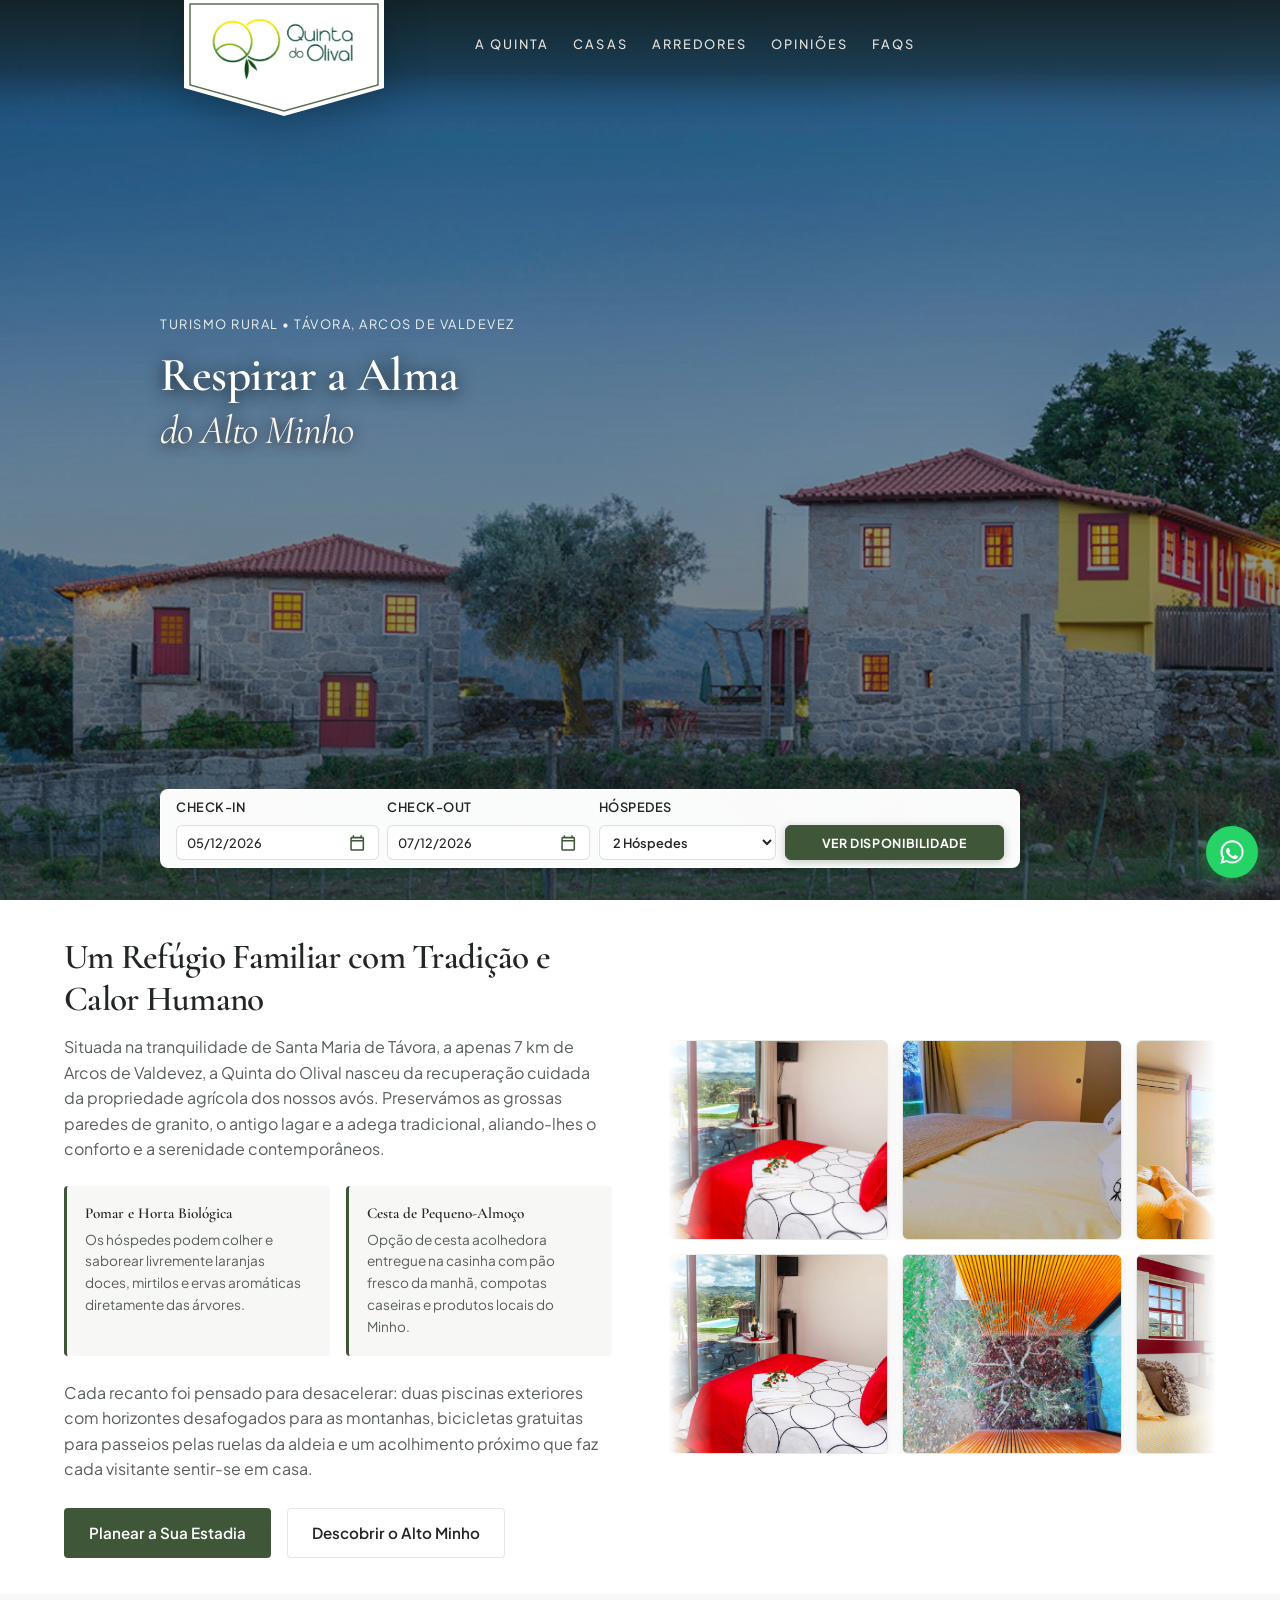
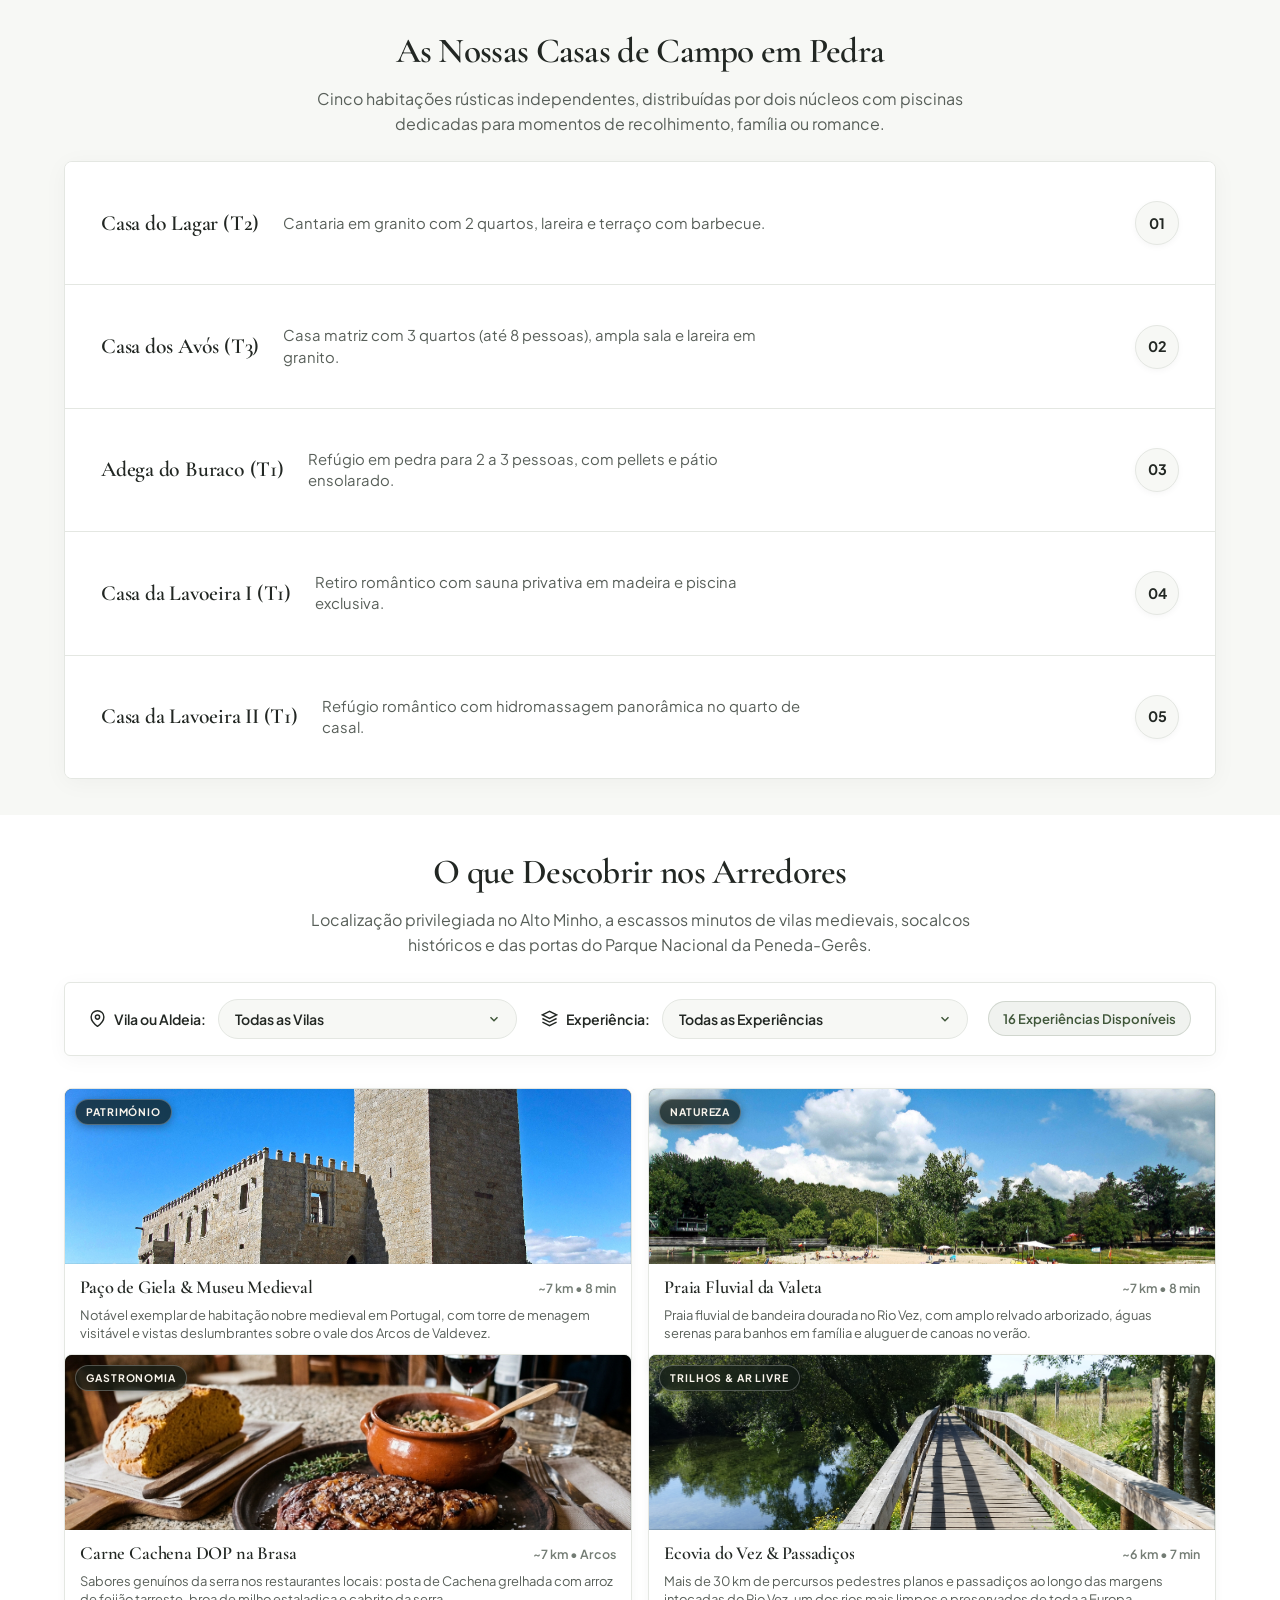
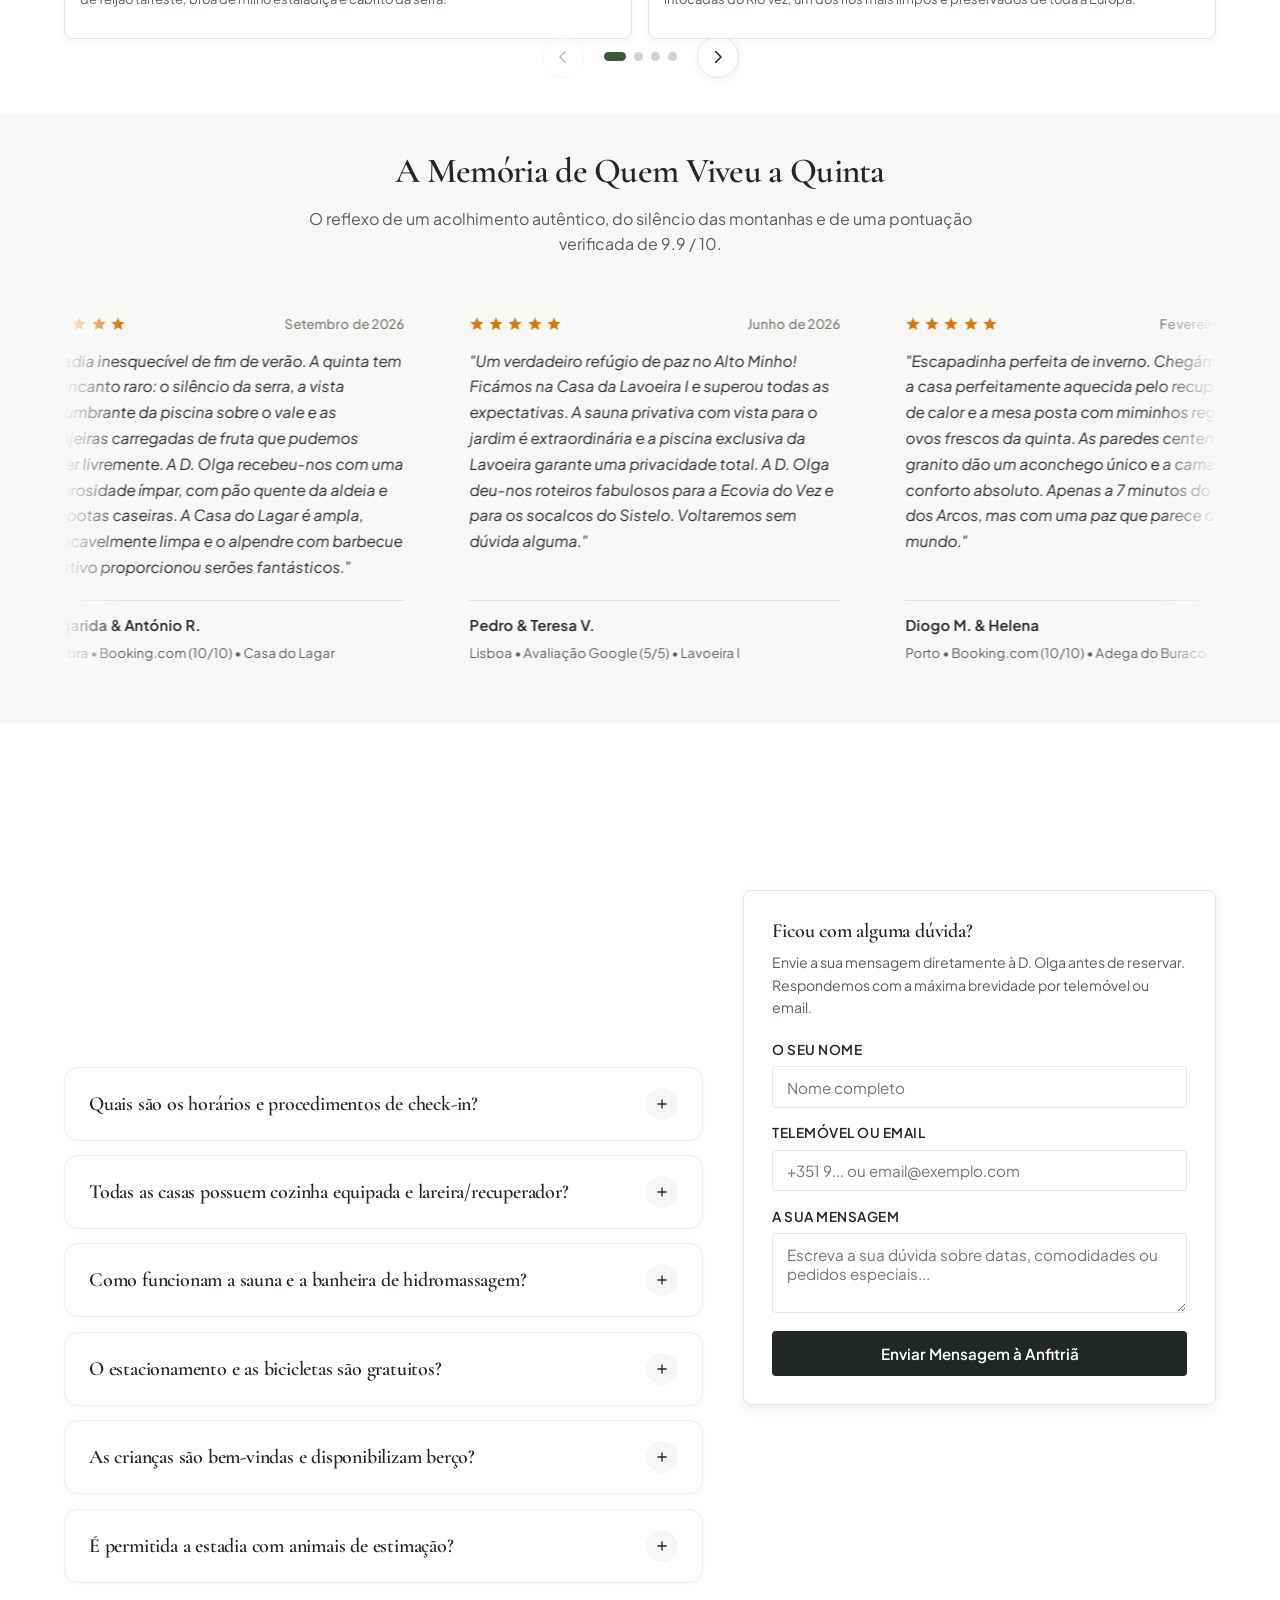
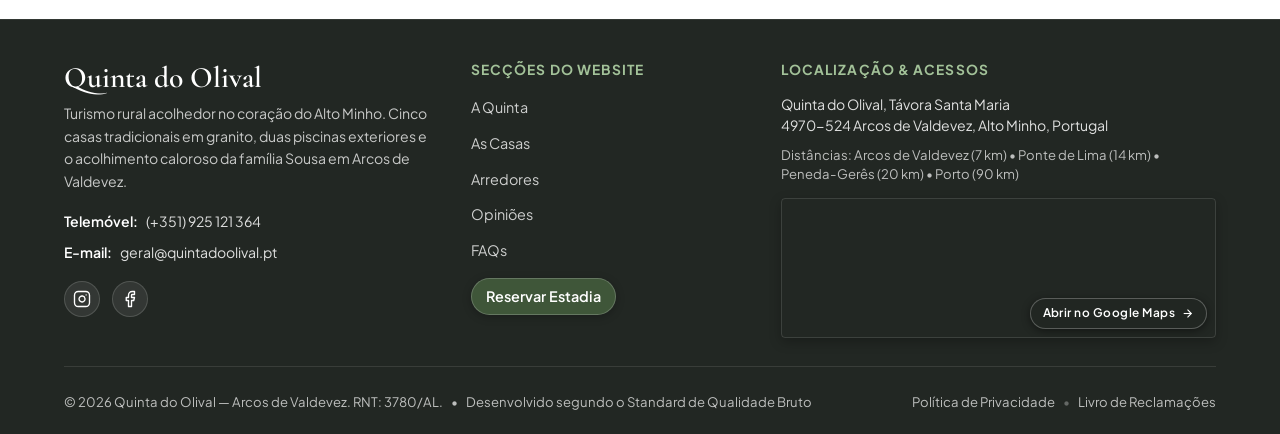
<file: index.html>
<!DOCTYPE html>
<html lang="pt">
<head>
  <meta charset="UTF-8">
  <meta name="viewport" content="width=device-width, initial-scale=1.0">
  <title>Quinta do Olival — Turismo Rural em Arcos de Valdevez | Alto Minho</title>
  <meta name="description" content="Casas de campo em pedra na Quinta do Olival em Távora, Arcos de Valdevez. Duas piscinas, pomar biológico, sauna, hidromassagem e reserva direta garantida.">
  <meta name="keywords" content="Quinta do Olival, turismo rural Arcos de Valdevez, casas de campo Minho, alojamento Peneda-Geres, Tavora Santa Maria, turismo rural com piscina">
  <meta name="robots" content="index, follow">
  <meta property="og:title" content="Quinta do Olival — A Sua Casa de Férias no Alto Minho">
  <meta property="og:description" content="Cinco casas tradicionais em pedra recuperadas no coração do Alto Minho. Duas piscinas, pomar de laranjeiras, horta biológica e silêncio pleno em Arcos de Valdevez.">
  <meta property="og:type" content="website">
  <meta property="og:locale" content="pt_PT">
  <script type="application/ld+json">
  {
    "@context": "https://schema.org",
    "@type": "LodgingBusiness",
    "name": "Quinta do Olival",
    "description": "Turismo rural em Távora (Santa Maria), Arcos de Valdevez. Cinco casas rústicas em granito, duas piscinas exteriores, pomar, horta biológica e reserva direta.",
    "address": {
      "@type": "PostalAddress",
      "streetAddress": "Távora Santa Maria",
      "addressLocality": "Arcos de Valdevez",
      "addressRegion": "Alto Minho, Viana do Castelo",
      "postalCode": "4970-524",
      "addressCountry": "PT"
    },
    "geo": {
      "@type": "GeoCoordinates",
      "latitude": 41.8385,
      "longitude": -8.4552
    },
    "telephone": "+351925121364",
    "email": "geral@quintadoolival.pt",
    "priceRange": "€€",
    "amenityFeature": [
      { "@type": "LocationFeatureSpecification", "name": "Duas Piscinas Exteriores", "value": true },
      { "@type": "LocationFeatureSpecification", "name": "Bicicletas Gratuitas", "value": true },
      { "@type": "LocationFeatureSpecification", "name": "Estacionamento Privado Gratuito", "value": true },
      { "@type": "LocationFeatureSpecification", "name": "Wi-Fi Gratuito", "value": true },
      { "@type": "LocationFeatureSpecification", "name": "Cesta de Pequeno-Almoço Regional", "value": true }
    ]
  }
  </script>
  <link rel="stylesheet" href="css/style.css">
  <link rel="icon" type="image/png" href="assets/icons/favicon_1.png">
  <link rel="preconnect" href="https://fonts.googleapis.com">
  <link rel="preconnect" href="https://fonts.gstatic.com" crossorigin>
  <link href="https://fonts.googleapis.com/css2?family=Cormorant+Garamond:ital,wght@0,400;0,500;0,600;0,700;1,400;1,600&family=Plus+Jakarta+Sans:wght@400;500;600;700&display=swap" rel="stylesheet">
</head>
<body>

  <!-- =========================================================================
       A. NAVEGAÇÃO (Header Dinâmico: Logo Viaja do Hero para o Header no Scroll)
       ========================================================================= -->
  <header class="header header-neptun" id="mainHeader">
    <div class="container hero-inner-align">
      <div class="neptun-header-inner">
        <!-- 1. Esquerda: Aba / Pennant com Logo da Quinta do Olival (Aba sobe no scroll, logo fica no lugar com o header atrás) -->
        <div class="neptun-header-left">
          <div class="neptun-logo-aba" id="neptunLogoAba" aria-hidden="true">
            <svg class="neptun-aba-svg" viewBox="0 0 200 116" preserveAspectRatio="none">
              <!-- Fundo da Aba Suspensa (Tamanho Original) -->
              <polygon points="0,0 200,0 200,88 100,116 0,88" fill="#FFFFFF" />
              <!-- Moldura Interior em Traço Fino (estilo brasão / rótulo tradicional) -->
              <polygon points="6,4 194,4 194,85 100,111 6,85" fill="none" stroke="#3F5639" stroke-width="1.5" stroke-opacity="0.85" />
            </svg>
          </div>
          <a href="index.html" class="neptun-logo-link" aria-label="Quinta do Olival — Página Inicial">
            <img src="assets/logos/logo_bold.png" alt="Quinta do Olival" class="neptun-original-logo">
          </a>
        </div>

        <!-- 2. Centro: Navegação Centralizada -->
        <nav class="neptun-header-center neptun-nav" aria-label="Navegação Principal">
          <ul class="nav-menu">
            <li><a href="#experiencia" class="nav-link">A Quinta</a></li>
            <li><a href="#espaco-casas" class="nav-link">Casas</a></li>
            <li><a href="#arredores" class="nav-link">Arredores</a></li>
            <li><a href="#opinioes" class="nav-link">Opiniões</a></li>
            <li><a href="#faq-duvidas" class="nav-link">FAQs</a></li>
          </ul>
          <div class="mobile-nav-footer">
            <a href="reservas.html" class="mobile-nav-cta">Reservar Agora</a>
            <a href="https://wa.me/351919894459?text=Ol%C3%A1%20D.%20Olga,%20gostaria%20de%20informa%C3%A7%C3%B5es%20sobre%20a%20Quinta%20do%20Olival." target="_blank" rel="noopener noreferrer" class="mobile-nav-contact">
              <svg class="icon-svg-sm" viewBox="0 0 24 24"><path d="M6.62 10.79a15.05 15.05 0 006.59 6.59l2.2-2.2c.27-.27.67-.36 1.02-.24 1.12.37 2.33.57 3.57.57.55 0 1 .45 1 1V20c0 .55-.45 1-1 1-9.39 0-17-7.61-17-17 0-.55.45-1 1-1h3.5c.55 0 1 .45 1 1 0 1.25.2 2.45.57 3.57.11.35.03.74-.25 1.02l-2.2 2.2z"/></svg>
              <span>Falar com D. Olga (+351 919 894 459)</span>
            </a>
            <p class="mobile-nav-locale">Távora • Arcos de Valdevez, Alto Minho</p>
          </div>
        </nav>

        <!-- 3. Direita: Botão Reservar (Mais afastado, surge só quando a barra do Hero desaparecer) + Mobile Menu -->
        <div class="neptun-header-right">
          <a href="reservas.html" class="neptun-book-btn" aria-label="Reservar Estadia">
            <span>Reservar Agora</span>
          </a>

          <button class="mobile-menu-btn" aria-label="Abrir Menu" aria-expanded="false">
            <svg class="icon-svg-lg" viewBox="0 0 24 24"><path d="M3 6h18v2H3V6zm0 5h18v2H3v-2zm0 5h18v2H3v-2z"/></svg>
          </button>
        </div>
      </div>
    </div>
  </header>

  <main>
    <!-- =======================================================================
         B. APRESENTAÇÃO DO ALOJAMENTO (Hero Above the Fold com Barra de Reserva)
         ======================================================================= -->
    <section class="hero" style="background-image: url('assets/images/hero_quinta_casa_olival.jpg?v=dusk_bottom'); background-position: center bottom; background-size: cover; background-repeat: no-repeat;">
      <div class="hero-overlay"></div>
      <div class="container hero-content-wrapper">
        <div class="hero-inner-align">
          <div class="hero-content">
            <span class="hero-tagline">Turismo Rural • Távora, Arcos de Valdevez</span>
            <h1 class="hero-title hero-title-monumental">
              <span class="hero-title-main">Respirar a Alma</span>
              <span class="hero-title-underlined">do Alto Minho</span>
            </h1>
          </div>
        </div>
      </div>

      <!-- Barra Horizontal de Disponibilidade Direta (Integrada na base do Hero) -->
      <div class="container hero-booking-wrapper">
        <div class="hero-inner-align">
          <div class="booking-bar-horizontal">
            <form class="booking-form-horizontal" id="bookingBarForm" action="reservas.html" method="GET">
            <div class="form-group">
              <label for="checkin">Check-in</label>
              <div class="date-input-container">
                <input type="text" id="checkin" name="checkin" class="form-control" placeholder="DD/MM/AAAA" autocomplete="off" required>
                <button type="button" class="date-calendar-btn" aria-label="Escolher data de check-in">
                  <svg class="icon-svg" viewBox="0 0 24 24"><path d="M19 4h-1V2h-2v2H8V2H6v2H5c-1.11 0-1.99.9-1.99 2L3 20a2 2 0 0 0 2 2h14c1.1 0 2-.9 2-2V6c0-1.1-.9-2-2-2zm0 16H5V10h14v10zm0-12H5V6h14v2z"/></svg>
                </button>
              </div>
            </div>
            <div class="form-group">
              <label for="checkout">Check-out</label>
              <div class="date-input-container">
                <input type="text" id="checkout" name="checkout" class="form-control" placeholder="DD/MM/AAAA" autocomplete="off" required>
                <button type="button" class="date-calendar-btn" aria-label="Escolher data de check-out">
                  <svg class="icon-svg" viewBox="0 0 24 24"><path d="M19 4h-1V2h-2v2H8V2H6v2H5c-1.11 0-1.99.9-1.99 2L3 20a2 2 0 0 0 2 2h14c1.1 0 2-.9 2-2V6c0-1.1-.9-2-2-2zm0 16H5V10h14v10zm0-12H5V6h14v2z"/></svg>
                </button>
              </div>
            </div>
            <div class="form-group">
              <label for="guests">Hóspedes</label>
              <select id="guests" name="guests" class="form-control">
                <option value="1 Hóspede">1 Hóspede</option>
                <option value="2 Hóspedes" selected>2 Hóspedes</option>
                <option value="3 Hóspedes">3 Hóspedes</option>
                <option value="4 Hóspedes">4 Hóspedes</option>
                <option value="5+ Hóspedes">5 ou mais Hóspedes</option>
              </select>
            </div>
            <div class="form-group form-group-submit">
              <button type="submit" class="btn btn-primary">Ver Disponibilidade</button>
            </div>
          </form>
        </div>
        </div>
      </div>
    </section>

    <!-- =======================================================================
         C. A QUINTA E A HOSPITALIDADE (História, Pomar Livre e Cesta Regional)
         ======================================================================= -->
    <section id="experiencia" class="section">
      <div class="container">
        <div class="two-cols">
          <div>
            <h2>Um Refúgio Familiar com Tradição e Calor Humano</h2>
            <p>Situada na tranquilidade de Santa Maria de Távora, a apenas 7 km de Arcos de Valdevez, a Quinta do Olival nasceu da recuperação cuidada da propriedade agrícola dos nossos avós. Preservámos as grossas paredes de granito, o antigo lagar e a adega tradicional, aliando-lhes o conforto e a serenidade contemporâneos.</p>
            
            <div style="margin: 1.5rem 0; display: grid; grid-template-columns: 1fr 1fr; gap: 1rem;">
              <div style="background-color: var(--bg-light); padding: 1.15rem; border-radius: var(--border-radius-sm); border-left: 3px solid var(--primary-accent);">
                <h4 style="font-size: 0.95rem; margin-bottom: 0.35rem; color: var(--dark-neutral);">Pomar e Horta Biológica</h4>
                <p style="font-size: 0.85rem; margin: 0; color: var(--text-secondary);">Os hóspedes podem colher e saborear livremente laranjas doces, mirtilos e ervas aromáticas diretamente das árvores.</p>
              </div>
              <div style="background-color: var(--bg-light); padding: 1.15rem; border-radius: var(--border-radius-sm); border-left: 3px solid var(--primary-accent);">
                <h4 style="font-size: 0.95rem; margin-bottom: 0.35rem; color: var(--dark-neutral);">Cesta de Pequeno-Almoço</h4>
                <p style="font-size: 0.85rem; margin: 0; color: var(--text-secondary);">Opção de cesta acolhedora entregue na casinha com pão fresco da manhã, compotas caseiras e produtos locais do Minho.</p>
              </div>
            </div>

            <p>Cada recanto foi pensado para desacelerar: duas piscinas exteriores com horizontes desafogados para as montanhas, bicicletas gratuitas para passeios pelas ruelas da aldeia e um acolhimento próximo que faz cada visitante sentir-se em casa.</p>
            
            <div style="margin-top: 1.6rem; display: flex; gap: 1rem; flex-wrap: wrap;">
              <a href="reservas.html" class="btn btn-primary">Planear a Sua Estadia</a>
              <a href="#arredores" class="btn btn-outline-dark">Descobrir o Alto Minho</a>
            </div>
          </div>

          <!-- Montra Fotográfica em 2 Filas a Rodarem (Padrão Casa Grande) -->
          <div class="showcase-wrap" aria-label="Montra de fotografias da Quinta do Olival">
            <!-- Fila 1: Rotação da Direita para a Esquerda -->
            <div class="showcase-row">
              <div class="showcase-track showcase-track--to-left">
                <div class="showcase-slide"><img src="assets/images/casa_lagar_main.jpg" alt="Casa do Lagar em granito e alpendre" loading="lazy" decoding="async"></div>
                <div class="showcase-slide"><img src="assets/images/interior_quarto.jpg" alt="Quarto de casal com vista para a natureza" loading="lazy" decoding="async"></div>
                <div class="showcase-slide"><img src="assets/images/piscina_panoramica.jpg" alt="Piscina exterior panorâmica com solário" loading="lazy" decoding="async"></div>
                <div class="showcase-slide"><img src="assets/images/interior_sala.jpg" alt="Sala de estar acolhedora e rústica" loading="lazy" decoding="async"></div>
                <div class="showcase-slide"><img src="assets/images/lavoeira_sauna.jpg" alt="Sauna privativa em madeira da Lavoeira" loading="lazy" decoding="async"></div>
                <div class="showcase-slide"><img src="assets/images/quinta_jardim.jpg" alt="Terraço privativo com alpendre e barbecue" loading="lazy" decoding="async"></div>
                <!-- Duplicação para loop contínuo infinito -->
                <div class="showcase-slide" aria-hidden="true"><img src="assets/images/casa_lagar_main.jpg" alt="" loading="lazy" decoding="async"></div>
                <div class="showcase-slide" aria-hidden="true"><img src="assets/images/interior_quarto.jpg" alt="" loading="lazy" decoding="async"></div>
                <div class="showcase-slide" aria-hidden="true"><img src="assets/images/piscina_panoramica.jpg" alt="" loading="lazy" decoding="async"></div>
                <div class="showcase-slide" aria-hidden="true"><img src="assets/images/interior_sala.jpg" alt="" loading="lazy" decoding="async"></div>
                <div class="showcase-slide" aria-hidden="true"><img src="assets/images/lavoeira_sauna.jpg" alt="" loading="lazy" decoding="async"></div>
                <div class="showcase-slide" aria-hidden="true"><img src="assets/images/quinta_jardim.jpg" alt="" loading="lazy" decoding="async"></div>
              </div>
            </div>
            <!-- Fila 2: Rotação da Esquerda para a Direita -->
            <div class="showcase-row">
              <div class="showcase-track showcase-track--to-right">
                <div class="showcase-slide"><img src="assets/images/casa_avos_main.jpg" alt="Casa dos Avós em pedra secular" loading="lazy" decoding="async"></div>
                <div class="showcase-slide"><img src="assets/images/lavoeira_hidro.jpg" alt="Hidromassagem panorâmica da Lavoeira II" loading="lazy" decoding="async"></div>
                <div class="showcase-slide"><img src="assets/images/adega_buraco_main.jpg" alt="Adega do Buraco e pátio ensolarado" loading="lazy" decoding="async"></div>
                <div class="showcase-slide"><img src="assets/images/quinta_pomar.jpg" alt="Pomar de laranjeiras e árvores de fruto" loading="lazy" decoding="async"></div>
                <div class="showcase-slide"><img src="assets/images/real_quinta/DSC_0163.jpg" alt="Recantos floridos da Quinta do Olival" loading="lazy" decoding="async"></div>
                <div class="showcase-slide"><img src="assets/images/real_quinta/1Cabecalho.jpeg" alt="Piscina sobre o vale de Arcos de Valdevez" loading="lazy" decoding="async"></div>
                <!-- Duplicação para loop contínuo infinito -->
                <div class="showcase-slide" aria-hidden="true"><img src="assets/images/casa_avos_main.jpg" alt="" loading="lazy" decoding="async"></div>
                <div class="showcase-slide" aria-hidden="true"><img src="assets/images/lavoeira_hidro.jpg" alt="" loading="lazy" decoding="async"></div>
                <div class="showcase-slide" aria-hidden="true"><img src="assets/images/adega_buraco_main.jpg" alt="" loading="lazy" decoding="async"></div>
                <div class="showcase-slide" aria-hidden="true"><img src="assets/images/quinta_pomar.jpg" alt="" loading="lazy" decoding="async"></div>
                <div class="showcase-slide" aria-hidden="true"><img src="assets/images/real_quinta/DSC_0163.jpg" alt="" loading="lazy" decoding="async"></div>
                <div class="showcase-slide" aria-hidden="true"><img src="assets/images/real_quinta/1Cabecalho.jpeg" alt="" loading="lazy" decoding="async"></div>
              </div>
            </div>
          </div>
        </div>
      </div>
    </section>

    <!-- =======================================================================
         D. AS CASAS DA QUINTA & EXPLORADOR DO ESPAÇO
         (Organização Clara das 5 Habitações e 2 Núcleos de Piscina)
         ======================================================================= -->
    <section id="espaco-casas" class="section section-bg-light">
      <span id="casas" class="section-anchor"></span>
      <div class="container">
        <div class="section-header">
          <h2>As Nossas Casas de Campo em Pedra</h2>
          <p>Cinco habitações rústicas independentes, distribuídas por dois núcleos com piscinas dedicadas para momentos de recolhimento, família ou romance.</p>
        </div>

        <!-- Acordeão em Arquivo (Estilo Hotel Odisej com Gaveta "File" e Carrossel de Imagens) -->
        <div class="houses-file-accordion" id="housesAccordion">

          <!-- Casa 1: Casa do Lagar (T2) -->
          <article class="house-file-item" data-unit="lagar">
            <div class="house-file-header" role="button" aria-expanded="false" tabindex="0">
              <div class="house-file-left">
                <div class="house-file-thumb">
                  <img src="assets/images/lagar_cover.jpg" alt="Casa do Lagar" >
                </div>
                <div class="house-file-text">
                  <h3 class="house-file-title">Casa do Lagar (T2)</h3>
                  <span class="house-file-subtitle">Cantaria em granito com 2 quartos, lareira e terraço com barbecue.</span>
                </div>
              </div>
              <div class="house-file-badge-wrap">
                <span class="house-file-badge" aria-hidden="true">
                  <span class="house-file-num">01</span>
                  <svg class="house-file-arrow" width="18" height="18" viewBox="0 0 24 24" fill="none" stroke="currentColor" stroke-width="2.2" stroke-linecap="round" stroke-linejoin="round"><line x1="5" y1="12" x2="19" y2="12"></line><polyline points="12 5 19 12 12 19"></polyline></svg>
                </span>
              </div>
            </div>

            <!-- Gaveta que abre para baixo ("tipo file") -->
            <div class="house-file-drawer">
              <div class="house-drawer-grid">
                <!-- Coluna Esquerda: Imagem no topo + Destaques em baixo -->
                <div class="house-drawer-col-left">
                  <!-- Carrossel de Imagens (Canto Superior Esquerdo) -->
                  <div class="unit-carousel-wrap" data-carousel="lagar">
                    <div class="unit-carousel-track">
                      <div class="unit-carousel-slide">
                        <img src="assets/images/lagar_1.jpg" alt="Casa do Lagar — Fachada e Escadaria de Granito" >
                      </div>
                      <div class="unit-carousel-slide">
                        <img src="assets/images/lagar_2.jpg" alt="Casa do Lagar — Sala de Estar e Refeições em Open Space" >
                      </div>
                      <div class="unit-carousel-slide">
                        <img src="assets/images/lagar_3.jpg" alt="Casa do Lagar — Quarto de Casal com Vigas de Madeira" >
                      </div>
                      <div class="unit-carousel-slide">
                        <img src="assets/images/lagar_4.jpg" alt="Casa do Lagar — Quarto Twin com Vista para a Serra" >
                      </div>
                    </div>
                    <span class="unit-carousel-badge">Partilha da Piscina Panorâmica</span>
                    <button type="button" class="carousel-arrow-btn carousel-arrow-prev" aria-label="Imagem anterior">
                      <svg width="18" height="18" viewBox="0 0 24 24" fill="none" stroke="currentColor" stroke-width="2.2"><polyline points="15 18 9 12 15 6"></polyline></svg>
                    </button>
                    <button type="button" class="carousel-arrow-btn carousel-arrow-next" aria-label="Próxima imagem">
                      <svg width="18" height="18" viewBox="0 0 24 24" fill="none" stroke="currentColor" stroke-width="2.2"><polyline points="9 18 15 12 9 6"></polyline></svg>
                    </button>
                    <div class="unit-carousel-dots">
                      <button class="carousel-dot active" aria-label="Foto 1"></button>
                      <button class="carousel-dot" aria-label="Foto 2"></button>
                      <button class="carousel-dot" aria-label="Foto 3"></button>
                      <button class="carousel-dot" aria-label="Foto 4"></button>
                    </div>
                  </div>

                  <!-- Highlights & Comodidades (Canto Inferior Esquerdo) -->
                  <div class="house-drawer-highlights">
                    <span class="highlights-heading">Comodidades &amp; Destaques</span>
                    <ul class="house-drawer-features">
                      <li>
                        <svg viewBox="0 0 24 24"><path d="M20 6L9 17l-5-5"/></svg>
                        <span>Cozinha equipada com placa, forno, micro-ondas e café</span>
                      </li>
                      <li>
                        <svg viewBox="0 0 24 24"><path d="M20 6L9 17l-5-5"/></svg>
                        <span>Ar condicionado em todas as divisões e Wi-Fi gratuito</span>
                      </li>
                      <li>
                        <svg viewBox="0 0 24 24"><path d="M20 6L9 17l-5-5"/></svg>
                        <span>Terraço privativo com alpendre e barbecue a carvão</span>
                      </li>
                      <li>
                        <svg viewBox="0 0 24 24"><path d="M20 6L9 17l-5-5"/></svg>
                        <span>Acesso livre à piscina panorâmica, pomar e bicicletas</span>
                      </li>
                    </ul>
                  </div>
                </div>

                <!-- Coluna Direita: Informações e Reserva -->
                <div class="house-drawer-info">
                  <div class="house-drawer-meta">
                    <div class="house-drawer-tags">
                      <span class="house-drawer-tag">Tipologia T2 • Até 4 Hóspedes</span>
                      <span class="house-drawer-nucleo-badge">Núcleo da Piscina Panorâmica</span>
                    </div>
                    <span class="house-drawer-price">Sob Consulta</span>
                  </div>
                  <p class="house-drawer-desc">
                    Erguida sobre as sólidas paredes de granito do antigo lagar da nossa quinta, aliámos a herança rústica a todo o conforto contemporâneo. Preparámos 2 quartos duplos luminosos, sala de estar acolhedora, cozinha completa e alpendre privativo com grelhador para os seus serões minhotos.
                  </p>
                  <div class="house-drawer-nucleo-box">
                    <span class="nucleo-pill">Núcleo da Piscina Panorâmica</span>
                    <p>Partilha a nossa piscina panorâmica com solário e vista para as vinhas apenas com a Casa dos Avós e Adega do Buraco. Ideal para famílias e estadias em grupo.</p>
                  </div>
                  <div class="house-drawer-cta-row">
                    <a href="reservas.html?unit=lagar" class="btn btn-primary">Reservar a Casa do Lagar</a>
                    <span class="house-drawer-guarantee">Confirmação e pagamento seguro no momento</span>
                  </div>
                </div>
              </div>
            </div>
          </article>

          <!-- Casa 2: Casa dos Avós (T3) -->
          <article class="house-file-item" data-unit="avos">
            <div class="house-file-header" role="button" aria-expanded="false" tabindex="0">
              <div class="house-file-left">
                <div class="house-file-thumb">
                  <img src="assets/images/avos_cover.jpg" alt="Casa dos Avós" >
                </div>
                <div class="house-file-text">
                  <h3 class="house-file-title">Casa dos Avós (T3)</h3>
                  <span class="house-file-subtitle">Casa matriz com 3 quartos (até 8 pessoas), ampla sala e lareira em granito.</span>
                </div>
              </div>
              <div class="house-file-badge-wrap">
                <span class="house-file-badge" aria-hidden="true">
                  <span class="house-file-num">02</span>
                  <svg class="house-file-arrow" width="18" height="18" viewBox="0 0 24 24" fill="none" stroke="currentColor" stroke-width="2.2" stroke-linecap="round" stroke-linejoin="round"><line x1="5" y1="12" x2="19" y2="12"></line><polyline points="12 5 19 12 12 19"></polyline></svg>
                </span>
              </div>
            </div>

            <div class="house-file-drawer">
              <div class="house-drawer-grid">
                <!-- Coluna Esquerda: Imagem no topo + Destaques em baixo -->
                <div class="house-drawer-col-left">
                  <!-- Carrossel de Imagens (Canto Superior Esquerdo) -->
                  <div class="unit-carousel-wrap" data-carousel="avos">
                    <div class="unit-carousel-track">
                      <div class="unit-carousel-slide">
                        <img src="assets/images/avos_1.jpg" alt="Casa dos Avós — Pátio Tradicional com Mesa de Pedra sob Oliveira" >
                      </div>
                      <div class="unit-carousel-slide">
                        <img src="assets/images/avos_2.jpg" alt="Casa dos Avós — Suite Principal com Paredes Originais em Pedra" >
                      </div>
                      <div class="unit-carousel-slide">
                        <img src="assets/images/avos_3.jpg" alt="Casa dos Avós — Sala de Convívio Senhorial com Lareira" >
                      </div>
                      <div class="unit-carousel-slide">
                        <img src="assets/images/avos_4.jpg" alt="Casa dos Avós — Sala de Jantar e Cozinha Regional Ampla" >
                      </div>
                    </div>
                    <span class="unit-carousel-badge">Partilha da Piscina Panorâmica</span>
                    <button type="button" class="carousel-arrow-btn carousel-arrow-prev" aria-label="Imagem anterior">
                      <svg width="18" height="18" viewBox="0 0 24 24" fill="none" stroke="currentColor" stroke-width="2.2"><polyline points="15 18 9 12 15 6"></polyline></svg>
                    </button>
                    <button type="button" class="carousel-arrow-btn carousel-arrow-next" aria-label="Próxima imagem">
                      <svg width="18" height="18" viewBox="0 0 24 24" fill="none" stroke="currentColor" stroke-width="2.2"><polyline points="9 18 15 12 9 6"></polyline></svg>
                    </button>
                    <div class="unit-carousel-dots">
                      <button class="carousel-dot active" aria-label="Foto 1"></button>
                      <button class="carousel-dot" aria-label="Foto 2"></button>
                      <button class="carousel-dot" aria-label="Foto 3"></button>
                      <button class="carousel-dot" aria-label="Foto 4"></button>
                    </div>
                  </div>

                  <!-- Highlights & Comodidades (Canto Inferior Esquerdo) -->
                  <div class="house-drawer-highlights">
                    <span class="highlights-heading">Comodidades &amp; Destaques</span>
                    <ul class="house-drawer-features">
                      <li>
                        <svg viewBox="0 0 24 24"><path d="M20 6L9 17l-5-5"/></svg>
                        <span>Monumental lareira tradicional de cantaria na cozinha rústica</span>
                      </li>
                      <li>
                        <svg viewBox="0 0 24 24"><path d="M20 6L9 17l-5-5"/></svg>
                        <span>3 quartos espaçosos e ampla sala de convívio para até 8 pessoas</span>
                      </li>
                      <li>
                        <svg viewBox="0 0 24 24"><path d="M20 6L9 17l-5-5"/></svg>
                        <span>Grande alpendre exterior sob ramada com mesa para refeições</span>
                      </li>
                      <li>
                        <svg viewBox="0 0 24 24"><path d="M20 6L9 17l-5-5"/></svg>
                        <span>Acesso livre à piscina panorâmica, pomar e bicicletas</span>
                      </li>
                    </ul>
                  </div>
                </div>

                <!-- Coluna Direita: Informações e Reserva -->
                <div class="house-drawer-info">
                  <div class="house-drawer-meta">
                    <div class="house-drawer-tags">
                      <span class="house-drawer-tag">Tipologia T3 • Até 6-8 Hóspedes</span>
                      <span class="house-drawer-nucleo-badge">Núcleo da Piscina Panorâmica</span>
                    </div>
                    <span class="house-drawer-price">Sob Consulta</span>
                  </div>
                  <p class="house-drawer-desc">
                    A casa matriz da nossa família, onde outrora nos reuníamos à volta do lume. Preparámos 3 quartos confortáveis, espaçosa sala de convívio, cozinha rústica com lareira tradicional e alpendre com vista para as vinhas para momentos inesquecíveis em família.
                  </p>
                  <div class="house-drawer-nucleo-box">
                    <span class="nucleo-pill">Núcleo da Piscina Panorâmica</span>
                    <p>Partilha a nossa piscina panorâmica com solário e vista para as vinhas apenas com a Casa do Lagar e Adega do Buraco. Perfeita para reuniões familiares e grupos de amigos.</p>
                  </div>
                  <div class="house-drawer-cta-row">
                    <a href="reservas.html?unit=avos" class="btn btn-primary">Reservar a Casa dos Avós</a>
                    <span class="house-drawer-guarantee">Confirmação e pagamento seguro no momento</span>
                  </div>
                </div>
              </div>
            </div>
          </article>

          <!-- Casa 3: Adega do Buraco (T1) -->
          <article class="house-file-item" data-unit="adega">
            <div class="house-file-header" role="button" aria-expanded="false" tabindex="0">
              <div class="house-file-left">
                <div class="house-file-thumb">
                  <img src="assets/images/adega_cover.jpg" alt="Adega do Buraco" >
                </div>
                <div class="house-file-text">
                  <h3 class="house-file-title">Adega do Buraco (T1)</h3>
                  <span class="house-file-subtitle">Refúgio em pedra para 2 a 3 pessoas, com pellets e pátio ensolarado.</span>
                </div>
              </div>
              <div class="house-file-badge-wrap">
                <span class="house-file-badge" aria-hidden="true">
                  <span class="house-file-num">03</span>
                  <svg class="house-file-arrow" width="18" height="18" viewBox="0 0 24 24" fill="none" stroke="currentColor" stroke-width="2.2" stroke-linecap="round" stroke-linejoin="round"><line x1="5" y1="12" x2="19" y2="12"></line><polyline points="12 5 19 12 12 19"></polyline></svg>
                </span>
              </div>
            </div>

            <div class="house-file-drawer">
              <div class="house-drawer-grid">
                <!-- Coluna Esquerda: Imagem no topo + Destaques em baixo -->
                <div class="house-drawer-col-left">
                  <!-- Carrossel de Imagens (Canto Superior Esquerdo) -->
                  <div class="unit-carousel-wrap" data-carousel="adega">
                    <div class="unit-carousel-track">
                      <div class="unit-carousel-slide">
                        <img src="assets/images/adega_1.jpg" alt="Adega do Buraco — Quarto com Janela Panorâmica para a Natureza" >
                      </div>
                      <div class="unit-carousel-slide">
                        <img src="assets/images/adega_2.jpg" alt="Adega do Buraco — Sala Rústica com Lareira Tradicional de Cantaria" >
                      </div>
                      <div class="unit-carousel-slide">
                        <img src="assets/images/adega_3.jpg" alt="Adega do Buraco — Casa de Banho em Pedra Natural" >
                      </div>
                      <div class="unit-carousel-slide">
                        <img src="assets/images/adega_4.jpg" alt="Adega do Buraco — Kitchenette Equipada e Zona de Refeições" >
                      </div>
                    </div>
                    <span class="unit-carousel-badge">Partilha da Piscina Panorâmica</span>
                    <button type="button" class="carousel-arrow-btn carousel-arrow-prev" aria-label="Imagem anterior">
                      <svg width="18" height="18" viewBox="0 0 24 24" fill="none" stroke="currentColor" stroke-width="2.2"><polyline points="15 18 9 12 15 6"></polyline></svg>
                    </button>
                    <button type="button" class="carousel-arrow-btn carousel-arrow-next" aria-label="Próxima imagem">
                      <svg width="18" height="18" viewBox="0 0 24 24" fill="none" stroke="currentColor" stroke-width="2.2"><polyline points="9 18 15 12 9 6"></polyline></svg>
                    </button>
                    <div class="unit-carousel-dots">
                      <button class="carousel-dot active" aria-label="Foto 1"></button>
                      <button class="carousel-dot" aria-label="Foto 2"></button>
                      <button class="carousel-dot" aria-label="Foto 3"></button>
                      <button class="carousel-dot" aria-label="Foto 4"></button>
                    </div>
                  </div>

                  <!-- Highlights & Comodidades (Canto Inferior Esquerdo) -->
                  <div class="house-drawer-highlights">
                    <span class="highlights-heading">Comodidades &amp; Destaques</span>
                    <ul class="house-drawer-features">
                      <li>
                        <svg viewBox="0 0 24 24"><path d="M20 6L9 17l-5-5"/></svg>
                        <span>Recuperador de calor a pellets para serões de outono e inverno</span>
                      </li>
                      <li>
                        <svg viewBox="0 0 24 24"><path d="M20 6L9 17l-5-5"/></svg>
                        <span>Quarto de casal sereno com paredes de granito expostas</span>
                      </li>
                      <li>
                        <svg viewBox="0 0 24 24"><path d="M20 6L9 17l-5-5"/></svg>
                        <span>Kitchenette completa e sala com sofá-cama de apoio</span>
                      </li>
                      <li>
                        <svg viewBox="0 0 24 24"><path d="M20 6L9 17l-5-5"/></svg>
                        <span>Pátio exterior privativo em ambiente campestre sossegado</span>
                      </li>
                    </ul>
                  </div>
                </div>

                <!-- Coluna Direita: Informações e Reserva -->
                <div class="house-drawer-info">
                  <div class="house-drawer-meta">
                    <div class="house-drawer-tags">
                      <span class="house-drawer-tag">Tipologia T1 • Até 2-3 Hóspedes</span>
                      <span class="house-drawer-nucleo-badge">Núcleo da Piscina Panorâmica</span>
                    </div>
                    <span class="house-drawer-price">Sob Consulta</span>
                  </div>
                  <p class="house-drawer-desc">
                    Reconvertida a partir da antiga adega onde os nossos avós pisavam as uvas em lagares de pedra, esta casa térrea respira pura autenticidade. Conta com paredes de cantaria, recuperador a pellets para aconchego nos dias frescos, kitchenette prática e pátio soalheiro com vista para a quinta.
                  </p>
                  <div class="house-drawer-nucleo-box">
                    <span class="nucleo-pill">Núcleo da Piscina Panorâmica</span>
                    <p>Partilha a nossa piscina panorâmica com solário e vista para as vinhas apenas com a Casa do Lagar e Casa dos Avós. Ideal para estadias a dois ou a três.</p>
                  </div>
                  <div class="house-drawer-cta-row">
                    <a href="reservas.html?unit=adega" class="btn btn-primary">Reservar a Adega do Buraco</a>
                    <span class="house-drawer-guarantee">Confirmação e pagamento seguro no momento</span>
                  </div>
                </div>
              </div>
            </div>
          </article>

          <!-- Casa 4: Casa da Lavoeira I (T1) -->
          <article class="house-file-item" data-unit="lavoeira1">
            <div class="house-file-header" role="button" aria-expanded="false" tabindex="0">
              <div class="house-file-left">
                <div class="house-file-thumb">
                  <img src="assets/images/lavoeira1_cover.jpg" alt="Casa da Lavoeira I com Sauna" >
                </div>
                <div class="house-file-text">
                  <h3 class="house-file-title">Casa da Lavoeira I (T1)</h3>
                  <span class="house-file-subtitle">Retiro romântico com sauna privativa em madeira e piscina exclusiva.</span>
                </div>
              </div>
              <div class="house-file-badge-wrap">
                <span class="house-file-badge" aria-hidden="true">
                  <span class="house-file-num">04</span>
                  <svg class="house-file-arrow" width="18" height="18" viewBox="0 0 24 24" fill="none" stroke="currentColor" stroke-width="2.2" stroke-linecap="round" stroke-linejoin="round"><line x1="5" y1="12" x2="19" y2="12"></line><polyline points="12 5 19 12 12 19"></polyline></svg>
                </span>
              </div>
            </div>

            <div class="house-file-drawer">
              <div class="house-drawer-grid">
                <!-- Coluna Esquerda: Imagem no topo + Destaques em baixo -->
                <div class="house-drawer-col-left">
                  <!-- Carrossel de Imagens (Canto Superior Esquerdo) -->
                  <div class="unit-carousel-wrap" data-carousel="lavoeira1">
                    <div class="unit-carousel-track">
                      <div class="unit-carousel-slide">
                        <img src="assets/images/lavoeira1_1.jpg" alt="Casa da Lavoeira I — Fachada Independente em Pedra e Jardim Relvado" >
                      </div>
                      <div class="unit-carousel-slide">
                        <img src="assets/images/lavoeira1_2.jpg" alt="Casa da Lavoeira I — Sauna Privativa em Madeira Nórdica" >
                      </div>
                      <div class="unit-carousel-slide">
                        <img src="assets/images/lavoeira1_3.jpg" alt="Casa da Lavoeira I — Sala de Estar com Salamandra a Lenha" >
                      </div>
                      <div class="unit-carousel-slide">
                        <img src="assets/images/lavoeira1_4.jpg" alt="Casa da Lavoeira I — Quarto de Casal Iluminado e Acolhedor" >
                      </div>
                    </div>
                    <span class="unit-carousel-badge">Piscina Exclusiva da Lavoeira</span>
                    <button type="button" class="carousel-arrow-btn carousel-arrow-prev" aria-label="Imagem anterior">
                      <svg width="18" height="18" viewBox="0 0 24 24" fill="none" stroke="currentColor" stroke-width="2.2"><polyline points="15 18 9 12 15 6"></polyline></svg>
                    </button>
                    <button type="button" class="carousel-arrow-btn carousel-arrow-next" aria-label="Próxima imagem">
                      <svg width="18" height="18" viewBox="0 0 24 24" fill="none" stroke="currentColor" stroke-width="2.2"><polyline points="9 18 15 12 9 6"></polyline></svg>
                    </button>
                    <div class="unit-carousel-dots">
                      <button class="carousel-dot active" aria-label="Foto 1"></button>
                      <button class="carousel-dot" aria-label="Foto 2"></button>
                      <button class="carousel-dot" aria-label="Foto 3"></button>
                      <button class="carousel-dot" aria-label="Foto 4"></button>
                    </div>
                  </div>

                  <!-- Highlights & Comodidades (Canto Inferior Esquerdo) -->
                  <div class="house-drawer-highlights">
                    <span class="highlights-heading">Comodidades &amp; Destaques</span>
                    <ul class="house-drawer-features">
                      <li>
                        <svg viewBox="0 0 24 24"><path d="M20 6L9 17l-5-5"/></svg>
                        <span>Sauna privativa em madeira no interior da própria habitação</span>
                      </li>
                      <li>
                        <svg viewBox="0 0 24 24"><path d="M20 6L9 17l-5-5"/></svg>
                        <span>Piscina secundária do núcleo Lavoeira com relvado intimista</span>
                      </li>
                      <li>
                        <svg viewBox="0 0 24 24"><path d="M20 6L9 17l-5-5"/></svg>
                        <span>Cama de casal confortável com vista serena para a natureza</span>
                      </li>
                      <li>
                        <svg viewBox="0 0 24 24"><path d="M20 6L9 17l-5-5"/></svg>
                        <span>Terraço privativo com espreguiçadeiras e mesa de exterior</span>
                      </li>
                    </ul>
                  </div>
                </div>

                <!-- Coluna Direita: Informações e Reserva -->
                <div class="house-drawer-info">
                  <div class="house-drawer-meta">
                    <div class="house-drawer-tags">
                      <span class="house-drawer-tag">Casais • 1 Quarto • Sauna Privativa</span>
                      <span class="house-drawer-nucleo-badge">Núcleo da Piscina Lavoeira</span>
                    </div>
                    <span class="house-drawer-price">Sob Consulta</span>
                  </div>
                  <p class="house-drawer-desc">
                    Inserida no nosso recanto mais reservado da Lavoeira, concebemos esta casa a pensar em escapadinhas a dois onde o descanso e a revitalização são soberanos. Integra uma sauna privativa envidraçada em madeira e acesso direto a uma piscina exclusiva para este núcleo.
                  </p>
                  <div class="house-drawer-nucleo-box">
                    <span class="nucleo-pill">Núcleo da Piscina Lavoeira</span>
                    <p>Partilha a segunda piscina da nossa quinta com relvado calmo exclusivamente com a Casa da Lavoeira II. Um retiro perfeito para descanso a dois.</p>
                  </div>
                  <div class="house-drawer-cta-row">
                    <a href="reservas.html?unit=lavoeira1" class="btn btn-primary">Reservar a Lavoeira I (Sauna)</a>
                    <span class="house-drawer-guarantee">Confirmação e pagamento seguro no momento</span>
                  </div>
                </div>
              </div>
            </div>
          </article>

          <!-- Casa 5: Casa da Lavoeira II (T1) -->
          <article class="house-file-item" data-unit="lavoeira2">
            <div class="house-file-header" role="button" aria-expanded="false" tabindex="0">
              <div class="house-file-left">
                <div class="house-file-thumb">
                  <img src="assets/images/lavoeira2_cover.jpg" alt="Casa da Lavoeira II com Banheira de Hidromassagem" >
                </div>
                <div class="house-file-text">
                  <h3 class="house-file-title">Casa da Lavoeira II (T1)</h3>
                  <span class="house-file-subtitle">Refúgio romântico com hidromassagem panorâmica no quarto de casal.</span>
                </div>
              </div>
              <div class="house-file-badge-wrap">
                <span class="house-file-badge" aria-hidden="true">
                  <span class="house-file-num">05</span>
                  <svg class="house-file-arrow" width="18" height="18" viewBox="0 0 24 24" fill="none" stroke="currentColor" stroke-width="2.2" stroke-linecap="round" stroke-linejoin="round"><line x1="5" y1="12" x2="19" y2="12"></line><polyline points="12 5 19 12 12 19"></polyline></svg>
                </span>
              </div>
            </div>

            <div class="house-file-drawer">
              <div class="house-drawer-grid">
                <!-- Coluna Esquerda: Imagem no topo + Destaques em baixo -->
                <div class="house-drawer-col-left">
                  <!-- Carrossel de Imagens (Canto Superior Esquerdo) -->
                  <div class="unit-carousel-wrap" data-carousel="lavoeira2">
                    <div class="unit-carousel-track">
                      <div class="unit-carousel-slide">
                        <img src="assets/images/lavoeira2_1.jpg" alt="Casa da Lavoeira II — Banheira de Hidromassagem Redonda Panorâmica" >
                      </div>
                      <div class="unit-carousel-slide">
                        <img src="assets/images/lavoeira2_2.jpg" alt="Casa da Lavoeira II — Quarto Romântico com Vistas Abertas" >
                      </div>
                      <div class="unit-carousel-slide">
                        <img src="assets/images/lavoeira2_3.jpg" alt="Casa da Lavoeira II — Sala de Estar com Lareira em Pedra" >
                      </div>
                      <div class="unit-carousel-slide">
                        <img src="assets/images/lavoeira2_4.jpg" alt="Casa da Lavoeira II — Terraço Exterior com Alpendre Privativo" >
                      </div>
                    </div>
                    <span class="unit-carousel-badge">Piscina Exclusiva da Lavoeira</span>
                    <button type="button" class="carousel-arrow-btn carousel-arrow-prev" aria-label="Imagem anterior">
                      <svg width="18" height="18" viewBox="0 0 24 24" fill="none" stroke="currentColor" stroke-width="2.2"><polyline points="15 18 9 12 15 6"></polyline></svg>
                    </button>
                    <button type="button" class="carousel-arrow-btn carousel-arrow-next" aria-label="Próxima imagem">
                      <svg width="18" height="18" viewBox="0 0 24 24" fill="none" stroke="currentColor" stroke-width="2.2"><polyline points="9 18 15 12 9 6"></polyline></svg>
                    </button>
                    <div class="unit-carousel-dots">
                      <button class="carousel-dot active" aria-label="Foto 1"></button>
                      <button class="carousel-dot" aria-label="Foto 2"></button>
                      <button class="carousel-dot" aria-label="Foto 3"></button>
                      <button class="carousel-dot" aria-label="Foto 4"></button>
                    </div>
                  </div>

                  <!-- Highlights & Comodidades (Canto Inferior Esquerdo) -->
                  <div class="house-drawer-highlights">
                    <span class="highlights-heading">Comodidades &amp; Destaques</span>
                    <ul class="house-drawer-features">
                      <li>
                        <svg viewBox="0 0 24 24"><path d="M20 6L9 17l-5-5"/></svg>
                        <span>Banheira de hidromassagem redonda panorâmica no quarto</span>
                      </li>
                      <li>
                        <svg viewBox="0 0 24 24"><path d="M20 6L9 17l-5-5"/></svg>
                        <span>Cama king-size confortável com iluminação intimista</span>
                      </li>
                      <li>
                        <svg viewBox="0 0 24 24"><path d="M20 6L9 17l-5-5"/></svg>
                        <span>Kitchenette de apoio com cafeteira, frigorífico e minibar</span>
                      </li>
                      <li>
                        <svg viewBox="0 0 24 24"><path d="M20 6L9 17l-5-5"/></svg>
                        <span>Acesso direto aos jardins da Lavoeira e piscina reservada</span>
                      </li>
                    </ul>
                  </div>
                </div>

                <!-- Coluna Direita: Informações e Reserva -->
                <div class="house-drawer-info">
                  <div class="house-drawer-meta">
                    <div class="house-drawer-tags">
                      <span class="house-drawer-tag">Casais • 1 Quarto • Hidromassagem</span>
                      <span class="house-drawer-nucleo-badge">Núcleo da Piscina Lavoeira</span>
                    </div>
                    <span class="house-drawer-price">Sob Consulta</span>
                  </div>
                  <p class="house-drawer-desc">
                    A eleição predileta para celebrações de datas especiais e noites românticas na nossa quinta. O quarto acolhe uma banheira de hidromassagem panorâmica junto à janela envidraçada, proporcionando banhos relaxantes com vista desafogada para os socalcos e para a serra.
                  </p>
                  <div class="house-drawer-nucleo-box">
                    <span class="nucleo-pill">Núcleo da Piscina Lavoeira</span>
                    <p>Partilha a segunda piscina da nossa quinta com relvado calmo exclusivamente com a Casa da Lavoeira I. Perfeita para celebrações a dois e escapadinhas românticas.</p>
                  </div>
                  <div class="house-drawer-cta-row">
                    <a href="reservas.html?unit=lavoeira2" class="btn btn-primary">Reservar a Lavoeira II (Hidromassagem)</a>
                    <span class="house-drawer-guarantee">Confirmação e pagamento seguro no momento</span>
                  </div>
                </div>
              </div>
            </div>
          </article>

        </div>

      </div>
    </section>

    <!-- =======================================================================
         E. O QUE DESCOBRIR NOS ARREDORES (Curadoria por Vilas e Tópicos)
         ======================================================================= -->
    <section id="arredores" class="section">
      <div class="container">
        <div class="section-header">
          <h2>O que Descobrir nos Arredores</h2>
          <p>Localização privilegiada no Alto Minho, a escassos minutos de vilas medievais, socalcos históricos e das portas do Parque Nacional da Peneda-Gerês.</p>
        </div>

        <!-- BARRA DE DUPLO FILTRO: LADO A LADO COM DESIGN EDITORIAL (PADRÃO CASA GRANDE) -->
        <div class="activities-filter-bar">
          <div class="activities-filters-group">
            
            <!-- Seletor 1: Vila / Destino -->
            <div class="filter-dropdown-wrapper">
              <label for="town-filter-select" class="filter-label">
                <svg width="17" height="17" viewBox="0 0 24 24" fill="none" stroke="currentColor" stroke-width="2"><path d="M21 10c0 7-9 13-9 13s-9-6-9-13a9 9 0 0 1 18 0z"></path><circle cx="12" cy="10" r="3"></circle></svg>
                <span>Vila ou Aldeia:</span>
              </label>
              <div class="custom-select-box">
                <select id="town-filter-select" class="guest-select-input" aria-label="Filtrar por vila ou destino">
                  <option value="all" selected>Todas as Vilas</option>
                  <option value="arcos">Arcos de Valdevez</option>
                  <option value="pontedelima">Ponte de Lima</option>
                  <option value="pontedabarca">Ponte da Barca</option>
                  <option value="geres-aldeias">Sistelo &amp; Soajo</option>
                </select>
                <div class="select-chevron" aria-hidden="true">
                  <svg width="14" height="14" viewBox="0 0 24 24" fill="none" stroke="currentColor" stroke-width="2.5"><polyline points="6 9 12 15 18 9"></polyline></svg>
                </div>
              </div>
            </div>

            <!-- Seletor 2: Tipo de Experiência / Categoria -->
            <div class="filter-dropdown-wrapper">
              <label for="category-filter-select" class="filter-label">
                <svg width="17" height="17" viewBox="0 0 24 24" fill="none" stroke="currentColor" stroke-width="2"><polygon points="12 2 2 7 12 12 22 7 12 2"></polygon><polyline points="2 17 12 22 22 17"></polyline><polyline points="2 12 12 17 22 12"></polyline></svg>
                <span>Experiência:</span>
              </label>
              <div class="custom-select-box">
                <select id="category-filter-select" class="guest-select-input" aria-label="Filtrar por categoria de experiência">
                  <option value="all" selected>Todas as Experiências</option>
                  <option value="natureza">Natureza &amp; Trilhos</option>
                  <option value="patrimonio">Património &amp; Cultura</option>
                  <option value="gastronomia">Gastronomia &amp; Vinhos</option>
                </select>
                <div class="select-chevron" aria-hidden="true">
                  <svg width="14" height="14" viewBox="0 0 24 24" fill="none" stroke="currentColor" stroke-width="2.5"><polyline points="6 9 12 15 18 9"></polyline></svg>
                </div>
              </div>
            </div>

          </div>

          <div class="filter-live-status">
            <span class="active-count-badge" id="activities-count-badge">16 Experiências Disponíveis</span>
          </div>
        </div>

        <!-- Grelha de Atividades (No Máximo 2 Linhas Sempre) -->
        <div class="activities-grid" id="activitiesGrid">

          <!-- Linha 1: Cartão Editorial de Apresentação da Vila (Ocupa as 2 Colunas no Topo) -->
          <article class="town-feature-row" id="townFeatureCard" style="display: none;">
            <div class="town-feature-media">
              <img id="townFeatureImg" src="assets/images/town_aerial_arcos.jpg" alt="Vista aérea panorâmica de Arcos de Valdevez" loading="lazy">
            </div>
            <div class="town-feature-content">
              <div class="town-feature-header">
                <div class="town-feature-title-wrap">
                  <span class="town-feature-tag">Destino &amp; Envolvente</span>
                  <h3 class="town-feature-title" id="townFeatureTitle">Arcos de Valdevez</h3>
                </div>
                <div class="town-feature-distance" id="townFeatureDistance">
                  <svg class="icon-svg-sm" viewBox="0 0 24 24"><circle cx="12" cy="12" r="10"/><polyline points="12 6 12 12 16 14"/></svg>
                  <span>~7 km • 8 min</span>
                </div>
              </div>
              <p class="town-feature-desc" id="townFeatureDesc">
                Vila senhorial e berço de Portugal com o histórico Recontro de Valdevez (1140). Destaca-se pelo imponente Paço de Giela, os passadiços e praias fluviais do Rio Vez de águas cristalinas, e a gastronomia de montanha.
              </p>
              <div class="town-highlights-block">
                <span class="town-highlights-label">Destaques</span>
                <div class="town-highlights-list" id="townFeatureHighlights">
                  <div class="town-highlight-item"><span class="highlight-arrow">→</span><span>Paço de Giela</span></div>
                  <div class="town-highlight-item"><span class="highlight-arrow">→</span><span>Rio Vez</span></div>
                  <div class="town-highlight-item"><span class="highlight-arrow">→</span><span>Carne Cachena DOP</span></div>
                  <div class="town-highlight-item"><span class="highlight-arrow">→</span><span>Passadiços do Vez</span></div>
                </div>
              </div>
            </div>
          </article>
          
          <!-- Arcos de Valdevez 1: Paço de Giela (Património) -->
          <article class="activity-card" data-town="arcos" data-category="patrimonio">
            <div class="activity-card-media">
              <img src="assets/images/activity_giela.jpg" alt="Paço de Giela e centro interpretativo medieval" loading="lazy">
              <span class="activity-category-tag">Património</span>
            </div>
            <div class="activity-card-body">
              <div class="activity-card-header">
                <h3 class="activity-title">Paço de Giela &amp; Museu Medieval</h3>
                <span class="activity-distance">~7 km • 8 min</span>
              </div>
              <p class="activity-desc">Notável exemplar de habitação nobre medieval em Portugal, com torre de menagem visitável e vistas deslumbrantes sobre o vale dos Arcos de Valdevez.</p>
              
            </div>
          </article>

          <!-- Arcos de Valdevez 2: Praia Fluvial da Valeta (Natureza) -->
          <article class="activity-card" data-town="arcos" data-category="natureza">
            <div class="activity-card-media">
              <img src="assets/images/activity_valeta.jpg" alt="Praia Fluvial da Valeta em Arcos de Valdevez" loading="lazy">
              <span class="activity-category-tag">Natureza</span>
            </div>
            <div class="activity-card-body">
              <div class="activity-card-header">
                <h3 class="activity-title">Praia Fluvial da Valeta</h3>
                <span class="activity-distance">~7 km • 8 min</span>
              </div>
              <p class="activity-desc">Praia fluvial de bandeira dourada no Rio Vez, com amplo relvado arborizado, águas serenas para banhos em família e aluguer de canoas no verão.</p>
              
            </div>
          </article>

          <!-- Arcos de Valdevez 3: Carne Cachena DOP (Gastronomia) -->
          <article class="activity-card" data-town="arcos" data-category="gastronomia">
            <div class="activity-card-media">
              <img src="assets/images/activity_cachena.jpg" alt="Carne Cachena DOP na brasa com arroz de feijão tarreste" loading="lazy">
              <span class="activity-category-tag">Gastronomia</span>
            </div>
            <div class="activity-card-body">
              <div class="activity-card-header">
                <h3 class="activity-title">Carne Cachena DOP na Brasa</h3>
                <span class="activity-distance">~7 km • Arcos</span>
              </div>
              <p class="activity-desc">Sabores genuínos da serra nos restaurantes locais: posta de Cachena grelhada com arroz de feijão tarreste, broa de milho estaladiça e cabrito da serra.</p>
              
            </div>
          </article>

          <!-- Arcos de Valdevez 4: Ecovia do Vez & Passadiços (Natureza) -->
          <article class="activity-card" data-town="arcos" data-category="natureza">
            <div class="activity-card-media">
              <img src="assets/images/activity_ecoviavez.jpg" alt="Passadiços e Ecovia do Vez em Arcos de Valdevez" loading="lazy">
              <span class="activity-category-tag">Trilhos &amp; Ar Livre</span>
            </div>
            <div class="activity-card-body">
              <div class="activity-card-header">
                <h3 class="activity-title">Ecovia do Vez &amp; Passadiços</h3>
                <span class="activity-distance">~6 km • 7 min</span>
              </div>
              <p class="activity-desc">Mais de 30 km de percursos pedestres planos e passadiços ao longo das margens intocadas do Rio Vez, um dos rios mais limpos e preservados de toda a Europa.</p>
              
            </div>
          </article>

          <!-- Ponte de Lima 1: Ponte Romano-Gótica (Património) -->
          <article class="activity-card" data-town="pontedelima" data-category="patrimonio">
            <div class="activity-card-media">
              <img src="assets/images/activity_pontedelima.jpg" alt="Ponte medieval e centro histórico de Ponte de Lima" loading="lazy">
              <span class="activity-category-tag">Património</span>
            </div>
            <div class="activity-card-body">
              <div class="activity-card-header">
                <h3 class="activity-title">Ponte Medieval de Ponte de Lima</h3>
                <span class="activity-distance">~14 km • 15 min</span>
              </div>
              <p class="activity-desc">A vila mais antiga de Portugal, célebre pela sua ponte romana e gótica sobre o Rio Lima, centro histórico florido, torres medievais e gastronomia solarenga.</p>
              
            </div>
          </article>

          <!-- Ponte de Lima 2: Adegas de Vinho Verde Loureiro (Gastronomia) -->
          <article class="activity-card" data-town="pontedelima" data-category="gastronomia">
            <div class="activity-card-media">
              <img src="assets/images/activity_vinhoverde.jpg" alt="Adegas e vinhas de Loureiro no vale do Lima" loading="lazy">
              <span class="activity-category-tag">Enoturismo</span>
            </div>
            <div class="activity-card-body">
              <div class="activity-card-header">
                <h3 class="activity-title">Adegas de Vinho Verde Loureiro</h3>
                <span class="activity-distance">~12 km • 14 min</span>
              </div>
              <p class="activity-desc">Visitas e provas de néctares aromáticos e frescos da casta Loureiro, rainha das quintas do vale do Lima, harmonizados com petiscos minhotos e enchidos locais.</p>
              
            </div>
          </article>

          <!-- Ponte de Lima 3: Arroz de Sarrabulho Tradicional (Gastronomia) -->
          <article class="activity-card" data-town="pontedelima" data-category="gastronomia">
            <div class="activity-card-media">
              <img src="assets/images/activity_sarrabulho.jpg" alt="Arroz de Sarrabulho tradicional com rojões à moda de Ponte de Lima" loading="lazy">
              <span class="activity-category-tag">Gastronomia</span>
            </div>
            <div class="activity-card-body">
              <div class="activity-card-header">
                <h3 class="activity-title">Arroz de Sarrabulho &amp; Rojões</h3>
                <span class="activity-distance">~14 km • Ponte de Lima</span>
              </div>
              <p class="activity-desc">O ex-líbris da gastronomia limiana: arroz de sarrabulho aromático servido com rojões à minhota, castanhas, farinheira e o genuíno vinho verde tinto da região.</p>
              
            </div>
          </article>

          <!-- Ponte de Lima 4: Lagoas e Reserva de Bertiandos (Natureza) -->
          <article class="activity-card" data-town="pontedelima" data-category="natureza">
            <div class="activity-card-media">
              <img src="assets/images/activity_bertiandos.jpg" alt="Passadiços de madeira na Área Protegida das Lagoas de Bertiandos" loading="lazy">
              <span class="activity-category-tag">Reserva Natural</span>
            </div>
            <div class="activity-card-body">
              <div class="activity-card-header">
                <h3 class="activity-title">Lagoas &amp; Reserva de Bertiandos</h3>
                <span class="activity-distance">~18 km • 18 min</span>
              </div>
              <p class="activity-desc">Área de paisagem protegida com passadiços de madeira sobre lagoas e canaviais, observatórios de aves aquáticas e bosques verdejantes de amieiros e carvalhos.</p>
              
            </div>
          </article>

          <!-- Ponte da Barca 1: Ponte Quinhentista (Património) -->
          <article class="activity-card" data-town="pontedabarca" data-category="patrimonio">
            <div class="activity-card-media">
              <img src="assets/images/activity_pontedabarca.jpg" alt="Ponte histórica de dez arcos de Ponte da Barca" loading="lazy">
              <span class="activity-category-tag">Património</span>
            </div>
            <div class="activity-card-body">
              <div class="activity-card-header">
                <h3 class="activity-title">Ponte Quinhentista de Dez Arcos</h3>
                <span class="activity-distance">~11 km • 12 min</span>
              </div>
              <p class="activity-desc">Majestosa obra de cantaria do século XVI sobre o Rio Lima, outrora passagem de barca medieval de peregrinos, emoldurada pelas montanhas verdejantes.</p>
              
            </div>
          </article>

          <!-- Ponte da Barca 2: Praia Fluvial da Barca & Caiaques (Natureza) -->
          <article class="activity-card" data-town="pontedabarca" data-category="natureza">
            <div class="activity-card-media">
              <img src="assets/images/activity_barca_rio.jpg" alt="Praia fluvial e águas calmas de Ponte da Barca" loading="lazy">
              <span class="activity-category-tag">Natureza &amp; Rio</span>
            </div>
            <div class="activity-card-body">
              <div class="activity-card-header">
                <h3 class="activity-title">Praia Fluvial da Barca &amp; Caiaques</h3>
                <span class="activity-distance">~11 km • 12 min</span>
              </div>
              <p class="activity-desc">Área balnear com relvado arborizado e águas serenas do Rio Lima, com descidas de caiaque e circuitos pedestres ribeirinhos de grande beleza natural.</p>
              
            </div>
          </article>

          <!-- Ponte da Barca 3: Pelourinho & Jardins Ribeirinhos (Património) -->
          <article class="activity-card" data-town="pontedabarca" data-category="patrimonio">
            <div class="activity-card-media">
              <img src="assets/images/activity_pelourinho_barca.jpg" alt="Pelourinho e jardins de Ponte da Barca junto ao rio" loading="lazy">
              <span class="activity-category-tag">Património</span>
            </div>
            <div class="activity-card-body">
              <div class="activity-card-header">
                <h3 class="activity-title">Pelourinho &amp; Jardins Ribeirinhos</h3>
                <span class="activity-distance">~11 km • 12 min</span>
              </div>
              <p class="activity-desc">Monumento manuelino do século XVI erguido junto aos floridos jardins à beira-rio, com esplanadas serenas e praças históricas de calçada portuguesa.</p>
              
            </div>
          </article>

          <!-- Ponte da Barca 4: Posta Barrosã & Vinho Vinhão (Gastronomia) -->
          <article class="activity-card" data-town="pontedabarca" data-category="gastronomia">
            <div class="activity-card-media">
              <img src="assets/images/activity_barrosa_vinhao.jpg" alt="Posta barrosã na brasa com malga de vinho vinhão em Ponte da Barca" loading="lazy">
              <span class="activity-category-tag">Gastronomia</span>
            </div>
            <div class="activity-card-body">
              <div class="activity-card-header">
                <h3 class="activity-title">Posta Barrosã &amp; Vinho Vinhão</h3>
                <span class="activity-distance">~11 km • 12 min</span>
              </div>
              <p class="activity-desc">Cozinha regional minhota nas tabernas tradicionais da vila: posta de carne barrosã na grelha acompanhada pelo genuíno e encorpado Vinho Verde Vinhão.</p>
              
            </div>
          </article>

          <!-- Sistelo & Soajo 1: Sistelo e Socalcos (Natureza) -->
          <article class="activity-card" data-town="geres-aldeias" data-category="natureza">
            <div class="activity-card-media">
              <img src="assets/images/activity_sistelo.jpg" alt="Socalcos verdes e aldeia histórica do Sistelo" loading="lazy">
              <span class="activity-category-tag">Monumento Nacional</span>
            </div>
            <div class="activity-card-body">
              <div class="activity-card-header">
                <h3 class="activity-title">Sistelo ("O Tibete Português")</h3>
                <span class="activity-distance">~23 km • 25 min</span>
              </div>
              <p class="activity-desc">Aldeia classificada como Monumento Nacional, célebre pelos seus impressionantes socalcos agrícolas verdes esculpidos na montanha e pelo Castelo do Visconde.</p>
              
            </div>
          </article>

          <!-- Sistelo & Soajo 2: Espigueiros de Granito do Soajo (Património) -->
          <article class="activity-card" data-town="geres-aldeias" data-category="patrimonio">
            <div class="activity-card-media">
              <img src="assets/images/activity_soajo.jpg" alt="Eira comunitária de espigueiros do Soajo" loading="lazy">
              <span class="activity-category-tag">Aldeia Histórica</span>
            </div>
            <div class="activity-card-body">
              <div class="activity-card-header">
                <h3 class="activity-title">Aldeia do Soajo &amp; Espigueiros</h3>
                <span class="activity-distance">~25 km • 28 min</span>
              </div>
              <p class="activity-desc">Aldeia de montanha milenar do Parque Nacional da Peneda-Gerês, famosa pela sua eira comunitária com 24 espigueiros em granito e poços de água pura.</p>
              
            </div>
          </article>

          <!-- Sistelo & Soajo 3: Porta do Mezio & Peneda-Gerês (Natureza) -->
          <article class="activity-card" data-town="geres-aldeias" data-category="natureza">
            <div class="activity-card-media">
              <img src="assets/images/activity_geres.jpg" alt="Porta do Mezio e Parque Nacional da Peneda-Gerês" loading="lazy">
              <span class="activity-category-tag">Parque Nacional</span>
            </div>
            <div class="activity-card-body">
              <div class="activity-card-header">
                <h3 class="activity-title">Porta do Mezio (Peneda-Gerês)</h3>
                <span class="activity-distance">~20 km • 22 min</span>
              </div>
              <p class="activity-desc">Acesso privilegiado ao único Parque Nacional do país. Ponto de partida para florestas primitivas, aldeias de montanha e observação de cavalos garranos selvagens.</p>
              
            </div>
          </article>

          <!-- Sistelo & Soajo 4: Passadiços do Sistelo & Trilhos (Natureza) -->
          <article class="activity-card" data-town="geres-aldeias" data-category="natureza">
            <div class="activity-card-media">
              <img src="assets/images/activity_passadicos_sistelo.jpg" alt="Passadiços de madeira e trilhos do Sistelo" loading="lazy">
              <span class="activity-category-tag">Trilhos &amp; Passadiços</span>
            </div>
            <div class="activity-card-body">
              <div class="activity-card-header">
                <h3 class="activity-title">Passadiços do Sistelo &amp; Trilhos</h3>
                <span class="activity-distance">~23 km • 25 min</span>
              </div>
              <p class="activity-desc">Percurso cénico por passadiços e pontes de madeira ao longo das margens fluviais, ligando socalcos monumentais e poços de águas cristalinas do Rio Vez.</p>
              
            </div>
          </article>

        </div>

        <!-- Controlos de Paginação com Setas e Bolinhas no Meio (Sem a Palavra Bloco) -->
        <nav class="activities-pagination-controls" id="activitiesPaginationControls" aria-label="Navegação de experiências">
          <button type="button" class="activities-nav-arrow activities-prev-arrow" id="activitiesPrevBtn" aria-label="Página anterior">
            <svg class="nav-arrow-svg" viewBox="0 0 24 24"><path d="M15 19l-7-7 7-7" fill="none" stroke="currentColor" stroke-width="2.2" stroke-linecap="round" stroke-linejoin="round"/></svg>
          </button>
          
          <div class="activities-page-dots" id="activitiesDotsGroup"></div>

          <button type="button" class="activities-nav-arrow activities-next-arrow" id="activitiesNextBtn" aria-label="Página seguinte">
            <svg class="nav-arrow-svg" viewBox="0 0 24 24"><path d="M9 5l7 7-7 7" fill="none" stroke="currentColor" stroke-width="2.2" stroke-linecap="round" stroke-linejoin="round"/></svg>
          </button>
        </nav>

      </div>
    </section>

    <!-- =======================================================================
         F. OPINIÕES DOS HÓSPEDES (Ticker Contínuo com Avaliação 9.9/10)
         ======================================================================= -->
    <section id="opinioes" class="section section-bg-light">
      <div class="container">
        <div class="section-header">
          <h2>A Memória de Quem Viveu a Quinta</h2>
          <p>O reflexo de um acolhimento autêntico, do silêncio das montanhas e de uma pontuação verificada de 9.9 / 10.</p>
        </div>

        <div class="reviews-ticker-wrapper" aria-label="Avaliações dos hóspedes em rotação contínua">
          <div class="reviews-ticker-track">
            <!-- Opinião 1: Setembro de 2026 (Fim de Verão / Piscina, Pomar e Barbecue) -->
            <article class="review-card">
              <div class="review-header">
                <div class="review-stars">
                  <svg class="icon-svg" style="fill: #d97706;" viewBox="0 0 24 24"><path d="M12 17.27L18.18 21l-1.64-7.03L22 9.24l-7.19-.61L12 2 9.19 8.63 2 9.24l5.46 4.73L5.82 21z"/></svg>
                  <svg class="icon-svg" style="fill: #d97706;" viewBox="0 0 24 24"><path d="M12 17.27L18.18 21l-1.64-7.03L22 9.24l-7.19-.61L12 2 9.19 8.63 2 9.24l5.46 4.73L5.82 21z"/></svg>
                  <svg class="icon-svg" style="fill: #d97706;" viewBox="0 0 24 24"><path d="M12 17.27L18.18 21l-1.64-7.03L22 9.24l-7.19-.61L12 2 9.19 8.63 2 9.24l5.46 4.73L5.82 21z"/></svg>
                  <svg class="icon-svg" style="fill: #d97706;" viewBox="0 0 24 24"><path d="M12 17.27L18.18 21l-1.64-7.03L22 9.24l-7.19-.61L12 2 9.19 8.63 2 9.24l5.46 4.73L5.82 21z"/></svg>
                  <svg class="icon-svg" style="fill: #d97706;" viewBox="0 0 24 24"><path d="M12 17.27L18.18 21l-1.64-7.03L22 9.24l-7.19-.61L12 2 9.19 8.63 2 9.24l5.46 4.73L5.82 21z"/></svg>
                </div>
                <span class="review-date">Setembro de 2026</span>
              </div>
              <p class="review-text">"Estadia inesquecível de fim de verão. A quinta tem um encanto raro: o silêncio da serra, a vista deslumbrante da piscina sobre o vale e as laranjeiras carregadas de fruta que pudemos colher livremente. A D. Olga recebeu-nos com uma generosidade ímpar, com pão quente da aldeia e compotas caseiras. A Casa do Lagar é ampla, impecavelmente limpa e o alpendre com barbecue privativo proporcionou serões fantásticos."</p>
              <div class="review-author">
                <div class="review-name">Margarida &amp; António R.</div>
                <div class="review-origin">Coimbra • Booking.com (10/10) • Casa do Lagar</div>
              </div>
            </article>

            <!-- Opinião 2: Junho de 2026 (Primavera / Sauna Privativa e Piscinas) -->
            <article class="review-card">
              <div class="review-header">
                <div class="review-stars">
                  <svg class="icon-svg" style="fill: #d97706;" viewBox="0 0 24 24"><path d="M12 17.27L18.18 21l-1.64-7.03L22 9.24l-7.19-.61L12 2 9.19 8.63 2 9.24l5.46 4.73L5.82 21z"/></svg>
                  <svg class="icon-svg" style="fill: #d97706;" viewBox="0 0 24 24"><path d="M12 17.27L18.18 21l-1.64-7.03L22 9.24l-7.19-.61L12 2 9.19 8.63 2 9.24l5.46 4.73L5.82 21z"/></svg>
                  <svg class="icon-svg" style="fill: #d97706;" viewBox="0 0 24 24"><path d="M12 17.27L18.18 21l-1.64-7.03L22 9.24l-7.19-.61L12 2 9.19 8.63 2 9.24l5.46 4.73L5.82 21z"/></svg>
                  <svg class="icon-svg" style="fill: #d97706;" viewBox="0 0 24 24"><path d="M12 17.27L18.18 21l-1.64-7.03L22 9.24l-7.19-.61L12 2 9.19 8.63 2 9.24l5.46 4.73L5.82 21z"/></svg>
                  <svg class="icon-svg" style="fill: #d97706;" viewBox="0 0 24 24"><path d="M12 17.27L18.18 21l-1.64-7.03L22 9.24l-7.19-.61L12 2 9.19 8.63 2 9.24l5.46 4.73L5.82 21z"/></svg>
                </div>
                <span class="review-date">Junho de 2026</span>
              </div>
              <p class="review-text">"Um verdadeiro refúgio de paz no Alto Minho! Ficámos na Casa da Lavoeira I e superou todas as expectativas. A sauna privativa com vista para o jardim é extraordinária e a piscina exclusiva da Lavoeira garante uma privacidade total. A D. Olga deu-nos roteiros fabulosos para a Ecovia do Vez e para os socalcos do Sistelo. Voltaremos sem dúvida alguma."</p>
              <div class="review-author">
                <div class="review-name">Pedro &amp; Teresa V.</div>
                <div class="review-origin">Lisboa • Avaliação Google (5/5) • Lavoeira I</div>
              </div>
            </article>

            <!-- Opinião 3: Fevereiro de 2026 (Inverno / Lareira e Conforto Térmico) -->
            <article class="review-card">
              <div class="review-header">
                <div class="review-stars">
                  <svg class="icon-svg" style="fill: #d97706;" viewBox="0 0 24 24"><path d="M12 17.27L18.18 21l-1.64-7.03L22 9.24l-7.19-.61L12 2 9.19 8.63 2 9.24l5.46 4.73L5.82 21z"/></svg>
                  <svg class="icon-svg" style="fill: #d97706;" viewBox="0 0 24 24"><path d="M12 17.27L18.18 21l-1.64-7.03L22 9.24l-7.19-.61L12 2 9.19 8.63 2 9.24l5.46 4.73L5.82 21z"/></svg>
                  <svg class="icon-svg" style="fill: #d97706;" viewBox="0 0 24 24"><path d="M12 17.27L18.18 21l-1.64-7.03L22 9.24l-7.19-.61L12 2 9.19 8.63 2 9.24l5.46 4.73L5.82 21z"/></svg>
                  <svg class="icon-svg" style="fill: #d97706;" viewBox="0 0 24 24"><path d="M12 17.27L18.18 21l-1.64-7.03L22 9.24l-7.19-.61L12 2 9.19 8.63 2 9.24l5.46 4.73L5.82 21z"/></svg>
                  <svg class="icon-svg" style="fill: #d97706;" viewBox="0 0 24 24"><path d="M12 17.27L18.18 21l-1.64-7.03L22 9.24l-7.19-.61L12 2 9.19 8.63 2 9.24l5.46 4.73L5.82 21z"/></svg>
                </div>
                <span class="review-date">Fevereiro de 2026</span>
              </div>
              <p class="review-text">"Escapadinha perfeita de inverno. Chegámos com a casa perfeitamente aquecida pelo recuperador de calor e a mesa posta com miminhos regionais e ovos frescos da quinta. As paredes centenárias em granito dão um aconchego único e a cama é de um conforto absoluto. Apenas a 7 minutos do centro dos Arcos, mas com uma paz que parece de outro mundo."</p>
              <div class="review-author">
                <div class="review-name">Diogo M. &amp; Helena</div>
                <div class="review-origin">Porto • Booking.com (10/10) • Adega do Buraco</div>
              </div>
            </article>

            <!-- Opinião 4: Outubro de 2025 (Outono / Pequeno-Almoço e Hospitalidade) -->
            <article class="review-card">
              <div class="review-header">
                <div class="review-stars">
                  <svg class="icon-svg" style="fill: #d97706;" viewBox="0 0 24 24"><path d="M12 17.27L18.18 21l-1.64-7.03L22 9.24l-7.19-.61L12 2 9.19 8.63 2 9.24l5.46 4.73L5.82 21z"/></svg>
                  <svg class="icon-svg" style="fill: #d97706;" viewBox="0 0 24 24"><path d="M12 17.27L18.18 21l-1.64-7.03L22 9.24l-7.19-.61L12 2 9.19 8.63 2 9.24l5.46 4.73L5.82 21z"/></svg>
                  <svg class="icon-svg" style="fill: #d97706;" viewBox="0 0 24 24"><path d="M12 17.27L18.18 21l-1.64-7.03L22 9.24l-7.19-.61L12 2 9.19 8.63 2 9.24l5.46 4.73L5.82 21z"/></svg>
                  <svg class="icon-svg" style="fill: #d97706;" viewBox="0 0 24 24"><path d="M12 17.27L18.18 21l-1.64-7.03L22 9.24l-7.19-.61L12 2 9.19 8.63 2 9.24l5.46 4.73L5.82 21z"/></svg>
                  <svg class="icon-svg" style="fill: #d97706;" viewBox="0 0 24 24"><path d="M12 17.27L18.18 21l-1.64-7.03L22 9.24l-7.19-.61L12 2 9.19 8.63 2 9.24l5.46 4.73L5.82 21z"/></svg>
                </div>
                <span class="review-date">Outubro de 2025</span>
              </div>
              <p class="review-text">"Une expérience exceptionnelle au cœur du Minho! A Casa dos Avós alia a história e a traça rústica minhota a comodidades modernas de grande nível. Cozinha totalmente equipada, lareira acolhedora e uma limpeza exemplar. O cesto de pequeno-almoço com produtos regionais entregue de manhã é um deleite. A hospitalidade da D. Olga faz-nos sentir verdadeiramente em família."</p>
              <div class="review-author">
                <div class="review-name">Carlos &amp; Sophie L.</div>
                <div class="review-origin">França • Booking.com (10/10) • Casa dos Avós</div>
              </div>
            </article>

            <!-- Opinião 5: Março de 2025 (Primavera / Família, Miúdos e Espaço Seguro) -->
            <article class="review-card">
              <div class="review-header">
                <div class="review-stars">
                  <svg class="icon-svg" style="fill: #d97706;" viewBox="0 0 24 24"><path d="M12 17.27L18.18 21l-1.64-7.03L22 9.24l-7.19-.61L12 2 9.19 8.63 2 9.24l5.46 4.73L5.82 21z"/></svg>
                  <svg class="icon-svg" style="fill: #d97706;" viewBox="0 0 24 24"><path d="M12 17.27L18.18 21l-1.64-7.03L22 9.24l-7.19-.61L12 2 9.19 8.63 2 9.24l5.46 4.73L5.82 21z"/></svg>
                  <svg class="icon-svg" style="fill: #d97706;" viewBox="0 0 24 24"><path d="M12 17.27L18.18 21l-1.64-7.03L22 9.24l-7.19-.61L12 2 9.19 8.63 2 9.24l5.46 4.73L5.82 21z"/></svg>
                  <svg class="icon-svg" style="fill: #d97706;" viewBox="0 0 24 24"><path d="M12 17.27L18.18 21l-1.64-7.03L22 9.24l-7.19-.61L12 2 9.19 8.63 2 9.24l5.46 4.73L5.82 21z"/></svg>
                  <svg class="icon-svg" style="fill: #d97706;" viewBox="0 0 24 24"><path d="M12 17.27L18.18 21l-1.64-7.03L22 9.24l-7.19-.61L12 2 9.19 8.63 2 9.24l5.46 4.73L5.82 21z"/></svg>
                </div>
                <span class="review-date">Março de 2025</span>
              </div>
              <p class="review-text">"Férias maravilhosas com crianças. Os miúdos adoraram a liberdade pelo relvado fechado da quinta, o parque infantil e as bicicletas gratuitas para passear pelas ruelas tranquilas de Távora. A D. Olga disponibilizou berço gratuito e teve uma atenção constante com todos nós. Um espaço autêntico, seguro e revigorante."</p>
              <div class="review-author">
                <div class="review-name">Família Barreto</div>
                <div class="review-origin">Braga • Avaliação Google (5/5) • Casa dos Avós</div>
              </div>
            </article>

            <!-- Duplicados aria-hidden para Ticker Infinito Contínuo -->
            <article class="review-card" aria-hidden="true">
              <div class="review-header">
                <div class="review-stars">
                  <svg class="icon-svg" style="fill: #d97706;" viewBox="0 0 24 24"><path d="M12 17.27L18.18 21l-1.64-7.03L22 9.24l-7.19-.61L12 2 9.19 8.63 2 9.24l5.46 4.73L5.82 21z"/></svg>
                  <svg class="icon-svg" style="fill: #d97706;" viewBox="0 0 24 24"><path d="M12 17.27L18.18 21l-1.64-7.03L22 9.24l-7.19-.61L12 2 9.19 8.63 2 9.24l5.46 4.73L5.82 21z"/></svg>
                  <svg class="icon-svg" style="fill: #d97706;" viewBox="0 0 24 24"><path d="M12 17.27L18.18 21l-1.64-7.03L22 9.24l-7.19-.61L12 2 9.19 8.63 2 9.24l5.46 4.73L5.82 21z"/></svg>
                  <svg class="icon-svg" style="fill: #d97706;" viewBox="0 0 24 24"><path d="M12 17.27L18.18 21l-1.64-7.03L22 9.24l-7.19-.61L12 2 9.19 8.63 2 9.24l5.46 4.73L5.82 21z"/></svg>
                  <svg class="icon-svg" style="fill: #d97706;" viewBox="0 0 24 24"><path d="M12 17.27L18.18 21l-1.64-7.03L22 9.24l-7.19-.61L12 2 9.19 8.63 2 9.24l5.46 4.73L5.82 21z"/></svg>
                </div>
                <span class="review-date">Setembro de 2026</span>
              </div>
              <p class="review-text">"Estadia inesquecível de fim de verão. A quinta tem um encanto raro: o silêncio da serra, a vista deslumbrante da piscina sobre o vale e as laranjeiras carregadas de fruta que pudemos colher livremente. A D. Olga recebeu-nos com uma generosidade ímpar, com pão quente da aldeia e compotas caseiras. A Casa do Lagar é ampla, impecavelmente limpa e o alpendre com barbecue privativo proporcionou serões fantásticos."</p>
              <div class="review-author">
                <div class="review-name">Margarida &amp; António R.</div>
                <div class="review-origin">Coimbra • Booking.com (10/10) • Casa do Lagar</div>
              </div>
            </article>

            <article class="review-card" aria-hidden="true">
              <div class="review-header">
                <div class="review-stars">
                  <svg class="icon-svg" style="fill: #d97706;" viewBox="0 0 24 24"><path d="M12 17.27L18.18 21l-1.64-7.03L22 9.24l-7.19-.61L12 2 9.19 8.63 2 9.24l5.46 4.73L5.82 21z"/></svg>
                  <svg class="icon-svg" style="fill: #d97706;" viewBox="0 0 24 24"><path d="M12 17.27L18.18 21l-1.64-7.03L22 9.24l-7.19-.61L12 2 9.19 8.63 2 9.24l5.46 4.73L5.82 21z"/></svg>
                  <svg class="icon-svg" style="fill: #d97706;" viewBox="0 0 24 24"><path d="M12 17.27L18.18 21l-1.64-7.03L22 9.24l-7.19-.61L12 2 9.19 8.63 2 9.24l5.46 4.73L5.82 21z"/></svg>
                  <svg class="icon-svg" style="fill: #d97706;" viewBox="0 0 24 24"><path d="M12 17.27L18.18 21l-1.64-7.03L22 9.24l-7.19-.61L12 2 9.19 8.63 2 9.24l5.46 4.73L5.82 21z"/></svg>
                  <svg class="icon-svg" style="fill: #d97706;" viewBox="0 0 24 24"><path d="M12 17.27L18.18 21l-1.64-7.03L22 9.24l-7.19-.61L12 2 9.19 8.63 2 9.24l5.46 4.73L5.82 21z"/></svg>
                </div>
                <span class="review-date">Junho de 2026</span>
              </div>
              <p class="review-text">"Um verdadeiro refúgio de paz no Alto Minho! Ficámos na Casa da Lavoeira I e superou todas as expectativas. A sauna privativa com vista para o jardim é extraordinária e a piscina exclusiva da Lavoeira garante uma privacidade total. A D. Olga deu-nos roteiros fabulosos para a Ecovia do Vez e para os socalcos do Sistelo. Voltaremos sem dúvida alguma."</p>
              <div class="review-author">
                <div class="review-name">Pedro &amp; Teresa V.</div>
                <div class="review-origin">Lisboa • Avaliação Google (5/5) • Lavoeira I</div>
              </div>
            </article>

            <article class="review-card" aria-hidden="true">
              <div class="review-header">
                <div class="review-stars">
                  <svg class="icon-svg" style="fill: #d97706;" viewBox="0 0 24 24"><path d="M12 17.27L18.18 21l-1.64-7.03L22 9.24l-7.19-.61L12 2 9.19 8.63 2 9.24l5.46 4.73L5.82 21z"/></svg>
                  <svg class="icon-svg" style="fill: #d97706;" viewBox="0 0 24 24"><path d="M12 17.27L18.18 21l-1.64-7.03L22 9.24l-7.19-.61L12 2 9.19 8.63 2 9.24l5.46 4.73L5.82 21z"/></svg>
                  <svg class="icon-svg" style="fill: #d97706;" viewBox="0 0 24 24"><path d="M12 17.27L18.18 21l-1.64-7.03L22 9.24l-7.19-.61L12 2 9.19 8.63 2 9.24l5.46 4.73L5.82 21z"/></svg>
                  <svg class="icon-svg" style="fill: #d97706;" viewBox="0 0 24 24"><path d="M12 17.27L18.18 21l-1.64-7.03L22 9.24l-7.19-.61L12 2 9.19 8.63 2 9.24l5.46 4.73L5.82 21z"/></svg>
                  <svg class="icon-svg" style="fill: #d97706;" viewBox="0 0 24 24"><path d="M12 17.27L18.18 21l-1.64-7.03L22 9.24l-7.19-.61L12 2 9.19 8.63 2 9.24l5.46 4.73L5.82 21z"/></svg>
                </div>
                <span class="review-date">Fevereiro de 2026</span>
              </div>
              <p class="review-text">"Escapadinha perfeita de inverno. Chegámos com a casa perfeitamente aquecida pelo recuperador de calor e a mesa posta com miminhos regionais e ovos frescos da quinta. As paredes centenárias em granito dão um aconchego único e a cama é de um conforto absoluto. Apenas a 7 minutos do centro dos Arcos, mas com uma paz que parece de outro mundo."</p>
              <div class="review-author">
                <div class="review-name">Diogo M. &amp; Helena</div>
                <div class="review-origin">Porto • Booking.com (10/10) • Adega do Buraco</div>
              </div>
            </article>

            <article class="review-card" aria-hidden="true">
              <div class="review-header">
                <div class="review-stars">
                  <svg class="icon-svg" style="fill: #d97706;" viewBox="0 0 24 24"><path d="M12 17.27L18.18 21l-1.64-7.03L22 9.24l-7.19-.61L12 2 9.19 8.63 2 9.24l5.46 4.73L5.82 21z"/></svg>
                  <svg class="icon-svg" style="fill: #d97706;" viewBox="0 0 24 24"><path d="M12 17.27L18.18 21l-1.64-7.03L22 9.24l-7.19-.61L12 2 9.19 8.63 2 9.24l5.46 4.73L5.82 21z"/></svg>
                  <svg class="icon-svg" style="fill: #d97706;" viewBox="0 0 24 24"><path d="M12 17.27L18.18 21l-1.64-7.03L22 9.24l-7.19-.61L12 2 9.19 8.63 2 9.24l5.46 4.73L5.82 21z"/></svg>
                  <svg class="icon-svg" style="fill: #d97706;" viewBox="0 0 24 24"><path d="M12 17.27L18.18 21l-1.64-7.03L22 9.24l-7.19-.61L12 2 9.19 8.63 2 9.24l5.46 4.73L5.82 21z"/></svg>
                  <svg class="icon-svg" style="fill: #d97706;" viewBox="0 0 24 24"><path d="M12 17.27L18.18 21l-1.64-7.03L22 9.24l-7.19-.61L12 2 9.19 8.63 2 9.24l5.46 4.73L5.82 21z"/></svg>
                </div>
                <span class="review-date">Outubro de 2025</span>
              </div>
              <p class="review-text">"Une expérience exceptionnelle au cœur du Minho! A Casa dos Avós alia a história e a traça rústica minhota a comodidades modernas de grande nível. Cozinha totalmente equipada, lareira acolhedora e uma limpeza exemplar. O cesto de pequeno-almoço com produtos regionais entregue de manhã é um deleite. A hospitalidade da D. Olga faz-nos sentir verdadeiramente em família."</p>
              <div class="review-author">
                <div class="review-name">Carlos &amp; Sophie L.</div>
                <div class="review-origin">França • Booking.com (10/10) • Casa dos Avós</div>
              </div>
            </article>

            <article class="review-card" aria-hidden="true">
              <div class="review-header">
                <div class="review-stars">
                  <svg class="icon-svg" style="fill: #d97706;" viewBox="0 0 24 24"><path d="M12 17.27L18.18 21l-1.64-7.03L22 9.24l-7.19-.61L12 2 9.19 8.63 2 9.24l5.46 4.73L5.82 21z"/></svg>
                  <svg class="icon-svg" style="fill: #d97706;" viewBox="0 0 24 24"><path d="M12 17.27L18.18 21l-1.64-7.03L22 9.24l-7.19-.61L12 2 9.19 8.63 2 9.24l5.46 4.73L5.82 21z"/></svg>
                  <svg class="icon-svg" style="fill: #d97706;" viewBox="0 0 24 24"><path d="M12 17.27L18.18 21l-1.64-7.03L22 9.24l-7.19-.61L12 2 9.19 8.63 2 9.24l5.46 4.73L5.82 21z"/></svg>
                  <svg class="icon-svg" style="fill: #d97706;" viewBox="0 0 24 24"><path d="M12 17.27L18.18 21l-1.64-7.03L22 9.24l-7.19-.61L12 2 9.19 8.63 2 9.24l5.46 4.73L5.82 21z"/></svg>
                  <svg class="icon-svg" style="fill: #d97706;" viewBox="0 0 24 24"><path d="M12 17.27L18.18 21l-1.64-7.03L22 9.24l-7.19-.61L12 2 9.19 8.63 2 9.24l5.46 4.73L5.82 21z"/></svg>
                </div>
                <span class="review-date">Março de 2025</span>
              </div>
              <p class="review-text">"Férias maravilhosas com crianças. Os miúdos adoraram a liberdade pelo relvado fechado da quinta, o parque infantil e as bicicletas gratuitas para passear pelas ruelas tranquilas de Távora. A D. Olga disponibilizou berço gratuito e teve uma atenção constante com todos nós. Um espaço autêntico, seguro e revigorante."</p>
              <div class="review-author">
                <div class="review-name">Família Barreto</div>
                <div class="review-origin">Braga • Avaliação Google (5/5) • Casa dos Avós</div>
              </div>
            </article>
          </div>
        </div>
      </div>
    </section>

    <!-- =======================================================================
         G. FAQ E FORMULÁRIO DE DÚVIDAS (Padrão 2 Colunas Obrigatório Sticky)
         ======================================================================= -->
    <section id="faq-duvidas" class="section">
      <span id="faqs" class="section-anchor"></span>
      <div class="container">
        <div class="section-header">
          <h2>Perguntas Frequentes &amp; Contacto</h2>
          <p>Tudo o que precisa de saber para preparar a sua estadia ou falar diretamente connosco antes de reservar.</p>
        </div>

        <div class="faq-duvidas-layout">
          <!-- Coluna Esquerda: Acordeão de FAQs -->
          <div class="faq-accordion-col">
            <!-- FAQ 1 -->
            <div class="faq-item">
              <button class="faq-question" type="button" aria-expanded="false">
                <span class="faq-question-title">Como funciona o pequeno-almoço e a colheita no pomar?</span>
                <span class="faq-icon-wrapper" aria-hidden="true">
                  <svg class="faq-icon-svg" viewBox="0 0 24 24"><path d="M12 5v14M5 12h14" stroke="currentColor" stroke-width="2.2" stroke-linecap="round"/></svg>
                </span>
              </button>
              <div class="faq-answer-wrapper">
                <div class="faq-answer-inner">
                  <div class="faq-answer">
                    <p>Disponibilizamos a opção de cesta de pequeno-almoço regional entregue diretamente na sua casa com pão alentejano fresco, compotas caseiras da quinta, queijo regional e sumos. Adicionalmente, todos os hóspedes são bem-vindos a passear pelo pomar e horta biológica para colher e saborear laranjas doces, mirtilos e ervas aromáticas diretamente do campo.</p>
                  </div>
                </div>
              </div>
            </div>

            <!-- FAQ 2 -->
            <div class="faq-item">
              <button class="faq-question" type="button" aria-expanded="false">
                <span class="faq-question-title">Como estão distribuídas as duas piscinas da propriedade?</span>
                <span class="faq-icon-wrapper" aria-hidden="true">
                  <svg class="faq-icon-svg" viewBox="0 0 24 24"><path d="M12 5v14M5 12h14" stroke="currentColor" stroke-width="2.2" stroke-linecap="round"/></svg>
                </span>
              </button>
              <div class="faq-answer-wrapper">
                <div class="faq-answer-inner">
                  <div class="faq-answer">
                    <p>Para garantir máxima tranquilidade e espaço, a quinta dispõe de duas piscinas exteriores: a <strong>Piscina Panorâmica Principal</strong> serve exclusivamente a Casa dos Avós, a Casa do Lagar e a Casa da Adega do Buraco; a <strong>Piscina da Lavoeira</strong> serve com exclusividade as duas Casas da Lavoeira (I e II), proporcionando um ambiente ainda mais calmo e intimista.</p>
                  </div>
                </div>
              </div>
            </div>

            <!-- FAQ 3 -->
            <div class="faq-item">
              <button class="faq-question" type="button" aria-expanded="false">
                <span class="faq-question-title">Quais são os horários e procedimentos de check-in?</span>
                <span class="faq-icon-wrapper" aria-hidden="true">
                  <svg class="faq-icon-svg" viewBox="0 0 24 24"><path d="M12 5v14M5 12h14" stroke="currentColor" stroke-width="2.2" stroke-linecap="round"/></svg>
                </span>
              </button>
              <div class="faq-answer-wrapper">
                <div class="faq-answer-inner">
                  <div class="faq-answer">
                    <p>O check-in realiza-se a partir das 16h00 e o check-out até às 11h00. Antes da sua chegada, a D. Olga entra em contacto telefónico ou por WhatsApp para acertar os detalhes da receção, garantir que a casa está climatizada e dar as boas-vindas pessoalmente com miminhos da terra.</p>
                  </div>
                </div>
              </div>
            </div>

            <!-- FAQ 4 -->
            <div class="faq-item">
              <button class="faq-question" type="button" aria-expanded="false">
                <span class="faq-question-title">Todas as casas possuem cozinha equipada e lareira/recuperador?</span>
                <span class="faq-icon-wrapper" aria-hidden="true">
                  <svg class="faq-icon-svg" viewBox="0 0 24 24"><path d="M12 5v14M5 12h14" stroke="currentColor" stroke-width="2.2" stroke-linecap="round"/></svg>
                </span>
              </button>
              <div class="faq-answer-wrapper">
                <div class="faq-answer-inner">
                  <div class="faq-answer">
                    <p>Sim. Todas as cinco casas possuem cozinha completa com placa de indução, frigorífico, micro-ondas, torradeira, cafeteira e louças. Quanto ao aquecimento, todas têm ar condicionado e um elemento tradicional de fogo: a Casa dos Avós tem lareira de granito na cozinha, a Adega do Buraco dispõe de recuperador a pellets, e as Casas da Lavoeira I e II têm recuperadores a lenha (com lenha de cortesia incluída).</p>
                  </div>
                </div>
              </div>
            </div>

            <!-- FAQ 5 -->
            <div class="faq-item">
              <button class="faq-question" type="button" aria-expanded="false">
                <span class="faq-question-title">Como funcionam a sauna e a banheira de hidromassagem?</span>
                <span class="faq-icon-wrapper" aria-hidden="true">
                  <svg class="faq-icon-svg" viewBox="0 0 24 24"><path d="M12 5v14M5 12h14" stroke="currentColor" stroke-width="2.2" stroke-linecap="round"/></svg>
                </span>
              </button>
              <div class="faq-answer-wrapper">
                <div class="faq-answer-inner">
                  <div class="faq-answer">
                    <p>São comodidades privativas integradas dentro das próprias habitações: a <strong>Casa da Lavoeira I</strong> conta com uma sauna privativa de uso exclusivo dos seus hóspedes; a <strong>Casa da Lavoeira II</strong> oferece uma banheira de hidromassagem no quarto com vista para a natureza. Estão disponíveis todo o ano sem custo adicional.</p>
                  </div>
                </div>
              </div>
            </div>

            <!-- FAQ 6 -->
            <div class="faq-item">
              <button class="faq-question" type="button" aria-expanded="false">
                <span class="faq-question-title">O estacionamento e as bicicletas são gratuitos?</span>
                <span class="faq-icon-wrapper" aria-hidden="true">
                  <svg class="faq-icon-svg" viewBox="0 0 24 24"><path d="M12 5v14M5 12h14" stroke="currentColor" stroke-width="2.2" stroke-linecap="round"/></svg>
                </span>
              </button>
              <div class="faq-answer-wrapper">
                <div class="faq-answer-inner">
                  <div class="faq-answer">
                    <p>Sim. A propriedade dispõe de estacionamento privativo e fechado gratuito dentro do portão da quinta, mesmo junto às habitações. Colocamos também gratuitamente bicicletas à disposição dos hóspedes para passeios tranquilos pelas ruelas rurais de Távora.</p>
                  </div>
                </div>
              </div>
            </div>

            <!-- FAQ 7: Crianças e Berço (Validado nas Plataformas) -->
            <div class="faq-item">
              <button class="faq-question" type="button" aria-expanded="false">
                <span class="faq-question-title">As crianças são bem-vindas e disponibilizam berço?</span>
                <span class="faq-icon-wrapper" aria-hidden="true">
                  <svg class="faq-icon-svg" viewBox="0 0 24 24"><path d="M12 5v14M5 12h14" stroke="currentColor" stroke-width="2.2" stroke-linecap="round"/></svg>
                </span>
              </button>
              <div class="faq-answer-wrapper">
                <div class="faq-answer-inner">
                  <div class="faq-answer">
                    <p>Sim. Nas nossas casas independentes as famílias com crianças são muito bem-vindas. Disponibilizamos berço gratuito para bebés até aos 2 anos (mediante pedido prévio no momento da reserva), e as crianças podem brincar com tranquilidade no relvado e no parque infantil da propriedade.</p>
                  </div>
                </div>
              </div>
            </div>

            <!-- FAQ 8: Animais de Estimação (Validado nas Plataformas) -->
            <div class="faq-item">
              <button class="faq-question" type="button" aria-expanded="false">
                <span class="faq-question-title">É permitida a estadia com animais de estimação?</span>
                <span class="faq-icon-wrapper" aria-hidden="true">
                  <svg class="faq-icon-svg" viewBox="0 0 24 24"><path d="M12 5v14M5 12h14" stroke="currentColor" stroke-width="2.2" stroke-linecap="round"/></svg>
                </span>
              </button>
              <div class="faq-answer-wrapper">
                <div class="faq-answer-inner">
                  <div class="faq-answer">
                    <p>De forma a assegurar o repouso absoluto, o silêncio e o conforto de todos os hóspedes, por norma não são admitidos animais de estimação. Animais de assistência oficial (cães-guia) são acolhidos nos termos da lei, agradecendo-se aviso prévio para prepararmos a habitação.</p>
                  </div>
                </div>
              </div>
            </div>
          </div>

          <!-- Coluna Direita (Sticky): Formulário de Contacto com a Anfitriã -->
          <div class="faq-form-col">
            <div class="duvidas-form-card">
              <h3 style="font-size: 1.25rem; margin-bottom: 0.5rem; color: var(--dark-neutral);">Ficou com alguma dúvida?</h3>
              <p style="font-size: 0.88rem; color: var(--text-secondary); margin-bottom: 1.25rem;">Envie a sua mensagem diretamente à D. Olga antes de reservar. Respondemos com a máxima brevidade por telemóvel ou email.</p>
              
              <form id="duvidasForm">
                <div class="form-group" style="margin-bottom: 0.9rem;">
                  <label for="duvidaNome" style="font-size: 0.85rem; font-weight: 600;">O Seu Nome</label>
                  <input type="text" id="duvidaNome" class="form-control" placeholder="Nome completo" required>
                </div>
                <div class="form-group" style="margin-bottom: 0.9rem;">
                  <label for="duvidaContacto" style="font-size: 0.85rem; font-weight: 600;">Telemóvel ou Email</label>
                  <input type="text" id="duvidaContacto" class="form-control" placeholder="+351 9... ou email@exemplo.com" required>
                </div>
                <div class="form-group" style="margin-bottom: 1.1rem;">
                  <label for="duvidaMensagem" style="font-size: 0.85rem; font-weight: 600;">A Sua Mensagem</label>
                  <textarea id="duvidaMensagem" rows="3" class="form-control" placeholder="Escreva a sua dúvida sobre datas, comodidades ou pedidos especiais..." required></textarea>
                </div>
                <button type="submit" class="btn btn-dark" style="width: 100%; padding: 0.75rem;">Enviar Mensagem à Anfitriã</button>
                <div id="duvidasResultBox" style="display: none; margin-top: 1rem; font-size: 0.85rem; padding: 0.75rem; border-radius: var(--border-radius-sm);"></div>
              </form>
            </div>
          </div>
        </div>
      </div>
    </section>
  </main>

  <!-- =========================================================================
       H. FOOTER — CONTACTOS, LOCALIZAÇÃO COM MAPA E LEGAL (Standard Casa Grande)
       ========================================================================= -->
  <footer class="site-footer">
    <div class="container">
      <div class="footer-grid">
        
        <!-- Coluna 1: Marca & Contactos (Sem Localização Redundante) -->
        <div class="footer-col">
          <div class="footer-brand-title">Quinta do Olival</div>
          <p class="footer-brand-desc">
            Turismo rural acolhedor no coração do Alto Minho. Cinco casas tradicionais em granito, duas piscinas exteriores e o acolhimento caloroso da família Sousa em Arcos de Valdevez.
          </p>
          <ul class="footer-contacts-list">
            <li class="footer-contact-row">
              <span class="footer-contact-label">Telemóvel:</span>
              <a href="tel:+351925121364" class="footer-contact-val">(+351) 925 121 364</a>
            </li>
            <li class="footer-contact-row">
              <span class="footer-contact-label">E-mail:</span>
              <a href="mailto:geral@quintadoolival.pt" class="footer-contact-val">geral@quintadoolival.pt</a>
            </li>
          </ul>

          <div class="footer-social-icons" aria-label="Redes Sociais Oficiais">
            <a href="https://www.instagram.com/quinta_do_olival/" target="_blank" rel="noopener noreferrer" class="social-icon-btn" aria-label="Instagram da Quinta do Olival" title="Instagram @quinta_do_olival">
              <svg viewBox="0 0 24 24" width="18" height="18" fill="none" stroke="currentColor" stroke-width="1.8" stroke-linecap="round" stroke-linejoin="round">
                <rect x="2" y="2" width="20" height="20" rx="5" ry="5"></rect>
                <path d="M16 11.37A4 4 0 1 1 12.63 8 4 4 0 0 1 16 11.37z"></path>
                <line x1="17.5" y1="6.5" x2="17.51" y2="6.5"></line>
              </svg>
            </a>
            <a href="https://www.facebook.com/quintadoolival" target="_blank" rel="noopener noreferrer" class="social-icon-btn" aria-label="Facebook da Quinta do Olival" title="Facebook Quinta do Olival">
              <svg viewBox="0 0 24 24" width="18" height="18" fill="none" stroke="currentColor" stroke-width="1.8" stroke-linecap="round" stroke-linejoin="round">
                <path d="M18 2h-3a5 5 0 0 0-5 5v3H7v4h3v8h4v-8h3l1-4h-4V7a1 1 0 0 1 1-1h3z"></path>
              </svg>
            </a>
          </div>
        </div>

        <!-- Coluna 2: Secções do Website na Vertical (Visível em ecrãs maiores que tablet) -->
        <div class="footer-col footer-col-nav">
          <h4>Secções do Website</h4>
          <ul class="footer-vertical-nav">
            <li><a href="#experiencia" class="footer-nav-link">A Quinta</a></li>
            <li><a href="#espaco-casas" class="footer-nav-link">As Casas</a></li>
            <li><a href="#arredores" class="footer-nav-link">Arredores</a></li>
            <li><a href="#opinioes" class="footer-nav-link">Opiniões</a></li>
            <li><a href="#faq-duvidas" class="footer-nav-link">FAQs</a></li>
            <li><a href="reservas.html" class="footer-nav-link footer-nav-highlight">Reservar Estadia</a></li>
          </ul>
        </div>

        <!-- Coluna 3: Localização & Mapa Embed com CTA Interno -->
        <div class="footer-col">
          <h4>Localização &amp; Acessos</h4>
          <p class="footer-location-text">
            Quinta do Olival, Távora Santa Maria<br>
            4970-524 Arcos de Valdevez, Alto Minho, Portugal
          </p>
          <p class="footer-distances-line">
            Distâncias: Arcos de Valdevez (7 km) • Ponte de Lima (14 km) • Peneda-Gerês (20 km) • Porto (90 km)
          </p>

          <div class="footer-map-under">
            <iframe
              title="Localização da Quinta do Olival em Arcos de Valdevez"
              src="https://maps.google.com/maps?q=41.8385,-8.4552&z=14&output=embed"
              loading="lazy"
              referrerpolicy="no-referrer-when-downgrade">
            </iframe>
            <a href="https://maps.google.com/maps?q=41.8385,-8.4552" target="_blank" rel="noopener noreferrer" class="footer-map-cta" aria-label="Abrir localização no Google Maps">
              <span>Abrir no Google Maps</span>
              <svg width="13" height="13" viewBox="0 0 24 24" fill="none" stroke="currentColor" stroke-width="2"><line x1="5" y1="12" x2="19" y2="12"/><polyline points="12 5 19 12 12 19"/></svg>
            </a>
          </div>
        </div>

      </div>

      <div class="footer-bottom">
        <div class="footer-bottom-info">
          <span>&copy; 2026 Quinta do Olival — Arcos de Valdevez. RNT: 3780/AL.</span>
          <span class="sep">•</span>
          <span>Desenvolvido segundo o Standard de Qualidade Bruto</span>
        </div>
        <div class="footer-legal-links">
          <a href="#" class="legal-modal-trigger" data-legal="privacy">Política de Privacidade</a>
          <span class="sep">•</span>
          <a href="https://www.livroreclamacoes.pt" target="_blank" rel="noopener noreferrer">Livro de Reclamações</a>
        </div>
      </div>
    </div>
  </footer>

  <!-- Botão Flutuante Discreto WhatsApp (Hospitalidade Pessoal Bruto) -->
  <a href="https://wa.me/351925121364?text=Ol%C3%A1%21%20Gostaria%20de%20consultar%20disponibilidade%20para%20a%20Quinta%20do%20Olival." 
     class="floating-whatsapp-btn" 
     aria-label="Falar com a D. Olga no WhatsApp" 
     target="_blank" 
     rel="noopener noreferrer"
     title="Falar com a D. Olga">
    <svg viewBox="0 0 24 24" width="28" height="28" fill="#FFFFFF">
      <path d="M12.04 2c-5.46 0-9.91 4.45-9.91 9.91 0 1.75.46 3.45 1.32 4.95L2.05 22l5.25-1.38c1.45.79 3.08 1.21 4.74 1.21 5.46 0 9.91-4.45 9.91-9.91 0-2.65-1.03-5.14-2.9-7.01A9.82 9.82 0 0 0 12.04 2zm.01 1.67c2.2 0 4.26.86 5.82 2.42a8.19 8.19 0 0 1 2.41 5.83c0 4.54-3.7 8.24-8.24 8.24-1.44 0-2.85-.38-4.09-1.11l-.29-.17-3.12.82.83-3.04-.19-.31a8.19 8.19 0 0 1-1.26-4.43c0-4.54 3.69-8.25 8.24-8.25zm4.52 11.64c-.25-.13-1.47-.72-1.7-.81-.23-.08-.39-.13-.56.13-.17.25-.64.81-.79.97-.14.17-.29.19-.54.06-.25-.13-1.06-.39-2.02-1.25-.75-.67-1.25-1.49-1.4-1.74-.14-.25-.02-.39.11-.51.11-.11.25-.29.38-.44.13-.14.17-.25.25-.42.08-.17.04-.31-.02-.44-.06-.13-.56-1.35-.77-1.85-.2-.49-.41-.42-.56-.43h-.48c-.17 0-.44.06-.67.31-.23.25-.87.85-.87 2.07 0 1.22.89 2.4 1.01 2.57.13.17 1.75 2.67 4.24 3.75.59.26 1.06.41 1.42.52.6.19 1.14.16 1.57.1.48-.07 1.47-.6 1.68-1.18.21-.58.21-1.07.15-1.18-.06-.11-.23-.17-.48-.3z"/>
    </svg>
  </a>

  <script src="js/main.js"></script>
</body>
</html>
</file>
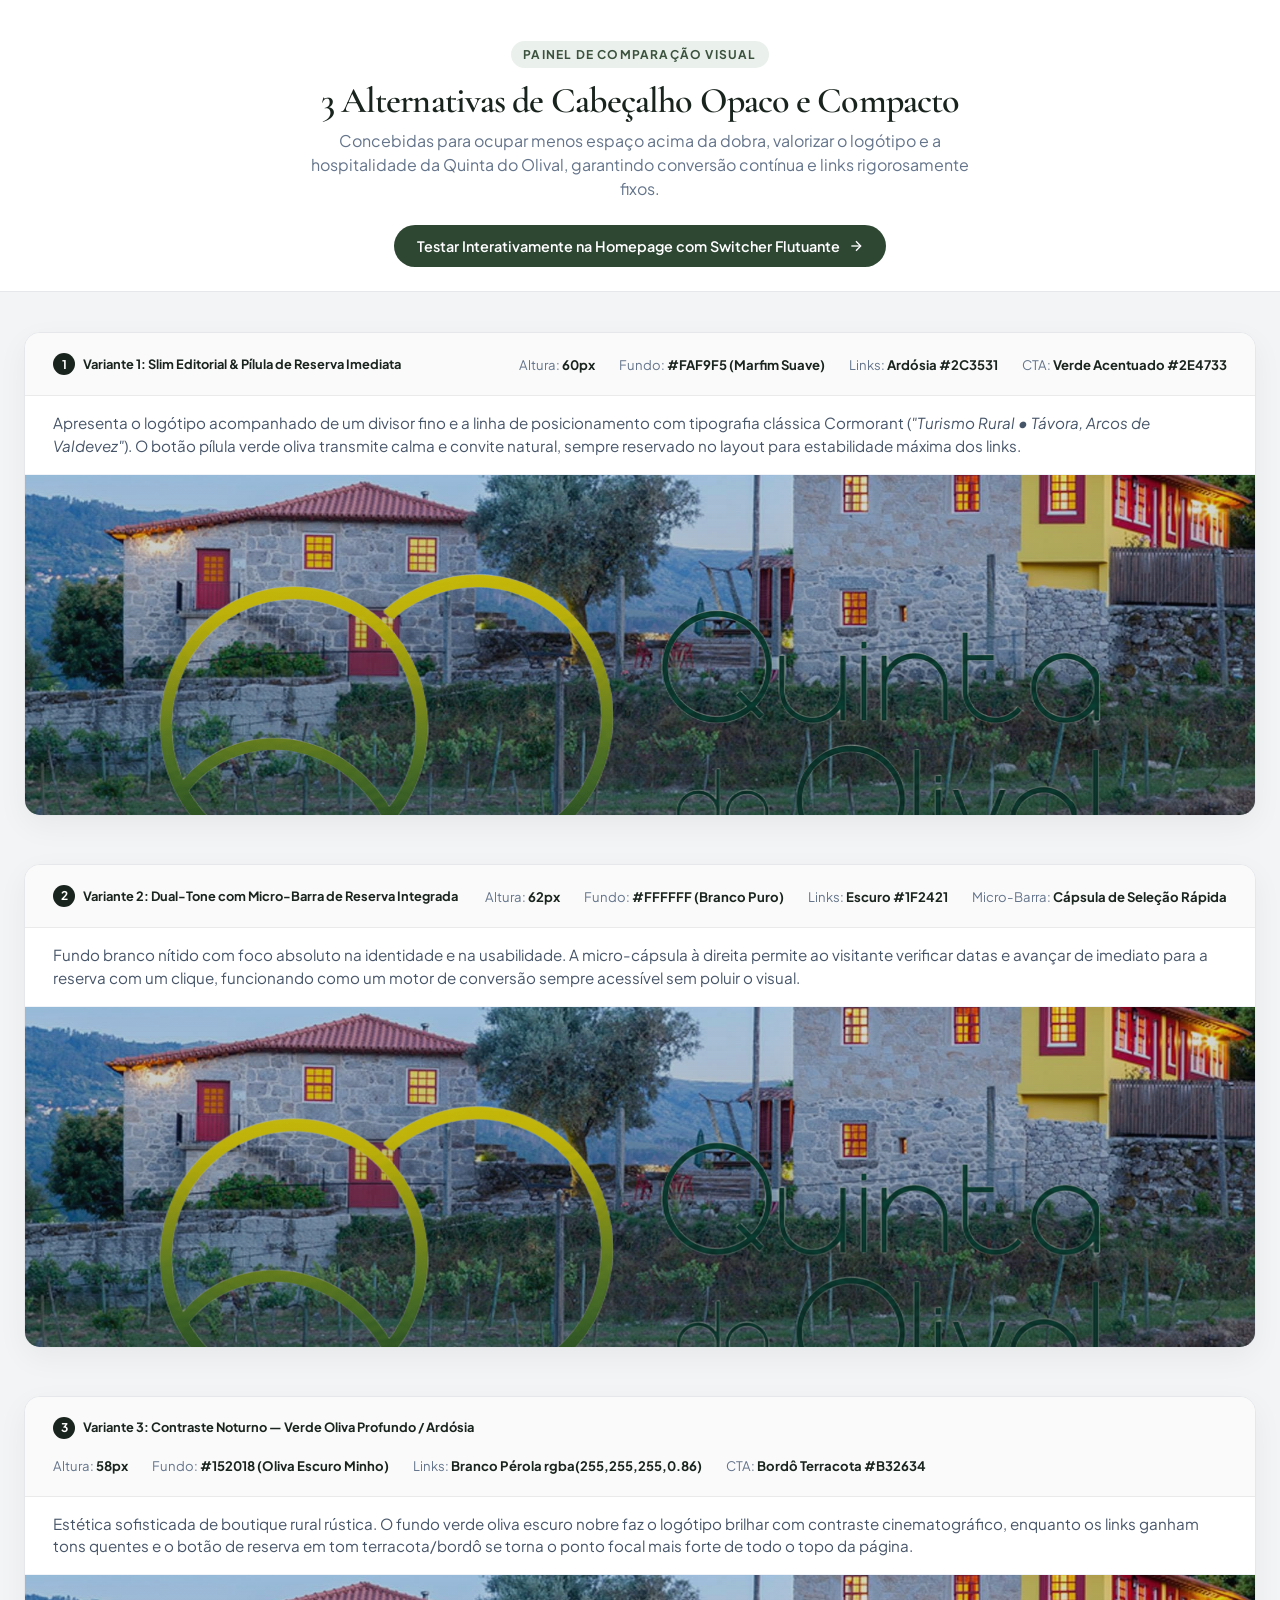
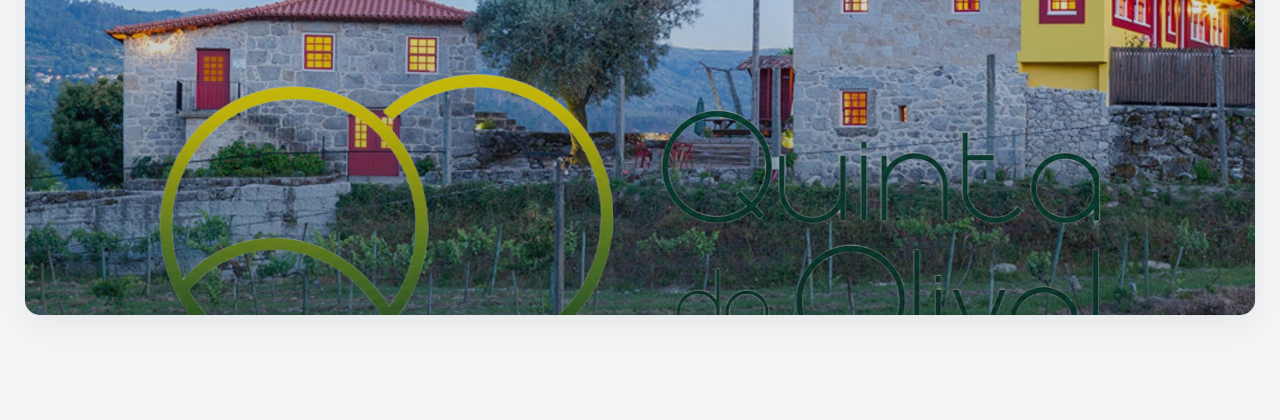
<file: header-preview.html>
<!DOCTYPE html>
<html lang="pt">
<head>
  <meta charset="UTF-8">
  <meta name="viewport" content="width=device-width, initial-scale=1.0">
  <title>Análise Comparativa de Cabeçalhos — Quinta do Olival</title>
  <link rel="stylesheet" href="css/style.css">
  <link rel="preconnect" href="https://fonts.googleapis.com">
  <link rel="preconnect" href="https://fonts.gstatic.com" crossorigin>
  <link href="https://fonts.googleapis.com/css2?family=Cormorant+Garamond:ital,wght@0,400;0,500;0,600;0,700;1,400;1,600&family=Plus+Jakarta+Sans:wght@400;500;600;700&display=swap" rel="stylesheet">
  <style>
    body {
      background-color: #F3F4F6;
      font-family: var(--font-body);
      color: var(--text-primary);
      margin: 0;
      padding: 0;
    }
    .preview-page-header {
      background: #FFFFFF;
      padding: 2.5rem 1.5rem 1.5rem;
      border-bottom: 1px solid #E5E7EB;
      text-align: center;
    }
    .preview-badge {
      display: inline-block;
      font-family: var(--font-nav);
      font-size: 0.75rem;
      font-weight: 700;
      text-transform: uppercase;
      letter-spacing: 0.1em;
      color: #3B533E;
      background: #EAF0EB;
      padding: 4px 12px;
      border-radius: 999px;
      margin-bottom: 0.75rem;
    }
    .preview-title {
      font-family: var(--font-heading);
      font-size: 2.25rem;
      margin: 0 0 0.5rem 0;
      color: #1A241E;
    }
    .preview-subtitle {
      font-size: 1rem;
      color: #64748B;
      max-width: 680px;
      margin: 0 auto 1.5rem auto;
      line-height: 1.5;
    }
    .preview-nav-cta {
      display: inline-flex;
      align-items: center;
      gap: 0.5rem;
      background: #2E4733;
      color: #FFFFFF;
      padding: 0.6rem 1.4rem;
      border-radius: 999px;
      text-decoration: none;
      font-size: 0.9rem;
      font-weight: 600;
      transition: all 0.2s ease;
    }
    .preview-nav-cta:hover {
      background: #223726;
      transform: translateY(-1px);
    }
    .comparison-container {
      max-width: 1400px;
      margin: 2.5rem auto;
      padding: 0 1.5rem 4rem;
      display: flex;
      flex-direction: column;
      gap: 3rem;
    }
    .variant-card {
      background: #FFFFFF;
      border-radius: 16px;
      overflow: hidden;
      box-shadow: 0 10px 30px rgba(0, 0, 0, 0.05);
      border: 1px solid #E5E7EB;
    }
    .variant-card-header {
      padding: 1.25rem 1.75rem;
      background: #FAFAFA;
      border-bottom: 1px solid #EAEAEA;
      display: flex;
      justify-content: space-between;
      align-items: center;
      flex-wrap: wrap;
      gap: 1rem;
    }
    .variant-num-pill {
      font-family: var(--font-nav);
      font-size: 0.8rem;
      font-weight: 700;
      color: #1A241E;
      display: flex;
      align-items: center;
      gap: 8px;
    }
    .variant-num-pill span {
      background: #1A241E;
      color: #FFFFFF;
      width: 22px;
      height: 22px;
      display: inline-flex;
      align-items: center;
      justify-content: center;
      border-radius: 50%;
      font-size: 0.75rem;
    }
    .variant-specs {
      display: flex;
      gap: 1.5rem;
      font-size: 0.82rem;
      color: #64748B;
    }
    .variant-specs strong {
      color: #1A241E;
    }
    .variant-desc {
      padding: 1rem 1.75rem;
      font-size: 0.95rem;
      color: #475569;
      background: #FFFFFF;
      border-bottom: 1px solid #F1F5F9;
      line-height: 1.5;
    }
    .header-viewport-demo {
      position: relative;
      background-image: url('assets/images/hero_quinta_casa_olival.jpg?v=dusk_bottom');
      background-position: center bottom;
      background-size: cover;
      height: 340px;
      display: flex;
      flex-direction: column;
    }
    .header-viewport-demo .hero-overlay {
      position: absolute;
      top: 0;
      left: 0;
      right: 0;
      bottom: 0;
      background: linear-gradient(180deg, rgba(20, 26, 22, 0.15) 0%, rgba(20, 26, 22, 0.45) 100%);
      pointer-events: none;
    }
    .header-viewport-demo .demo-hero-text {
      position: relative;
      z-index: 2;
      margin: auto auto 2.5rem 3rem;
      color: #FFFFFF;
    }
    .demo-hero-text h3 {
      font-family: var(--font-heading);
      font-size: 2rem;
      margin: 0 0 0.5rem 0;
      text-shadow: 0 2px 8px rgba(0,0,0,0.4);
    }
    .demo-hero-text p {
      font-size: 0.9rem;
      margin: 0;
      opacity: 0.9;
    }
  </style>
</head>
<body>

  <div class="preview-page-header">
    <span class="preview-badge">Painel de Comparação Visual</span>
    <h1 class="preview-title">3 Alternativas de Cabeçalho Opaco e Compacto</h1>
    <p class="preview-subtitle">
      Concebidas para ocupar menos espaço acima da dobra, valorizar o logótipo e a hospitalidade da Quinta do Olival, garantindo conversão contínua e links rigorosamente fixos.
    </p>
    <a href="index.html" class="preview-nav-cta">
      <span>Testar Interativamente na Homepage com Switcher Flutuante</span>
      <svg width="16" height="16" viewBox="0 0 24 24" fill="none" stroke="currentColor" stroke-width="2"><line x1="5" y1="12" x2="19" y2="12"/><polyline points="12 5 19 12 12 19"/></svg>
    </a>
  </div>

  <div class="comparison-container">

    <!-- Variante 1 -->
    <div class="variant-card">
      <div class="variant-card-header">
        <div class="variant-num-pill">
          <span>1</span>
          <strong>Variante 1: Slim Editorial &amp; Pílula de Reserva Imediata</strong>
        </div>
        <div class="variant-specs">
          <div>Altura: <strong>60px</strong></div>
          <div>Fundo: <strong>#FAF9F5 (Marfim Suave)</strong></div>
          <div>Links: <strong>Ardósia #2C3531</strong></div>
          <div>CTA: <strong>Verde Acentuado #2E4733</strong></div>
        </div>
      </div>
      <div class="variant-desc">
        Apresenta o logótipo acompanhado de um divisor fino e a linha de posicionamento com tipografia clássica Cormorant (<em>"Turismo Rural • Távora, Arcos de Valdevez"</em>). O botão pílula verde oliva transmite calma e convite natural, sempre reservado no layout para estabilidade máxima dos links.
      </div>
      <div class="header-viewport-demo">
        <div class="hero-overlay"></div>
        <header class="header header-variant-1">
          <div class="container nav-container">
            <div class="brand-group">
              <a href="index.html" class="logo-link">
                <img src="assets/logos/logo.png" alt="Quinta do Olival" class="logo-img">
              </a>
              <div class="brand-tagline-wrap">
                <span class="brand-v-divider"></span>
                <div class="brand-tagline-texts">
                  <span class="brand-sub-title">Turismo Rural</span>
                  <span class="brand-sub-location">Távora, Arcos de Valdevez</span>
                </div>
              </div>
            </div>
            <div class="nav-right-area">
              <ul class="nav-menu">
                <li><a href="#experiencia" class="nav-link">A Quinta</a></li>
                <li><a href="#espaco-casas" class="nav-link">Casas</a></li>
                <li><a href="#arredores" class="nav-link">Arredores</a></li>
                <li><a href="#opinioes" class="nav-link">Opiniões</a></li>
                <li><a href="#faq-duvidas" class="nav-link">FAQs</a></li>
              </ul>
              <div class="header-action-zone">
                <a href="reservas.html" class="v1-pill-cta">
                  <svg class="icon-svg-sm" viewBox="0 0 24 24" fill="none" stroke="currentColor" stroke-width="2"><path d="M19 4h-1V2h-2v2H8V2H6v2H5c-1.11 0-1.99.9-1.99 2L3 20a2 2 0 0 0 2 2h14c1.1 0 2-.9 2-2V6c0-1.1-.9-2-2-2zm0 16H5V10h14v10z"/></svg>
                  <span>Reservar Estadia</span>
                </a>
              </div>
            </div>
          </div>
        </header>
        <div class="demo-hero-text">
          <h3>O Silêncio e a Alma do Alto Minho</h3>
          <p>Vista com cabeçalho compacto de 60px sobre a dobra inicial</p>
        </div>
      </div>
    </div>

    <!-- Variante 2 -->
    <div class="variant-card">
      <div class="variant-card-header">
        <div class="variant-num-pill">
          <span>2</span>
          <strong>Variante 2: Dual-Tone com Micro-Barra de Reserva Integrada</strong>
        </div>
        <div class="variant-specs">
          <div>Altura: <strong>62px</strong></div>
          <div>Fundo: <strong>#FFFFFF (Branco Puro)</strong></div>
          <div>Links: <strong>Escuro #1F2421</strong></div>
          <div>Micro-Barra: <strong>Cápsula de Seleção Rápida</strong></div>
        </div>
      </div>
      <div class="variant-desc">
        Fundo branco nítido com foco absoluto na identidade e na usabilidade. A micro-cápsula à direita permite ao visitante verificar datas e avançar de imediato para a reserva com um clique, funcionando como um motor de conversão sempre acessível sem poluir o visual.
      </div>
      <div class="header-viewport-demo">
        <div class="hero-overlay"></div>
        <header class="header header-variant-2">
          <div class="container nav-container">
            <div class="brand-group">
              <a href="index.html" class="logo-link">
                <img src="assets/logos/logo.png" alt="Quinta do Olival" class="logo-img">
              </a>
              <div class="brand-tagline-wrap">
                <span class="brand-v-divider"></span>
                <div class="brand-tagline-texts">
                  <span class="brand-sub-title">Acolhimento Familiar</span>
                  <span class="brand-sub-location">Arcos de Valdevez</span>
                </div>
              </div>
            </div>
            <div class="nav-right-area">
              <ul class="nav-menu">
                <li><a href="#experiencia" class="nav-link">A Quinta</a></li>
                <li><a href="#espaco-casas" class="nav-link">Casas</a></li>
                <li><a href="#arredores" class="nav-link">Arredores</a></li>
                <li><a href="#opinioes" class="nav-link">Opiniões</a></li>
                <li><a href="#faq-duvidas" class="nav-link">FAQs</a></li>
              </ul>
              <div class="header-action-zone">
                <div class="v2-micro-booking">
                  <a href="reservas.html" class="v2-dates-btn">
                    <svg class="icon-svg-sm" viewBox="0 0 24 24" fill="none" stroke="currentColor" stroke-width="2"><circle cx="12" cy="12" r="10"/><polyline points="12 6 12 12 16 14"/></svg>
                    <span>Verificar Datas</span>
                  </a>
                  <a href="reservas.html" class="v2-submit-btn">Reservar</a>
                </div>
              </div>
            </div>
          </div>
        </header>
        <div class="demo-hero-text">
          <h3>O Silêncio e a Alma do Alto Minho</h3>
          <p>Vista com cabeçalho limpo e cápsula direta de reservas</p>
        </div>
      </div>
    </div>

    <!-- Variante 3 -->
    <div class="variant-card">
      <div class="variant-card-header">
        <div class="variant-num-pill">
          <span>3</span>
          <strong>Variante 3: Contraste Noturno — Verde Oliva Profundo / Ardósia</strong>
        </div>
        <div class="variant-specs">
          <div>Altura: <strong>58px</strong></div>
          <div>Fundo: <strong>#152018 (Oliva Escuro Minho)</strong></div>
          <div>Links: <strong>Branco Pérola rgba(255,255,255,0.86)</strong></div>
          <div>CTA: <strong>Bordô Terracota #B32634</strong></div>
        </div>
      </div>
      <div class="variant-desc">
        Estética sofisticada de boutique rural rústica. O fundo verde oliva escuro nobre faz o logótipo brilhar com contraste cinematográfico, enquanto os links ganham tons quentes e o botão de reserva em tom terracota/bordô se torna o ponto focal mais forte de todo o topo da página.
      </div>
      <div class="header-viewport-demo">
        <div class="hero-overlay"></div>
        <header class="header header-variant-3">
          <div class="container nav-container">
            <div class="brand-group">
              <a href="index.html" class="logo-link">
                <img src="assets/logos/logo.png" alt="Quinta do Olival" class="logo-img">
              </a>
              <div class="brand-tagline-wrap">
                <span class="brand-v-divider"></span>
                <div class="brand-tagline-texts">
                  <span class="brand-sub-title">Casas Rurais de Granito</span>
                  <span class="brand-sub-location">Távora, Arcos de Valdevez</span>
                </div>
              </div>
            </div>
            <div class="nav-right-area">
              <ul class="nav-menu">
                <li><a href="#experiencia" class="nav-link">A Quinta</a></li>
                <li><a href="#espaco-casas" class="nav-link">Casas</a></li>
                <li><a href="#arredores" class="nav-link">Arredores</a></li>
                <li><a href="#opinioes" class="nav-link">Opiniões</a></li>
                <li><a href="#faq-duvidas" class="nav-link">FAQs</a></li>
              </ul>
              <div class="header-action-zone">
                <a href="reservas.html" class="v3-noturno-cta">
                  <span>Reservar Estadia</span>
                  <svg class="icon-svg-sm" viewBox="0 0 24 24" fill="none" stroke="currentColor" stroke-width="2"><line x1="5" y1="12" x2="19" y2="12"/><polyline points="12 5 19 12 12 19"/></svg>
                </a>
              </div>
            </div>
          </div>
        </header>
        <div class="demo-hero-text">
          <h3>O Silêncio e a Alma do Alto Minho</h3>
          <p>Vista com moldura escura sofisticada de alto contraste</p>
        </div>
      </div>
    </div>

  </div>

</body>
</html>
</file>
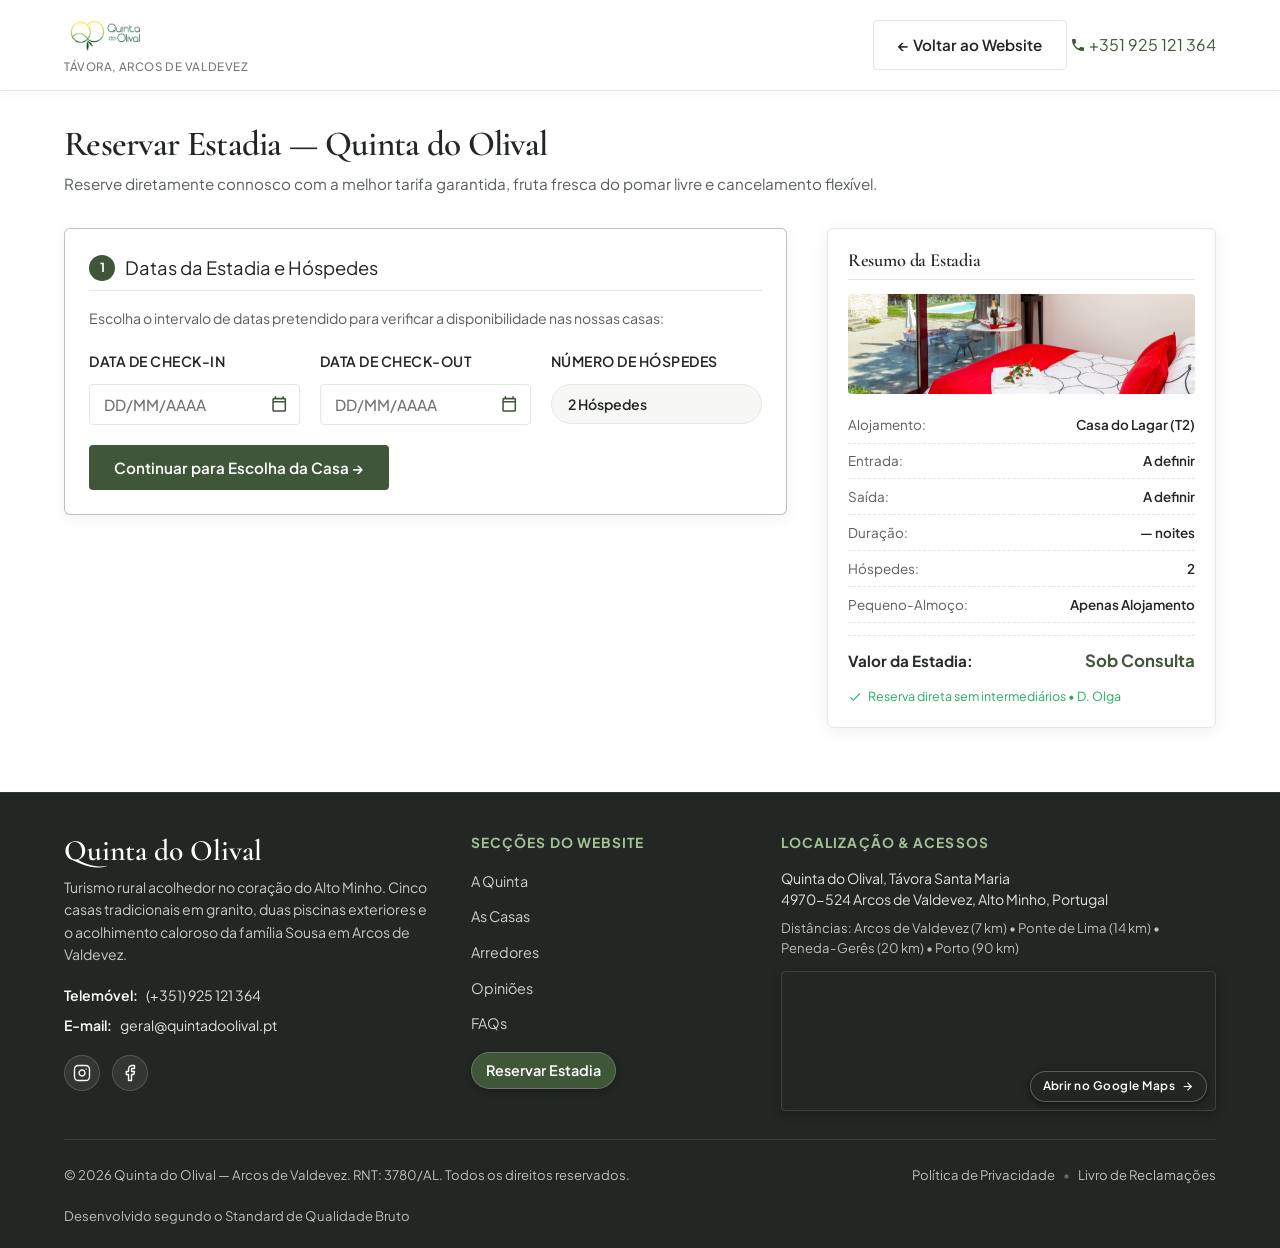
<file: reservas.html>
<!DOCTYPE html>
<html lang="pt">
<head>
  <meta charset="UTF-8">
  <meta name="viewport" content="width=device-width, initial-scale=1.0">
  <title>Reservas - Quinta do Olival | Turismo Rural em Arcos de Valdevez</title>
  <meta name="description" content="Reserve a sua casa de campo na Quinta do Olival em Arcos de Valdevez. Disponibilidade imediata, acolhimento familiar e pagamento seguro online.">
  <link rel="stylesheet" href="css/style.css">
  <link rel="icon" type="image/png" href="assets/icons/favicon_1.png">
  <link rel="preconnect" href="https://fonts.googleapis.com">
  <link rel="preconnect" href="https://fonts.gstatic.com" crossorigin>
  <link href="https://fonts.googleapis.com/css2?family=Cormorant+Garamond:ital,wght@0,400;0,500;0,600;0,700;1,400;1,600&family=Plus+Jakarta+Sans:wght@400;500;600;700&display=swap" rel="stylesheet">
</head>
<body class="booking-page-body">

  <!-- =========================================================================
       HEADER DA PÁGINA DE RESERVAS (Limpo, Elegante e Proporcional)
       ========================================================================= -->
  <header class="header booking-header">
    <div class="container nav-container">
      <a href="index.html" class="booking-logo-wrap" aria-label="Quinta do Olival — Página Inicial">
        <img src="assets/logos/logo_bold.png" alt="Quinta do Olival" class="booking-logo-img">
        <div class="booking-brand-meta">
          <span class="booking-brand-location">Távora, Arcos de Valdevez</span>
        </div>
      </a>
      <div class="booking-header-actions">
        <a href="index.html" class="btn btn-outline-dark booking-back-btn">
          <span class="booking-back-full">&larr; Voltar ao Website</span>
          <span class="booking-back-short">&larr; Início</span>
        </a>
        <a href="tel:+351925121364" class="nav-contact-link booking-phone-btn" aria-label="Ligar para +351 925 121 364">
          <svg class="icon-svg" viewBox="0 0 24 24"><path d="M6.62 10.79c1.44 2.83 3.76 5.14 6.59 6.59l2.2-2.2c.27-.27.67-.36 1.02-.24 1.12.37 2.33.57 3.57.57.55 0 1 .45 1 1V20c0 .55-.45 1-1 1-9.39 0-17-7.61-17-17 0-.55.45-1 1-1h3.5c.55 0 1 .45 1 1 0 1.25.2 2.45.57 3.57.11.35.03.74-.25 1.02l-2.2 2.2z"/></svg>
          <span class="booking-phone-text">+351 925 121 364</span>
        </a>
      </div>
    </div>
  </header>

  <!-- =========================================================================
       CONTEÚDO PRINCIPAL DE RESERVAS (Passo a Passo Sequencial / Wizard)
       ========================================================================= -->
  <main class="section" style="padding-top: 2rem; padding-bottom: 4rem;">
    <div class="container">
      
      <div style="margin-bottom: 2rem;">
        <h2 style="margin: 0 0 0.4rem 0;">Reservar Estadia — Quinta do Olival</h2>
        <p style="margin: 0; color: var(--text-secondary); font-size: 0.95rem;">
          Reserve diretamente connosco com a melhor tarifa garantida, fruta fresca do pomar livre e cancelamento flexível.
        </p>
      </div>

      <div class="booking-page-layout">
        <!-- Coluna Esquerda: Passos Sequenciais de Reserva -->
        <div class="booking-steps-col">

          <!-- Resumo Rápido para Ecrãs Móveis (Acompanha o utilizador no topo) -->
          <div class="mobile-summary-pill" id="mobileSummaryPill" aria-expanded="false" role="button" tabindex="0">
            <div class="mobile-summary-pill-main">
              <div class="mobile-summary-pill-left">
                <span class="mobile-summary-pill-label">A sua estadia:</span>
                <span class="mobile-summary-pill-unit" id="mobileSummaryUnit">Casa do Lagar (T2)</span>
                <span class="mobile-summary-pill-dates" id="mobileSummaryDates">• Datas a definir</span>
              </div>
              <div class="mobile-summary-pill-right">
                <span class="mobile-summary-pill-price" id="mobileSummaryPrice">Sob Consulta</span>
                <svg class="mobile-summary-arrow" width="16" height="16" viewBox="0 0 24 24" fill="none" stroke="currentColor" stroke-width="2.2"><polyline points="6 9 12 15 18 9"/></svg>
              </div>
            </div>
            <div class="mobile-summary-pill-dropdown" id="mobileSummaryDropdown">
              <div class="mobile-summary-row">
                <span>Duração:</span>
                <strong id="mobileSummaryNights">— noites</strong>
              </div>
              <div class="mobile-summary-row">
                <span>Hóspedes:</span>
                <strong id="mobileSummaryGuests">2 Hóspedes</strong>
              </div>
              <div class="mobile-summary-row">
                <span>Pequeno-Almoço:</span>
                <strong id="mobileSummaryBreakfast">Apenas Alojamento</strong>
              </div>
              <div class="mobile-summary-row total">
                <span>Valor Total:</span>
                <strong style="color: var(--primary-accent);">Sob Consulta</strong>
              </div>
            </div>
          </div>

          <form id="dedicatedBookingForm">

            <!-- ==============================================================
                 PASSO 1: Datas da Estadia e Número de Hóspedes (Ativo Inicialmente)
                 ============================================================== -->
            <div class="booking-step-block active" id="stepBlock1">
              <div class="booking-step-title">
                <span class="booking-step-num">1</span>
                <span>Datas da Estadia e Hóspedes</span>
              </div>
              <p style="font-size: 0.88rem; color: var(--text-secondary); margin-bottom: 1.25rem;">
                Escolha o intervalo de datas pretendido para verificar a disponibilidade nas nossas casas:
              </p>

              <div class="booking-dates-guests-grid">
                <div class="form-group">
                  <label for="bookCheckin" style="font-weight: 600; font-size: 0.88rem; margin-bottom: 0.35rem;">Data de Check-in</label>
                  <div class="date-input-container">
                    <input type="text" id="bookCheckin" name="checkin" class="form-control" placeholder="DD/MM/AAAA" autocomplete="off" required>
                    <button type="button" class="date-calendar-btn" aria-label="Escolher data de check-in">
                      <svg class="icon-svg" viewBox="0 0 24 24"><path d="M19 4h-1V2h-2v2H8V2H6v2H5c-1.11 0-1.99.9-1.99 2L3 20a2 2 0 0 0 2 2h14c1.1 0 2-.9 2-2V6c0-1.1-.9-2-2-2zm0 16H5V10h14v10zm0-12H5V6h14v2z"/></svg>
                    </button>
                  </div>
                </div>

                <div class="form-group">
                  <label for="bookCheckout" style="font-weight: 600; font-size: 0.88rem; margin-bottom: 0.35rem;">Data de Check-out</label>
                  <div class="date-input-container">
                    <input type="text" id="bookCheckout" name="checkout" class="form-control" placeholder="DD/MM/AAAA" autocomplete="off" required>
                    <button type="button" class="date-calendar-btn" aria-label="Escolher data de check-out">
                      <svg class="icon-svg" viewBox="0 0 24 24"><path d="M19 4h-1V2h-2v2H8V2H6v2H5c-1.11 0-1.99.9-1.99 2L3 20a2 2 0 0 0 2 2h14c1.1 0 2-.9 2-2V6c0-1.1-.9-2-2-2zm0 16H5V10h14v10zm0-12H5V6h14v2z"/></svg>
                    </button>
                  </div>
                </div>

                <div class="form-group">
                  <label for="bookGuests" style="font-weight: 600; font-size: 0.88rem; margin-bottom: 0.35rem;">Número de Hóspedes</label>
                  <div class="custom-select-box">
                    <select id="bookGuests" name="guests" class="form-control guest-select-input">
                      <option value="1">1 Hóspede</option>
                      <option value="2" selected>2 Hóspedes</option>
                      <option value="3">3 Hóspedes</option>
                      <option value="4">4 Hóspedes</option>
                      <option value="5">5 Hóspedes</option>
                      <option value="6">6 Hóspedes</option>
                    </select>
                  </div>
                </div>
              </div>

              <div class="step-actions-bar" style="margin-top: 1.25rem;">
                <button type="button" class="btn btn-primary step-btn-next" id="btnNextToStep2">
                  Continuar para Escolha da Casa &rarr;
                </button>
              </div>
            </div>

            <!-- ==============================================================
                 PASSO 2: Escolha da Casa e Cesta de Pequeno-Almoço (Revela após Passo 1)
                 ============================================================== -->
            <div class="booking-step-block step-locked" id="stepBlock2">
              <div class="booking-step-title">
                <span class="booking-step-num">2</span>
                <span>Escolha da Casa e Pequeno-Almoço</span>
                <button type="button" class="step-edit-link" id="btnEditStep1" style="margin-left: auto; background: none; border: none; color: var(--primary-accent); font-size: 0.82rem; cursor: pointer; text-decoration: underline;">Alterar Datas</button>
              </div>

              <!-- Notificação Acolhedora de Hospitalidade (Sem tarifa não reembolsável) -->
              <div class="hospitality-guarantee-box" style="background: rgba(63, 86, 57, 0.08); border: 1px solid rgba(63, 86, 57, 0.25); border-radius: var(--border-radius-md); padding: 0.75rem 1rem; margin-bottom: 1.25rem; display: flex; align-items: center; gap: 0.65rem; font-size: 0.85rem; color: #274026;">
                <svg width="18" height="18" viewBox="0 0 24 24" fill="none" stroke="#3F5639" stroke-width="2"><path d="M12 22s8-4 8-10V5l-8-3-8 3v7c0 6 8 10 8 10z"/></svg>
                <span>Cancelamento flexível incluído.</span>
              </div>

              <!-- Seletor de Casa da Quinta -->
              <div style="margin-bottom: 1.5rem;">
                <label style="font-weight: 700; font-size: 0.9rem; color: var(--dark-neutral); display: block; margin-bottom: 0.6rem;">
                  Selecione a sua Habitação na Quinta:
                </label>
                <div class="booking-units-grid" style="display: grid; grid-template-columns: repeat(auto-fill, minmax(210px, 1fr)); gap: 0.85rem;">
                  <!-- Opção 1: Casa do Lagar -->
                  <label class="booking-unit-option selected" data-unit="lagar" style="border: 2px solid var(--primary-accent); background: var(--bg-white); border-radius: var(--border-radius-md); padding: 0.85rem; cursor: pointer; display: block; position: relative;">
                    <input type="radio" name="selectedHouse" value="lagar" checked style="position: absolute; top: 0.85rem; right: 0.85rem; accent-color: var(--primary-accent);">
                    <div style="font-weight: 700; font-size: 0.92rem; color: var(--dark-neutral); margin-bottom: 0.15rem;">Casa do Lagar (T2)</div>
                    <div style="font-size: 0.78rem; color: var(--text-muted); margin-bottom: 0.4rem;">Até 4 pessoas &bull; 2 Quartos &bull; Piscina</div>
                    <div style="font-size: 0.85rem; font-weight: 700; color: var(--primary-accent);">Sob Consulta</div>
                  </label>

                  <!-- Opção 2: Casa dos Avós -->
                  <label class="booking-unit-option" data-unit="avos" style="border: 1px solid var(--border-color); background: var(--bg-white); border-radius: var(--border-radius-md); padding: 0.85rem; cursor: pointer; display: block; position: relative;">
                    <input type="radio" name="selectedHouse" value="avos" style="position: absolute; top: 0.85rem; right: 0.85rem; accent-color: var(--primary-accent);">
                    <div style="font-weight: 700; font-size: 0.92rem; color: var(--dark-neutral); margin-bottom: 0.15rem;">Casa dos Avós (T3)</div>
                    <div style="font-size: 0.78rem; color: var(--text-muted); margin-bottom: 0.4rem;">Até 6 pessoas &bull; 3 Quartos &bull; Piscina</div>
                    <div style="font-size: 0.85rem; font-weight: 700; color: var(--primary-accent);">Sob Consulta</div>
                  </label>

                  <!-- Opção 3: Adega do Buraco -->
                  <label class="booking-unit-option" data-unit="adega" style="border: 1px solid var(--border-color); background: var(--bg-white); border-radius: var(--border-radius-md); padding: 0.85rem; cursor: pointer; display: block; position: relative;">
                    <input type="radio" name="selectedHouse" value="adega" style="position: absolute; top: 0.85rem; right: 0.85rem; accent-color: var(--primary-accent);">
                    <div style="font-weight: 700; font-size: 0.92rem; color: var(--dark-neutral); margin-bottom: 0.15rem;">Adega do Buraco (T1)</div>
                    <div style="font-size: 0.78rem; color: var(--text-muted); margin-bottom: 0.4rem;">Até 2 pessoas &bull; Romântico &bull; Piscina</div>
                    <div style="font-size: 0.85rem; font-weight: 700; color: var(--primary-accent);">Sob Consulta</div>
                  </label>

                  <!-- Opção 4: Lavoeira I (Sauna) -->
                  <label class="booking-unit-option" data-unit="lavoeira1" style="border: 1px solid var(--border-color); background: var(--bg-white); border-radius: var(--border-radius-md); padding: 0.85rem; cursor: pointer; display: block; position: relative;">
                    <input type="radio" name="selectedHouse" value="lavoeira1" style="position: absolute; top: 0.85rem; right: 0.85rem; accent-color: var(--primary-accent);">
                    <div style="font-weight: 700; font-size: 0.92rem; color: var(--dark-neutral); margin-bottom: 0.15rem;">Lavoeira I — Sauna (T1)</div>
                    <div style="font-size: 0.78rem; color: var(--text-muted); margin-bottom: 0.4rem;">Até 2 pessoas &bull; Sauna &bull; Piscina Privada</div>
                    <div style="font-size: 0.85rem; font-weight: 700; color: var(--primary-accent);">Sob Consulta</div>
                  </label>

                  <!-- Opção 5: Lavoeira II (Hidromassagem) -->
                  <label class="booking-unit-option" data-unit="lavoeira2" style="border: 1px solid var(--border-color); background: var(--bg-white); border-radius: var(--border-radius-md); padding: 0.85rem; cursor: pointer; display: block; position: relative;">
                    <input type="radio" name="selectedHouse" value="lavoeira2" style="position: absolute; top: 0.85rem; right: 0.85rem; accent-color: var(--primary-accent);">
                    <div style="font-weight: 700; font-size: 0.92rem; color: var(--dark-neutral); margin-bottom: 0.15rem;">Lavoeira II — Hidromassagem (T1)</div>
                    <div style="font-size: 0.78rem; color: var(--text-muted); margin-bottom: 0.4rem;">Até 2 pessoas &bull; Banheira no quarto</div>
                    <div style="font-size: 0.85rem; font-weight: 700; color: var(--primary-accent);">Sob Consulta</div>
                  </label>
                </div>
              </div>

              <!-- Escolha da Cesta de Pequeno-Almoço -->
              <div>
                <label style="font-weight: 700; font-size: 0.9rem; color: var(--dark-neutral); display: block; margin-bottom: 0.6rem;">
                  Opção de Pequeno-Almoço / Cesta Matinal:
                </label>
                <div class="breakfast-options-grid" style="display: grid; grid-template-columns: 1fr 1fr; gap: 1rem;">
                  <!-- Apenas Alojamento -->
                  <label class="breakfast-card selected" data-breakfast="standard" style="border: 2px solid var(--primary-accent); background: var(--bg-white); border-radius: var(--border-radius-md); padding: 1rem; cursor: pointer; display: block; position: relative;">
                    <input type="radio" name="breakfastOption" value="standard" checked style="position: absolute; top: 0.85rem; right: 0.85rem; accent-color: var(--primary-accent);">
                    <div style="font-weight: 700; font-size: 0.92rem; color: var(--dark-neutral); margin-bottom: 0.25rem;">Apenas Alojamento</div>
                    <p style="font-size: 0.8rem; color: var(--text-secondary); margin: 0 0 0.5rem 0; line-height: 1.4;">
                      Café de cortesia na casinha, pomar livre de laranjas/mirtilos e cozinha equipada.
                    </p>
                    <div style="font-size: 0.82rem; font-weight: 700; color: #27ae60;">Incluído sem custo adicional</div>
                  </label>

                  <!-- Com Cesta de Pequeno-Almoço Regional -->
                  <label class="breakfast-card" data-breakfast="extra" style="border: 1px solid var(--border-color); background: var(--bg-white); border-radius: var(--border-radius-md); padding: 1rem; cursor: pointer; display: block; position: relative;">
                    <input type="radio" name="breakfastOption" value="extra" style="position: absolute; top: 0.85rem; right: 0.85rem; accent-color: var(--primary-accent);">
                    <div style="font-weight: 700; font-size: 0.92rem; color: var(--dark-neutral); margin-bottom: 0.25rem;">Cesta Matinal Regional</div>
                    <p style="font-size: 0.8rem; color: var(--text-secondary); margin: 0 0 0.5rem 0; line-height: 1.4;">
                      Pão fresco entregue de manhã, compotas caseiras, queijo do Minho e sumos naturais.
                    </p>
                    <div style="font-size: 0.82rem; font-weight: 700; color: var(--primary-accent);">Opção Conforto (Sob Consulta)</div>
                  </label>
                </div>
              </div>

              <div class="step-actions-bar" style="margin-top: 1.25rem;">
                <button type="button" class="btn btn-primary step-btn-next" id="btnNextToStep3">
                  Continuar para Dados Pessoais &rarr;
                </button>
              </div>
            </div>

            <!-- ==============================================================
                 PASSO 3: Dados Pessoais e Faturação (Revela após Passo 2)
                 ============================================================== -->
            <div class="booking-step-block step-locked" id="stepBlock3">
              <div class="booking-step-title">
                <span class="booking-step-num">3</span>
                <span>Dados do Titular e Faturação</span>
                <button type="button" class="step-edit-link" id="btnEditStep2" style="margin-left: auto; background: none; border: none; color: var(--primary-accent); font-size: 0.82rem; cursor: pointer; text-decoration: underline;">Alterar Casa</button>
              </div>
              
              <div class="booking-personal-grid">
                <div class="form-group grid-span-full">
                  <label for="bookName" style="font-weight: 600; font-size: 0.88rem; margin-bottom: 0.35rem;">Nome Completo do Titular *</label>
                  <input type="text" id="bookName" name="name" class="form-control" placeholder="ex: Maria Antónia Sousa" required>
                </div>
                <div class="form-group">
                  <label for="bookEmail" style="font-weight: 600; font-size: 0.88rem; margin-bottom: 0.35rem;">E-mail para Confirmação *</label>
                  <input type="email" id="bookEmail" name="email" class="form-control" placeholder="ex: maria@exemplo.pt" required>
                </div>
                <div class="form-group">
                  <label for="bookPhone" style="font-weight: 600; font-size: 0.88rem; margin-bottom: 0.35rem;">Telemóvel / WhatsApp *</label>
                  <input type="tel" id="bookPhone" name="phone" class="form-control" placeholder="ex: 912 345 678" required>
                </div>
              </div>

              <div class="form-group" style="margin-bottom: 1.25rem;">
                <label for="bookNotes" style="font-weight: 600; font-size: 0.88rem; margin-bottom: 0.35rem;">Pedidos Especiais / Hora Prevista de Chegada</label>
                <textarea id="bookNotes" name="notes" class="form-control" rows="2" placeholder="Indique se necessita de berço ou qualquer pedido para a sua estadia..."></textarea>
              </div>

              <!-- BLOCO DE FATURAÇÃO COM NIF OPCIONAL (PADRÃO BRUTO) -->
              <div class="billing-container" style="background: var(--bg-light); border: 1px solid var(--border-color); border-radius: var(--border-radius-md); padding: 1rem; margin-bottom: 0.5rem;">
                <label class="billing-toggle-label" style="display: flex; align-items: center; gap: 0.65rem; font-weight: 600; font-size: 0.9rem; cursor: pointer; margin: 0;">
                  <input type="checkbox" id="invoiceToggle" name="needInvoice" style="width: 17px; height: 17px; accent-color: var(--primary-accent);">
                  <span>Desejo fatura com número de contribuinte (NIF)</span>
                </label>

                <!-- Campos Expansíveis de Faturação -->
                <div id="invoiceFieldsGroup" style="display: none; margin-top: 1rem; border-top: 1px dashed var(--border-color); padding-top: 1rem;">
                  <div class="billing-grid-2">
                    <div class="form-group">
                      <label for="invoiceNif" style="font-size: 0.82rem; font-weight: 600; margin-bottom: 0.3rem;">NIF / NIPC *</label>
                      <input type="text" id="invoiceNif" name="invoiceNif" class="form-control" placeholder="ex: 123456789" maxlength="15">
                    </div>
                    <div class="form-group">
                      <label for="invoiceName" style="font-size: 0.82rem; font-weight: 600; margin-bottom: 0.3rem;">Nome Fiscal ou Empresa *</label>
                      <input type="text" id="invoiceName" name="invoiceName" class="form-control" placeholder="Nome para a fatura">
                    </div>
                  </div>

                  <div class="form-group" style="margin-top: 0.85rem;">
                    <label for="invoiceAddress" style="font-size: 0.82rem; font-weight: 600; margin-bottom: 0.3rem;">Morada de Faturação *</label>
                    <input type="text" id="invoiceAddress" name="invoiceAddress" class="form-control" placeholder="Rua, número, andar...">
                  </div>

                  <div class="billing-grid-3" style="display: grid; grid-template-columns: 1fr 1fr 1fr; gap: 0.85rem; margin-top: 0.85rem;">
                    <div class="form-group">
                      <label for="invoicePostal" style="font-size: 0.82rem; font-weight: 600; margin-bottom: 0.3rem;">Código Postal *</label>
                      <input type="text" id="invoicePostal" name="invoicePostal" class="form-control" placeholder="0000-000">
                    </div>
                    <div class="form-group">
                      <label for="invoiceCity" style="font-size: 0.82rem; font-weight: 600; margin-bottom: 0.3rem;">Localidade / Cidade *</label>
                      <input type="text" id="invoiceCity" name="invoiceCity" class="form-control" placeholder="Localidade">
                    </div>
                    <div class="form-group">
                      <label for="invoiceCountry" style="font-size: 0.82rem; font-weight: 600; margin-bottom: 0.3rem;">País</label>
                      <select id="invoiceCountry" name="invoiceCountry" class="form-control" style="font-size: 0.85rem;">
                        <option value="PT" selected>Portugal</option>
                        <option value="ES">Espanha</option>
                        <option value="FR">França</option>
                        <option value="UK">Reino Unido</option>
                        <option value="OTHER">Outro País</option>
                      </select>
                    </div>
                  </div>
                </div>
              </div>

              <div class="step-actions-bar" style="margin-top: 1.25rem;">
                <button type="button" class="btn btn-primary step-btn-next" id="btnNextToStep4">
                  Continuar para Pagamento Seguro &rarr;
                </button>
              </div>
            </div>

            <!-- ==============================================================
                 PASSO 4: Pagamento Seguro no Momento (Revela após Passo 3)
                 ============================================================== -->
            <div class="booking-step-block step-locked" id="stepBlock4">
              <div class="booking-step-title">
                <span class="booking-step-num">4</span>
                <span>Pagamento Seguro no Momento</span>
                <button type="button" class="step-edit-link" id="btnEditStep3" style="margin-left: auto; background: none; border: none; color: var(--primary-accent); font-size: 0.82rem; cursor: pointer; text-decoration: underline;">Alterar Titular</button>
              </div>
              
              <p style="font-size: 0.88rem; color: var(--text-secondary); margin-bottom: 1.25rem;">
                A sua reserva é garantida de imediato com cancelamento flexível. Escolha o método de pagamento seguro:
              </p>

              <!-- Métodos de Pagamento Interativos -->
              <div class="payment-methods-tabs">
                <button type="button" class="payment-tab-btn active" data-method="card">
                  <div class="payment-tab-title">Cartão Bancário</div>
                  <div class="payment-tab-sub">Visa &bull; Mastercard &bull; Amex</div>
                </button>
                <button type="button" class="payment-tab-btn" data-method="mbway">
                  <div class="payment-tab-title">MB WAY</div>
                  <div class="payment-tab-sub">Notificação Imediata</div>
                </button>
                <button type="button" class="payment-tab-btn" data-method="multibanco">
                  <div class="payment-tab-title">Multibanco</div>
                  <div class="payment-tab-sub">Entidade &bull; Referência</div>
                </button>
              </div>

              <!-- Campos Específicos por Método -->
              <div id="paymentFieldsCard" class="payment-fields-box" style="margin-bottom: 1.25rem;">
                <div class="form-group" style="margin-bottom: 0.75rem;">
                  <label for="cardNumber" style="font-size: 0.82rem; font-weight: 600; margin-bottom: 0.3rem;">Número do Cartão</label>
                  <input type="text" id="cardNumber" class="form-control" placeholder="4000 1234 5678 9010" maxlength="19">
                </div>
                <div style="display: grid; grid-template-columns: 1fr 1fr; gap: 0.85rem;">
                  <div class="form-group">
                    <label for="cardExpiry" style="font-size: 0.82rem; font-weight: 600; margin-bottom: 0.3rem;">Validade (MM/AA)</label>
                    <input type="text" id="cardExpiry" class="form-control" placeholder="12/28" maxlength="5">
                  </div>
                  <div class="form-group">
                    <label for="cardCvc" style="font-size: 0.82rem; font-weight: 600; margin-bottom: 0.3rem;">Código CVC</label>
                    <input type="text" id="cardCvc" class="form-control" placeholder="123" maxlength="4">
                  </div>
                </div>
              </div>

              <div id="paymentFieldsMbway" class="payment-fields-box" style="display: none; margin-bottom: 1.25rem;">
                <div class="form-group">
                  <label for="mbwayPhone" style="font-size: 0.82rem; font-weight: 600; margin-bottom: 0.3rem;">Telemóvel associado ao MB WAY</label>
                  <input type="tel" id="mbwayPhone" class="form-control" placeholder="ex: 912 345 678" maxlength="15">
                </div>
              </div>

              <div id="paymentFieldsMultibanco" class="payment-fields-box" style="display: none; margin-bottom: 1.25rem;">
                <div style="background-color: var(--bg-light); border: 1px dashed var(--border-color); border-radius: var(--border-radius-sm); padding: 0.85rem; font-size: 0.85rem; line-height: 1.6;">
                  <div><strong>Entidade:</strong> 21245</div>
                  <div><strong>Referência:</strong> 540 918 372</div>
                  <div><strong>Prazo:</strong> 24 horas para garantia da casa</div>
                </div>
              </div>

              <div class="payment-security-badge" style="display: flex; align-items: center; gap: 0.5rem; font-size: 0.8rem; color: #27ae60; margin-bottom: 1.25rem;">
                <svg class="icon-svg" style="width: 16px; height: 16px; fill: #27ae60;" viewBox="0 0 24 24"><path d="M18 8h-1V6c0-2.76-2.24-5-5-5S7 3.24 7 6v2H6c-1.1 0-2 .9-2 2v10c0 1.1.9 2 2 2h12c1.1 0 2-.9 2-2V10c0-1.1-.9-2-2-2zm-6 9c-1.1 0-2-.9-2-2s.9-2 2-2 2 .9 2 2-.9 2-2 2zm3.1-9H8.9V6c0-1.71 1.39-3.1 3.1-3.1 1.71 0 3.1 1.39 3.1 3.1v2z"/></svg>
                <span>Pagamento encriptado e certificado &bull; Confirmação instantânea</span>
              </div>

              <!-- Botão de Submissão Final -->
              <button type="submit" class="btn btn-primary" id="btnSubmitBooking" style="width: 100%; padding: 0.95rem; font-size: 1rem; font-weight: 700;">
                Confirmar Reserva e Pagamento Seguro
              </button>
            </div>

          </form>
        </div>

        <!-- ==============================================================
             COLUNA DIREITA: Quadro de Resumo Sticky Centrado e Totalmente Visível
             ============================================================== -->
        <aside class="booking-summary-col">
          <div class="booking-summary-sticky" id="bookingSummarySticky">
            <h3 style="margin: 0 0 0.85rem 0; font-size: 1.15rem; color: var(--dark-neutral); padding-bottom: 0.5rem; border-bottom: 1px solid var(--border-color);">
              Resumo da Estadia
            </h3>
            
            <div style="margin-bottom: 0.85rem; border-radius: var(--border-radius-sm); overflow: hidden; height: 100px;">
              <img id="summaryUnitThumb" src="assets/images/casa_lagar_main.jpg" alt="Casa do Lagar" style="width: 100%; height: 100%; object-fit: cover;">
            </div>

            <div class="summary-detail-row">
              <span class="summary-detail-label">Alojamento:</span>
              <span class="summary-detail-val" id="summaryUnitName">Casa do Lagar (T2)</span>
            </div>
            <div class="summary-detail-row">
              <span class="summary-detail-label">Entrada:</span>
              <span class="summary-detail-val" id="summaryCheckin">A definir</span>
            </div>
            <div class="summary-detail-row">
              <span class="summary-detail-label">Saída:</span>
              <span class="summary-detail-val" id="summaryCheckout">A definir</span>
            </div>
            <div class="summary-detail-row">
              <span class="summary-detail-label">Duração:</span>
              <span class="summary-detail-val" id="summaryNights">- noites</span>
            </div>
            <div class="summary-detail-row">
              <span class="summary-detail-label">Hóspedes:</span>
              <span class="summary-detail-val" id="summaryGuests">2 Hóspedes</span>
            </div>
            <div class="summary-detail-row">
              <span class="summary-detail-label">Pequeno-Almoço:</span>
              <span class="summary-detail-val" id="summaryBreakfast">Apenas Alojamento</span>
            </div>

            <hr style="border: 0; border-top: 1px dashed var(--border-color); margin: 0.75rem 0;">

            <div class="summary-price-breakdown">
              <div class="summary-price-row total" style="display: flex; justify-content: space-between; align-items: baseline; font-weight: 700;">
                <span style="font-size: 0.95rem;">Valor da Estadia:</span>
                <span class="total-val" id="summaryTotalPrice" style="color: var(--primary-accent); font-size: 1.05rem;">Sob Consulta</span>
              </div>
            </div>

            <div class="summary-guarantee-note" style="margin-top: 0.75rem; font-size: 0.78rem; color: #27ae60; display: flex; align-items: center; gap: 0.4rem;">
              <svg class="icon-svg" style="fill: #27ae60; width: 14px; height: 14px;" viewBox="0 0 24 24"><path d="M9 16.17L4.83 12l-1.42 1.41L9 19 21 7l-1.41-1.41z"/></svg>
              <span>Reserva direta sem intermediários &bull; D. Olga</span>
            </div>
          </div>
        </aside>

      </div>
    </div>
  </main>

  <!-- =========================================================================
       FOOTER - CONTACTOS, LOCALIZAÇÃO COM MAPA E LEGAL (Standard Casa Grande)
       ========================================================================= -->
  <footer class="site-footer">
    <div class="container">
      <div class="footer-grid">
        
        <!-- Coluna 1: Marca & Contactos -->
        <div class="footer-col">
          <div class="footer-brand-title">Quinta do Olival</div>
          <p class="footer-brand-desc">
            Turismo rural acolhedor no coração do Alto Minho. Cinco casas tradicionais em granito, duas piscinas exteriores e o acolhimento caloroso da família Sousa em Arcos de Valdevez.
          </p>
          <ul class="footer-contacts-list">
            <li class="footer-contact-row">
              <span class="footer-contact-label">Telemóvel:</span>
              <a href="tel:+351925121364" class="footer-contact-val">(+351) 925 121 364</a>
            </li>
            <li class="footer-contact-row">
              <span class="footer-contact-label">E-mail:</span>
              <a href="mailto:geral@quintadoolival.pt" class="footer-contact-val">geral@quintadoolival.pt</a>
            </li>
          </ul>

          <div class="footer-social-icons" aria-label="Redes Sociais Oficiais">
            <a href="https://www.instagram.com/quinta_do_olival/" target="_blank" rel="noopener noreferrer" class="social-icon-btn" aria-label="Instagram da Quinta do Olival" title="Instagram @quinta_do_olival">
              <svg viewBox="0 0 24 24" width="18" height="18" fill="none" stroke="currentColor" stroke-width="1.8" stroke-linecap="round" stroke-linejoin="round">
                <rect x="2" y="2" width="20" height="20" rx="5" ry="5"></rect>
                <path d="M16 11.37A4 4 0 1 1 12.63 8 4 4 0 0 1 16 11.37z"></path>
                <line x1="17.5" y1="6.5" x2="17.51" y2="6.5"></line>
              </svg>
            </a>
            <a href="https://www.facebook.com/quintadoolival" target="_blank" rel="noopener noreferrer" class="social-icon-btn" aria-label="Facebook da Quinta do Olival" title="Facebook Quinta do Olival">
              <svg viewBox="0 0 24 24" width="18" height="18" fill="none" stroke="currentColor" stroke-width="1.8" stroke-linecap="round" stroke-linejoin="round">
                <path d="M18 2h-3a5 5 0 0 0-5 5v3H7v4h3v8h4v-8h3l1-4h-4V7a1 1 0 0 1 1-1h3z"></path>
              </svg>
            </a>
          </div>
        </div>

        <!-- Coluna 2: Secções do Website na Vertical -->
        <div class="footer-col">
          <h4>Secções do Website</h4>
          <ul class="footer-vertical-nav">
            <li><a href="index.html#experiencia" class="footer-nav-link">A Quinta</a></li>
            <li><a href="index.html#espaco-casas" class="footer-nav-link">As Casas</a></li>
            <li><a href="index.html#arredores" class="footer-nav-link">Arredores</a></li>
            <li><a href="index.html#opinioes" class="footer-nav-link">Opiniões</a></li>
            <li><a href="index.html#faq-duvidas" class="footer-nav-link">FAQs</a></li>
            <li><a href="reservas.html" class="footer-nav-link footer-nav-highlight">Reservar Estadia</a></li>
          </ul>
        </div>

        <!-- Coluna 3: Localização & Mapa Embed -->
        <div class="footer-col">
          <h4>Localização &amp; Acessos</h4>
          <p class="footer-location-text">
            Quinta do Olival, Távora Santa Maria<br>
            4970-524 Arcos de Valdevez, Alto Minho, Portugal
          </p>
          <p class="footer-distances-line">
            Distâncias: Arcos de Valdevez (7 km) &bull; Ponte de Lima (14 km) &bull; Peneda-Gerês (20 km) &bull; Porto (90 km)
          </p>

          <div class="footer-map-under">
            <iframe
              title="Localização da Quinta do Olival em Arcos de Valdevez"
              src="https://maps.google.com/maps?q=41.8385,-8.4552&z=14&output=embed"
              loading="lazy"
              referrerpolicy="no-referrer-when-downgrade">
            </iframe>
            <a href="https://maps.google.com/maps?q=41.8385,-8.4552" target="_blank" rel="noopener noreferrer" class="footer-map-cta" aria-label="Abrir localização no Google Maps">
              <span>Abrir no Google Maps</span>
              <svg width="13" height="13" viewBox="0 0 24 24" fill="none" stroke="currentColor" stroke-width="2"><line x1="5" y1="12" x2="19" y2="12"/><polyline points="12 5 19 12 12 19"/></svg>
            </a>
          </div>
        </div>

      </div>

      <div class="footer-bottom">
        <div>
          &copy; 2026 Quinta do Olival — Arcos de Valdevez. RNT: 3780/AL. Todos os direitos reservados.
        </div>
        <div class="footer-legal-links">
          <a href="#" class="legal-modal-trigger" data-legal="privacy">Política de Privacidade</a>
          <span class="sep">&bull;</span>
          <a href="https://www.livroreclamacoes.pt" target="_blank" rel="noopener noreferrer">Livro de Reclamações</a>
        </div>
        <div>
          Desenvolvido segundo o Standard de Qualidade Bruto
        </div>
      </div>
    </div>
  </footer>

  <!-- Modal de Confirmação de Reserva -->
  <div id="bookingConfirmModal" class="modal-backdrop" style="display: none;">
    <div class="modal-card">
      <div class="modal-header">
        <div style="display: flex; align-items: center; gap: 0.65rem;">
          <div style="background: rgba(39, 174, 96, 0.15); width: 36px; height: 36px; border-radius: 50%; display: flex; align-items: center; justify-content: center;">
            <svg class="icon-svg" style="fill: #27ae60; width: 20px; height: 20px;" viewBox="0 0 24 24"><path d="M9 16.17L4.83 12l-1.42 1.41L9 19 21 7l-1.41-1.41z"/></svg>
          </div>
          <div>
            <h3 style="margin: 0; font-size: 1.25rem; color: var(--dark-neutral);">Reserva Confirmada com Sucesso</h3>
            <span style="font-size: 0.8rem; color: #27ae60; font-weight: 600;">Estado: Confirmado e Aprovado</span>
          </div>
        </div>
        <button type="button" class="modal-close-btn" id="modalCloseBtn" aria-label="Fechar">&times;</button>
      </div>

      <div class="modal-body">
        <p style="font-size: 0.92rem; color: var(--text-secondary); margin-bottom: 1.25rem;">
          Muito obrigado pela sua reserva na <strong>Quinta do Olival</strong>. Enviámos o comprovativo detalhado da estadia para o seu email.
        </p>

        <div style="background: var(--bg-light); border: 1px solid var(--border-color); border-radius: var(--border-radius-sm); padding: 1.15rem; font-size: 0.88rem; line-height: 1.6; margin-bottom: 1.25rem;">
          <div><strong>Código de Reserva:</strong> <span id="modalRefCode">QO-2026-8941</span></div>
          <div><strong>Alojamento:</strong> <span id="modalHouseName">Casa do Lagar</span></div>
          <div><strong>Hóspede Titular:</strong> <span id="modalGuestName">-</span></div>
          <div><strong>Datas:</strong> <span id="modalDates">-</span></div>
          <div><strong>Método de Pagamento:</strong> <span id="modalPaymentMethod">Cartão Bancário</span></div>
          <div id="modalInvoiceRow" style="display: none;"><strong>NIF de Faturação:</strong> <span id="modalInvoiceNif">-</span></div>
          <div style="margin-top: 0.5rem; font-weight: 700; color: var(--primary-accent); font-size: 1rem;">
            Valor da Estadia: <span id="modalTotalPaid">Sob Consulta (Confirmado)</span>
          </div>
        </div>

        <div style="display: flex; gap: 0.85rem; flex-wrap: wrap;">
          <a id="modalWhatsappBtn" href="https://wa.me/351925121364" class="btn btn-whatsapp" style="flex: 1; text-align: center; text-decoration: none;" target="_blank" rel="noopener noreferrer">
            Falar com a D. Olga no WhatsApp
          </a>
          <a href="index.html" class="btn btn-outline-dark" style="flex: 1; text-align: center; text-decoration: none;">
            Voltar ao Início
          </a>
        </div>
      </div>
    </div>
  </div>

  <script src="js/main.js"></script>
</body>
</html>
</file>
<file: css/style.css>
/* ==========================================================================
   Casinhas de Santo António — Standard de Produção Bruto AI
   Design System & Folha de Estilos Oficial
   ========================================================================== */

:root {
  --primary-accent: #3f5639;
  --primary-accent-hover: #2f432b;
  --primary-light: #eef3eb;
  --dark-neutral: #222723;
  --text-primary: #272c28;
  --text-secondary: #585f59;
  --text-muted: #737c74;
  --bg-light: #f7f8f5;
  --bg-white: #ffffff;
  --border-color: #e4e7e2;
  --border-radius-sm: 4px;
  --border-radius-md: 6px;
  --border-radius-lg: 8px;
  --shadow-sm: 0 1px 3px rgba(0, 0, 0, 0.05);
  --shadow-md: 0 4px 12px rgba(34, 39, 35, 0.07);
  --shadow-lg: 0 8px 24px rgba(34, 39, 35, 0.1);
  --font-heading: 'Cormorant Garamond', Georgia, 'Times New Roman', serif;
  --font-body: 'Plus Jakarta Sans', -apple-system, BlinkMacSystemFont, 'Segoe UI', Roboto, sans-serif;
  --font-nav: 'Plus Jakarta Sans', -apple-system, BlinkMacSystemFont, 'Segoe UI', Roboto, sans-serif;
  --container-max-width: 1200px;

  /* Motion & Rhythm Tokens (Posicionamento Minhoto: Calmo, Fresco, Fluido) */
  --ease-organic: cubic-bezier(0.22, 1, 0.36, 1);
  --ease-soft: cubic-bezier(0.25, 0.8, 0.25, 1);
  --duration-fast: 200ms;
  --duration-normal: 350ms;
  --duration-gentle: 600ms;
  --duration-slow: 750ms;
}

/* Reset e Base */
* {
  box-sizing: border-box;
  margin: 0;
  padding: 0;
}

html {
  scroll-behavior: smooth;
  font-size: 16px;
}

section[id],
.section[id],
.section-anchor {
  scroll-margin-top: 76px;
}

.section-anchor {
  display: block;
  position: relative;
  visibility: hidden;
  height: 0;
  margin: 0;
  padding: 0;
}

html {
  overflow-x: hidden;
  max-width: 100vw;
  scroll-behavior: smooth;
}

body {
  overflow-x: hidden;
  max-width: 100vw;
  position: relative;
  font-family: var(--font-body);
  color: var(--text-primary);
  background-color: var(--bg-white);
  line-height: 1.6;
  -webkit-font-smoothing: antialiased;
}

h1, h2, h3, h4, h5, h6 {
  font-family: var(--font-heading);
  color: var(--dark-neutral);
  font-weight: 600;
  line-height: 1.22;
}

h1 { font-size: 2.85rem; letter-spacing: -0.01em; }
h2 { font-size: 2.2rem; letter-spacing: -0.01em; margin-bottom: 0.85rem; }
h3 { font-size: 1.45rem; letter-spacing: -0.01em; margin-bottom: 0.5rem; }
h4 { font-size: 1.2rem; margin-bottom: 0.4rem; }

p {
  margin-bottom: 1rem;
  color: var(--text-secondary);
}

a {
  color: var(--primary-accent);
  text-decoration: none;
  transition: color 0.2s ease, opacity 0.2s ease;
}

a:hover {
  color: var(--primary-accent-hover);
}

a:focus-visible,
button:focus-visible,
input:focus-visible,
select:focus-visible,
textarea:focus-visible {
  outline: 2px solid var(--primary-accent);
  outline-offset: 2px;
}

img {
  max-width: 100%;
  height: auto;
  display: block;
  image-rendering: auto;
  -webkit-backface-visibility: hidden;
  backface-visibility: hidden;
}

.container {
  width: 100%;
  max-width: var(--container-max-width);
  margin: 0 auto;
  padding: 0 1.5rem;
}

/* Ícones SVG Monocromáticos Inline */
.icon-svg {
  display: inline-block;
  width: 1rem;
  height: 1rem;
  vertical-align: -0.15rem;
  fill: currentColor;
  flex-shrink: 0;
}

.icon-svg-lg {
  width: 1.35rem;
  height: 1.35rem;
}

.icon-svg-sm {
  width: 0.95rem;
  height: 0.95rem;
  vertical-align: -0.12rem;
  flex-shrink: 0;
}

/* ==========================================================================
   Header Estilo Hotel Neptun (Com Fundo Atmosférico e Logo Dinâmico)
   Estrutura 3-Colunas: Logo (Esquerda) | Navegação (Centro) | Idioma + Reserva (Direita)
   ========================================================================== */

.header-neptun {
  position: fixed;
  top: 0;
  left: 0;
  width: 100%;
  z-index: 1000;
  color: #FBF5ED;
  transition: padding 0.22s cubic-bezier(0.16, 1, 0.3, 1),
              background-color 0.22s cubic-bezier(0.16, 1, 0.3, 1),
              box-shadow 0.22s cubic-bezier(0.16, 1, 0.3, 1),
              backdrop-filter 0.22s cubic-bezier(0.16, 1, 0.3, 1);
  background-color: rgba(255, 255, 255, calc(var(--scroll-p, 0) * 0.96));
  backdrop-filter: blur(calc(var(--scroll-p, 0) * 20px));
  -webkit-backdrop-filter: blur(calc(var(--scroll-p, 0) * 20px));
  box-shadow: 0 4px 24px rgba(0, 0, 0, calc(var(--scroll-p, 0) * 0.07));
  border-bottom: 1px solid rgba(228, 231, 226, calc(var(--scroll-p, 0) * 0.85));
  padding: calc(1.15rem - (var(--scroll-p, 0) * 0.45rem)) 0;
}

/* Máscara de Gradiente e Blur Atmosférico Superior (Inspirado no Hotel Neptun) */
.header-neptun::before {
  content: "";
  position: absolute;
  inset: 0 0 -2.8em;
  pointer-events: none;
  z-index: -1;
  background: linear-gradient(180deg, rgba(16, 24, 20, 0.82) 0%, rgba(16, 24, 20, 0.45) 55%, rgba(16, 24, 20, 0) 100%);
  backdrop-filter: blur(10px);
  -webkit-backdrop-filter: blur(10px);
  mask-image: linear-gradient(to bottom, #000 0%, #000 55%, rgba(0, 0, 0, 0) 100%);
  -webkit-mask-image: linear-gradient(to bottom, #000 0%, #000 55%, rgba(0, 0, 0, 0) 100%);
  opacity: calc(1 - var(--scroll-p, 0));
  transition: opacity 0.22s ease;
}

/* Estado Scrolled: Confirmação de classe para seletores descendentes */
.header-neptun.header-scrolled {
  background-color: rgba(255, 255, 255, 0.96);
  backdrop-filter: blur(20px);
  -webkit-backdrop-filter: blur(20px);
  box-shadow: 0 4px 24px rgba(0, 0, 0, 0.07);
  border-bottom: 1px solid rgba(228, 231, 226, 0.85);
  padding: 0.7rem 0;
}

.header-neptun.header-scrolled::before {
  opacity: 0;
}

/* Grid Perfeita de 3 Zonas Alinhada Rigorosamente com o Container da Página */
.neptun-header-inner {
  display: grid;
  grid-template-columns: 1fr auto 1fr;
  align-items: center;
  width: 100%;
  position: relative;
}

/* 1. Esquerda: Aba / Pennant com Logo da Quinta do Olival (Tamanho Original) */
.neptun-header-left {
  justify-self: start;
  display: flex;
  align-items: center;
  justify-content: center;
  position: relative;
  z-index: 2;
  width: 200px;
}

/* Aba Suspensa (Tamanho Original 200px x 116px, transição progressiva por cada scroll) */
.neptun-logo-aba {
  position: absolute;
  top: -1.15rem; /* Encosta rigorosamente ao topo do ecrã */
  left: 0;
  width: 200px;
  height: 116px;
  z-index: 1;
  pointer-events: none;
  filter: drop-shadow(0 10px 20px rgba(0, 0, 0, 0.25));
  transform: translateY(calc(var(--scroll-p, 0) * -115%));
  opacity: calc(1 - var(--scroll-p, 0) * 0.95);
  transition: transform 0.22s cubic-bezier(0.16, 1, 0.3, 1),
              opacity 0.2s ease;
  will-change: transform, opacity;
}

.neptun-aba-svg {
  width: 100%;
  height: 100%;
  display: block;
}

.neptun-logo-link {
  position: relative;
  z-index: 2;
  display: flex;
  align-items: center;
  justify-content: center;
  text-decoration: none;
  width: 100%;
  transition: opacity 0.2s ease;
}

.neptun-logo-link:hover {
  opacity: 0.88;
}

/* O Logo DENTRO DO BANNER ORIGINAL fica aumentado para preencher com máxima visibilidade! */
.neptun-original-logo {
  height: 48px;
  width: auto;
  max-width: 178px;
  object-fit: contain;
  display: block;
  filter: none;
  transform: translateY(calc((1 - var(--scroll-p, 0)) * 5px)) scale(calc(1.78 - (var(--scroll-p, 0) * 0.78)));
  transform-origin: center center;
  transition: transform 0.22s cubic-bezier(0.16, 1, 0.3, 1);
  will-change: transform;
}

/* 2. Centro: Links de Navegação com Dinâmica Fluida Progressiva */
.neptun-header-center {
  justify-self: center;
  display: flex;
  align-items: center;
  z-index: 1;
  transform: translateX(calc((1 - var(--scroll-p, 0)) * 55px));
  transition: transform 0.22s cubic-bezier(0.16, 1, 0.3, 1);
  will-change: transform;
}

/* No scroll (quando a aba sobe e o botão CTA surge à direita), regressa suavemente ao centro */
.header-scrolled .neptun-header-center {
  transform: translateX(0);
}

.neptun-nav .nav-menu {
  display: flex;
  align-items: center;
  gap: 1.5rem;
  list-style: none;
  margin: 0;
  padding: 0;
}

.neptun-nav .nav-link {
  font-family: var(--font-nav);
  font-size: 0.8rem;
  font-weight: 500;
  text-transform: uppercase;
  letter-spacing: 0.16em;
  color: rgba(251, 245, 237, 0.9);
  text-decoration: none;
  padding: 0.5rem 0;
  position: relative;
  transition: color 0.25s ease;
  white-space: nowrap;
}

.neptun-nav .nav-link::after {
  content: '';
  position: absolute;
  bottom: 0;
  left: 0;
  width: 100%;
  height: 2px;
  background-color: #FBF5ED;
  transform: scaleX(0);
  transform-origin: center;
  transition: transform 0.24s var(--ease-organic);
}

.neptun-nav .nav-link:hover,
.neptun-nav .nav-link.active {
  color: #FFFFFF;
}

.neptun-nav .nav-link:hover::after,
.neptun-nav .nav-link.active::after {
  transform: scaleX(1);
}

/* Adaptação dos Links para o Fundo Claro do Scrolled State */
.header-scrolled .neptun-nav .nav-link {
  color: #272C28;
  font-weight: 600;
}

.header-scrolled .neptun-nav .nav-link:hover,
.header-scrolled .neptun-nav .nav-link.active {
  color: #3F5639;
}

.header-scrolled .neptun-nav .nav-link::after {
  background-color: #3F5639;
}

/* 3. Direita: Botão Reservar Agora (Afastado, só surge quando o formulário do Hero desaparecer) */
.neptun-header-right {
  justify-self: end;
  display: flex;
  align-items: center;
  gap: 1rem;
  min-width: 190px;
  justify-content: flex-end;
  margin-left: 2rem;
  z-index: 2;
}

/* Botão Reservar Agora no Header (Só surge rigorosamente quando o formulário do Hero sai do ecrã) */
.neptun-book-btn {
  display: inline-flex;
  align-items: center;
  justify-content: center;
  position: relative;
  overflow: hidden;
  padding: 9px 24px;
  border: 1px solid #3F5639;
  background-color: #3F5639;
  color: #FFFFFF !important;
  font-family: var(--font-nav);
  font-size: 0.78rem;
  font-weight: 700;
  text-transform: uppercase;
  letter-spacing: 0.16em;
  text-decoration: none;
  white-space: nowrap;
  border-radius: 4px;
  box-shadow: 0 2px 10px rgba(63, 86, 57, 0.25);
  opacity: 0;
  visibility: hidden;
  pointer-events: none;
  transform: translateX(12px);
  transition: opacity 0.35s cubic-bezier(0.16, 1, 0.3, 1),
              transform 0.35s cubic-bezier(0.16, 1, 0.3, 1),
              visibility 0.35s,
              background-color 0.25s ease,
              box-shadow 0.25s ease;
}

/* Visibilidade estrita: só aparece quando o formulário do Hero desaparece do ecrã */
.header.header-cta-visible .neptun-book-btn {
  opacity: 1;
  visibility: visible;
  pointer-events: auto;
  transform: translateX(0);
}

.neptun-book-btn:hover {
  background-color: #2F432B;
  border-color: #2F432B;
  box-shadow: 0 4px 14px rgba(63, 86, 57, 0.35);
}

/* Responsividade Mobile Header */
@media (max-width: 900px) {
  .header-neptun {
    padding: 0.65rem 1rem;
    background-color: rgba(255, 255, 255, calc(var(--scroll-p, 0) * 0.98));
    backdrop-filter: blur(calc(var(--scroll-p, 0) * 16px));
    -webkit-backdrop-filter: blur(calc(var(--scroll-p, 0) * 16px));
    box-shadow: 0 2px 14px rgba(0, 0, 0, calc(var(--scroll-p, 0) * 0.08));
    border-bottom: 1px solid rgba(228, 231, 226, calc(var(--scroll-p, 0) * 0.85));
  }
  .header-neptun.header-scrolled {
    padding: 0.55rem 1rem;
    background-color: rgba(255, 255, 255, 0.98);
    backdrop-filter: blur(16px);
    -webkit-backdrop-filter: blur(16px);
    box-shadow: 0 2px 14px rgba(0, 0, 0, 0.08);
    border-bottom: 1px solid rgba(228, 231, 226, 0.85);
  }
  .header-neptun::before {
    display: none !important;
  }
  .neptun-header-inner {
    display: flex;
    justify-content: space-between;
    align-items: center;
    width: 100%;
  }
  .neptun-header-left {
    display: flex;
    align-items: center;
    justify-content: center;
    width: 135px !important;
    position: relative !important;
    z-index: 2;
  }
  /* Aba suspensa compacta e elegante para mobile (alto contraste & brasão rústico) */
  .neptun-logo-aba {
    display: block !important;
    position: absolute !important;
    top: -0.75rem !important;
    left: 0 !important;
    width: 135px !important;
    height: 76px !important;
    z-index: 1;
    pointer-events: none;
    filter: drop-shadow(0 6px 14px rgba(0, 0, 0, 0.22));
    transform: translateY(calc(var(--scroll-p, 0) * -115%));
    opacity: calc(1 - var(--scroll-p, 0) * 0.95);
    transition: transform 0.22s cubic-bezier(0.16, 1, 0.3, 1),
                opacity 0.2s ease;
  }
  .neptun-original-logo {
    height: 48px !important;
    max-width: 130px !important;
    width: auto !important;
    transform: none !important;
    position: relative;
    z-index: 2;
    margin-top: 3px;
    image-rendering: -webkit-optimize-contrast;
  }
  .header-scrolled .neptun-original-logo {
    height: 40px !important;
    transform: none !important;
    margin-top: 0;
  }
  .neptun-header-center {
    display: none;
  }
  .neptun-header-right {
    display: flex;
    align-items: center;
    gap: 0.65rem;
    min-width: auto;
    margin-left: 0;
    position: relative;
    z-index: 10;
    pointer-events: auto;
  }
  .neptun-lang-switch {
    display: none;
  }
  .neptun-book-btn {
    display: none;
  }
  .mobile-menu-btn {
    display: flex !important;
    align-items: center;
    justify-content: center;
    width: 44px !important;
    height: 44px !important;
    min-width: 44px !important;
    min-height: 44px !important;
    border-radius: 50% !important;
    background: #3F5639 !important;
    border: 1.5px solid rgba(255, 255, 255, 0.4) !important;
    color: #FFFFFF !important;
    cursor: pointer;
    padding: 0 !important;
    position: relative;
    z-index: 10002 !important;
    pointer-events: auto;
    transition: all 0.2s ease;
    box-shadow: 0 4px 12px rgba(0, 0, 0, 0.28);
  }
  .mobile-menu-btn svg {
    fill: #FFFFFF !important;
    width: 22px;
    height: 22px;
  }
  .header-scrolled .mobile-menu-btn {
    background: #3F5639 !important;
    border-color: #3F5639 !important;
    color: #FFFFFF !important;
    box-shadow: 0 3px 10px rgba(63, 86, 57, 0.35) !important;
  }
  .neptun-header-center {
    transform: none !important;
  }
  .neptun-nav {
    display: none;
  }
  .neptun-nav.active {
    display: flex !important;
    position: fixed !important;
    top: 56px !important;
    left: 0 !important;
    right: 0 !important;
    bottom: 0 !important;
    width: 100vw !important;
    height: calc(100vh - 56px) !important;
    height: calc(100dvh - 56px) !important;
    background: #FFFFFF !important;
    padding: 2rem 1.5rem 2.5rem !important;
    flex-direction: column !important;
    justify-content: space-between !important;
    gap: 1.5rem !important;
    overflow-y: auto !important;
    z-index: 9999 !important;
    border-top: 1px solid #E4E7E2;
    transform: none !important;
    box-shadow: 0 16px 36px rgba(0, 0, 0, 0.15);
  }
  .neptun-nav.active .nav-menu {
    display: flex;
    flex-direction: column;
    align-items: stretch;
    gap: 0;
    width: 100%;
  }
  .neptun-nav.active .nav-link {
    color: #272C28;
    font-size: 1.15rem;
    font-weight: 600;
    padding: 1rem 0.25rem;
    border-bottom: 1px solid #EEF1ED;
    display: block;
    width: 100%;
    letter-spacing: 0.08em;
  }
  .neptun-nav.active .nav-link::after {
    display: none;
  }
  .mobile-nav-footer {
    display: flex !important;
    flex-direction: column;
    gap: 0.75rem;
    margin-top: auto;
    padding-top: 1.5rem;
    border-top: 1px solid #E4E7E2;
  }
  .mobile-nav-cta {
    display: flex;
    align-items: center;
    justify-content: center;
    width: 100%;
    height: 48px;
    background: #A2222E;
    color: #FFFFFF !important;
    font-family: var(--font-nav);
    font-size: 0.95rem;
    font-weight: 700;
    text-transform: uppercase;
    letter-spacing: 0.12em;
    border-radius: 6px;
    text-decoration: none;
    box-shadow: 0 4px 14px rgba(162, 34, 46, 0.35);
  }
  .mobile-nav-contact {
    display: flex;
    align-items: center;
    justify-content: center;
    gap: 0.5rem;
    width: 100%;
    padding: 0.7rem 0.5rem;
    color: #3F5639;
    font-family: var(--font-body);
    font-size: 0.88rem;
    font-weight: 600;
    text-decoration: none;
  }
  .mobile-nav-contact svg {
    width: 16px;
    height: 16px;
    fill: currentColor;
  }
  .mobile-nav-locale {
    text-align: center;
    font-size: 0.75rem;
    color: #717A6F;
    letter-spacing: 0.04em;
    margin: 0;
  }
}

@media (min-width: 901px) {
  .mobile-nav-footer {
    display: none !important;
  }
}

.footer-nav-cta {
  border: 1px solid rgba(255, 255, 255, 0.25);
  box-shadow: 0 4px 14px rgba(0, 0, 0, 0.25);
  text-align: center;
}

.footer-nav-cta:hover {
  border-color: rgba(255, 255, 255, 0.45);
  box-shadow: 0 6px 18px rgba(162, 34, 46, 0.4);
}

@media (min-width: 901px) {
  .mobile-menu-btn {
    display: none !important;
  }
}

/* Hero Section (Above the Fold Integral & Sempre em Tela Cheia) */
.hero {
  position: relative;
  height: 100vh;
  min-height: 100vh;
  height: 100dvh;
  min-height: 100dvh;
  display: flex;
  flex-direction: column;
  justify-content: space-between;
  background-color: var(--dark-neutral);
  background-size: cover;
  background-position: center bottom;
  color: var(--bg-white);
  overflow: hidden;
  padding: 6.5rem 0 2rem 0;
  box-sizing: border-box;
}

.hero-overlay {
  position: absolute;
  top: 0;
  left: 0;
  right: 0;
  bottom: 0;
  background: linear-gradient(180deg, rgba(20, 26, 22, 0.25) 0%, rgba(20, 26, 22, 0.42) 50%, rgba(20, 26, 22, 0.65) 100%);
  z-index: 1;
}

.hero-content-wrapper {
  position: relative;
  z-index: 2;
  width: 100%;
  margin-top: auto;
  margin-bottom: auto;
  transform: translateY(-55px);
}

.hero-inner-align {
  max-width: 960px;
  margin: 0 auto;
  width: 100%;
}

.hero-content {
  position: relative;
  z-index: 2;
  max-width: 760px;
  padding: 1rem 0;
  margin: 0;
}

/* Logótipo em Ponto Grande Dentro do Espaço da Imagem */
.hero-logo-wrap {
  margin-bottom: 1.15rem;
  display: inline-block;
}

.hero-brand-logo {
  height: 84px;
  width: auto;
  max-width: 250px;
  object-fit: contain;
  display: block;
  filter: none;
  transition: transform 0.3s ease;
}

.hero-tagline {
  display: inline-block;
  font-family: var(--font-nav);
  text-transform: uppercase;
  letter-spacing: 1.5px;
  font-size: 0.8rem;
  color: rgba(255, 255, 255, 0.9);
  margin-bottom: 0.85rem;
}

.hero-title {
  color: var(--bg-white);
  font-size: 2.75rem;
  line-height: 1.15;
  margin-bottom: 0.85rem;
  text-shadow: 0 2px 10px rgba(0, 0, 0, 0.4);
}

/* Título Hero: Estilo Minimalista Monumental Selecionado */
.hero-title-monumental {
  margin-bottom: 1.15rem;
}

.hero-title-monumental .hero-title-main {
  font-size: 1.08em;
  letter-spacing: -0.01em;
  display: block;
  text-shadow: 0 3px 18px rgba(0, 0, 0, 0.9);
}

.hero-title-monumental .hero-title-underlined {
  font-style: italic;
  font-weight: 400;
  color: #FAF5ED;
  font-size: 0.92em;
  text-shadow: 0 2px 14px rgba(0, 0, 0, 0.85);
  display: inline-block;
  margin-top: 6px;
}

.hero-desc {
  font-size: 1.1rem;
  color: rgba(255, 255, 255, 0.92);
  margin-bottom: 1.75rem;
  line-height: 1.6;
  text-shadow: 0 1px 6px rgba(0, 0, 0, 0.25);
}

.hero-actions {
  display: flex;
  gap: 1rem;
  flex-wrap: wrap;
}

.hero-booking-wrapper {
  position: relative;
  z-index: 5;
  width: 100%;
}

@media (max-width: 768px) {
  /* Elimina a barra branca de reservas no hero em telemóvel */
  .hero-booking-wrapper {
    display: none !important;
  }
}

/* Botões com Hierarquia Clara */
.btn {
  display: inline-flex;
  align-items: center;
  justify-content: center;
  gap: 0.5rem;
  padding: 0.75rem 1.5rem;
  font-family: var(--font-nav);
  font-size: 0.95rem;
  font-weight: 600;
  border-radius: var(--border-radius-sm);
  cursor: pointer;
  border: 1px solid transparent;
  transition: background-color var(--duration-fast) var(--ease-organic),
              color var(--duration-fast) var(--ease-organic),
              border-color var(--duration-fast) var(--ease-organic),
              box-shadow var(--duration-fast) var(--ease-organic),
              transform var(--duration-fast) var(--ease-organic);
  text-align: center;
}

.btn:hover {
  transform: translateY(-1px);
}

.btn:active {
  transform: translateY(0) scale(0.985);
}

.btn-primary {
  background-color: var(--primary-accent);
  color: var(--bg-white);
}

.btn-primary:hover {
  background-color: var(--primary-accent-hover);
  color: var(--bg-white);
  box-shadow: 0 4px 14px rgba(162, 34, 46, 0.28);
}

.btn-secondary {
  background-color: transparent;
  color: var(--bg-white);
  border-color: rgba(255, 255, 255, 0.8);
}

.btn-secondary:hover {
  background-color: rgba(255, 255, 255, 0.15);
  border-color: var(--bg-white);
  color: var(--bg-white);
}

.btn-dark {
  background-color: var(--dark-neutral);
  color: var(--bg-white);
}

.btn-dark:hover {
  background-color: #1a1e20;
  color: var(--bg-white);
}

.btn-outline-dark {
  background-color: transparent;
  color: var(--dark-neutral);
  border-color: var(--border-color);
}

.btn-outline-dark:hover {
  background-color: var(--bg-light);
  border-color: var(--dark-neutral);
}

.btn-whatsapp {
  background-color: #25D366;
  color: #ffffff;
}

.btn-whatsapp:hover {
  background-color: #1ebc57;
  color: #ffffff;
}

/* Barra Horizontal de Disponibilidade (Compacta, Delicada & Alinhada com o Texto) */
.booking-bar-horizontal {
  background: rgba(255, 255, 255, 0.98);
  backdrop-filter: blur(20px);
  -webkit-backdrop-filter: blur(20px);
  border-radius: 8px;
  box-shadow: 0 6px 20px rgba(0, 0, 0, 0.12);
  border: 1px solid rgba(255, 255, 255, 0.95);
  padding: 0.42rem 0.95rem;
  margin: 0; /* Alinhada rigorosamente à esquerda onde o texto começa */
  max-width: 860px; /* Largura aumentada conforme solicitado */
  position: relative;
  z-index: 10;
}

.booking-form-horizontal {
  display: grid;
  grid-template-columns: 1.2fr 1.2fr 1.05fr 1.3fr;
  gap: 0.55rem;
  align-items: flex-end;
}

.booking-form-horizontal .form-group {
  min-width: 0;
  margin-bottom: 0;
  display: flex;
  flex-direction: column;
}

.booking-form-horizontal label {
  display: block;
  font-size: 0.62rem;
  font-weight: 700;
  text-transform: uppercase;
  letter-spacing: 0.06em;
  color: #666666;
  margin-bottom: 0.15rem;
  white-space: nowrap;
}

.booking-form-horizontal .form-control {
  height: 35px;
  border: 1px solid rgba(0, 0, 0, 0.12);
  border-radius: 6px;
  background-color: #ffffff;
  font-size: 0.8rem;
  font-weight: 600;
  color: var(--dark-neutral);
  padding: 0 0.6rem;
  transition: all var(--duration-fast) var(--ease-organic);
  box-shadow: inset 0 1px 2px rgba(0, 0, 0, 0.03);
}

.booking-form-horizontal .form-control:focus {
  border-color: var(--primary-accent);
  box-shadow: 0 0 0 2px rgba(63, 86, 57, 0.18);
  outline: none;
}

.date-input-container {
  position: relative;
  display: flex;
  align-items: center;
  width: 100%;
}

.date-input-container .form-control {
  width: 100%;
  padding-right: 1.85rem;
}

.date-calendar-btn {
  position: absolute;
  right: 0.4rem;
  top: 50%;
  transform: translateY(-50%);
  background: transparent;
  border: none;
  cursor: pointer;
  padding: 0.12rem;
  display: flex;
  align-items: center;
  color: var(--text-muted);
  transition: color var(--duration-fast) var(--ease-organic);
}

.date-calendar-btn .icon-svg {
  width: 15px;
  height: 15px;
}

.date-calendar-btn:hover {
  color: var(--primary-accent);
}

.booking-form-horizontal .btn,
.booking-form-horizontal .btn-primary {
  height: 35px;
  padding: 0 1.15rem;
  font-size: 0.78rem;
  font-weight: 700;
  border-radius: 6px;
  letter-spacing: 0.05em;
  text-transform: uppercase;
  white-space: nowrap;
  background-color: #3F5639 !important;
  color: #FFFFFF !important;
  border: 1px solid #3F5639 !important;
  box-shadow: 0 2px 8px rgba(63, 86, 57, 0.3) !important;
  cursor: pointer;
  display: inline-flex;
  align-items: center;
  justify-content: center;
  transition: all var(--duration-fast) var(--ease-organic);
}

.booking-form-horizontal .btn:hover,
.booking-form-horizontal .btn-primary:hover {
  background-color: #2F432B !important;
  border-color: #2F432B !important;
  color: #FFFFFF !important;
  transform: translateY(-1px);
  box-shadow: 0 4px 12px rgba(63, 86, 57, 0.42) !important;
}

.booking-bar-note {
  margin-top: 0.45rem;
  font-size: 0.74rem;
  color: var(--text-muted);
  display: flex;
  align-items: center;
  justify-content: space-between;
  gap: 1rem;
}

.booking-guarantee-tag {
  font-weight: 600;
  color: var(--primary-accent);
  white-space: nowrap;
}

/* Secções Globais (Margens Superior e Inferior Reduzidas para Metade) */
.section {
  padding: 2.25rem 0;
}

.section-bg-light {
  background-color: var(--bg-light);
}

.section-header {
  text-align: center;
  max-width: 680px;
  margin: 0 auto 1.5rem auto;
}

.section-subtitle {
  color: var(--primary-accent);
  text-transform: uppercase;
  font-family: var(--font-nav);
  font-weight: 700;
  letter-spacing: 1.5px;
  font-size: 0.8rem;
  margin-bottom: 0.4rem;
  display: block;
}

/* Grids e Cartões (Regra 3: Sem tags decorativas sobre fotos) */
.cards-grid {
  display: grid;
  grid-template-columns: repeat(auto-fit, minmax(320px, 1fr));
  gap: 2rem;
}

.card {
  background-color: var(--bg-white);
  border-radius: var(--border-radius-md);
  overflow: hidden;
  box-shadow: var(--shadow-sm);
  border: 1px solid var(--border-color);
  transition: transform var(--duration-normal) var(--ease-organic),
              box-shadow var(--duration-normal) var(--ease-organic),
              border-color var(--duration-normal) var(--ease-organic);
  display: flex;
  flex-direction: column;
}

.card:hover {
  transform: translateY(-4px);
  box-shadow: 0 12px 28px rgba(41, 46, 49, 0.08);
  border-color: #d1d5db;
}

.card-img-wrapper {
  position: relative;
  height: 230px;
  overflow: hidden;
  background-color: #e5e7eb;
}

.card-img {
  width: 100%;
  height: 100%;
  object-fit: cover;
  transition: transform var(--duration-slow) var(--ease-organic);
}

.card:hover .card-img {
  transform: scale(1.035);
}

.card-body {
  padding: 1.5rem;
  display: flex;
  flex-direction: column;
  flex-grow: 1;
}

.card-title {
  font-size: 1.25rem;
  margin-bottom: 0.5rem;
}

.card-amenities {
  display: flex;
  flex-wrap: wrap;
  gap: 0.4rem;
  margin: 0.85rem 0;
  padding: 0.65rem 0;
  border-top: 1px solid var(--border-color);
  border-bottom: 1px solid var(--border-color);
}

.amenity-tag {
  background-color: var(--bg-light);
  color: var(--text-secondary);
  font-size: 0.8rem;
  padding: 0.2rem 0.5rem;
  border-radius: var(--border-radius-sm);
}

.card-footer {
  margin-top: auto;
  display: flex;
  align-items: center;
  justify-content: space-between;
  padding-top: 0.75rem;
}

.price-validation-notice {
  font-size: 0.8rem;
  color: var(--text-muted);
  font-style: italic;
}

/* ==========================================================================
   Catálogo Interativo de Casinhas (Estilo Hotel Odisej com Expansão Dinâmica)
   ========================================================================== */
/* ==========================================================================
   SECÇÃO DE CASAS — ESTILO HOTEL ODISEJ (FILE ACCORDION + CARROSSEL)
   ========================================================================== */
.nucleos-orientation-grid {
  display: grid;
  grid-template-columns: repeat(auto-fit, minmax(300px, 1fr));
  gap: 1.25rem;
  margin-bottom: 2.25rem;
}

.nucleo-card {
  background: var(--bg-white);
  border: 1px solid var(--border-color);
  border-radius: var(--border-radius-md);
  padding: 1.4rem;
  box-shadow: 0 2px 10px rgba(0, 0, 0, 0.03);
}

.nucleo-header {
  display: flex;
  align-items: center;
  gap: 0.65rem;
  margin-bottom: 0.5rem;
}

.nucleo-pill {
  background: var(--primary-light);
  color: var(--primary-accent);
  font-weight: 700;
  font-size: 0.78rem;
  padding: 0.25rem 0.65rem;
  border-radius: 9999px;
  border: 1px solid rgba(63, 86, 57, 0.18);
  white-space: nowrap;
}

.nucleo-heading {
  font-size: 1.05rem;
  font-family: var(--font-heading);
  color: var(--dark-neutral);
  margin: 0;
}

.nucleo-text {
  font-size: 0.88rem;
  color: var(--text-secondary);
  line-height: 1.5;
  margin: 0 0 0.65rem 0;
}

.nucleo-target {
  font-size: 0.8rem;
  color: var(--primary-accent);
  font-weight: 600;
}

/* Contentor do Acordeão em Ficheiro */
.houses-file-accordion {
  background: var(--bg-white);
  border: 1px solid var(--border-color);
  border-radius: var(--border-radius-lg);
  overflow: hidden;
  box-shadow: 0 4px 24px rgba(0, 0, 0, 0.04);
}

.house-file-item {
  border-bottom: 1px solid var(--border-color);
  transition: all var(--duration-fast) var(--ease-organic);
  position: relative;
}

.house-file-item.active {
  border: 1.5px solid #3F5639 !important;
  border-radius: var(--border-radius-md) !important;
  margin: 0.65rem 0 !important;
  box-shadow: 0 4px 18px rgba(63, 86, 57, 0.14) !important;
  overflow: hidden !important;
}

.house-file-item:last-child {
  border-bottom: none;
}

/* Header Trigger: Linha do Alojamento (Estilo Hotel Odisej) */
.house-file-header {
  padding: 1.45rem 2.25rem;
  display: flex;
  align-items: center;
  justify-content: space-between;
  gap: 1.5rem;
  cursor: pointer;
  background-color: var(--bg-white);
  transition: background-color 0.32s cubic-bezier(0.16, 1, 0.3, 1),
              color 0.32s cubic-bezier(0.16, 1, 0.3, 1),
              box-shadow 0.32s cubic-bezier(0.16, 1, 0.3, 1);
  user-select: none;
  position: relative;
}

.house-file-left {
  display: flex;
  align-items: center;
  gap: 0;
  flex: 1;
  min-width: 0;
}

/* Miniatura deslizante no hover (Estilo Hotel Odisej: width 0 -> 140px) */
.house-file-thumb {
  width: 0;
  height: 76px;
  border-radius: var(--border-radius-sm);
  overflow: hidden;
  flex-shrink: 0;
  opacity: 0;
  transform: scaleX(0.7);
  transform-origin: left center;
  margin-right: 0;
  background-color: #1a2e26;
  box-shadow: 0 4px 14px rgba(0, 0, 0, 0.18);
  transition: width 0.35s cubic-bezier(0.16, 1, 0.3, 1),
              opacity 0.28s ease,
              transform 0.35s cubic-bezier(0.16, 1, 0.3, 1),
              margin-right 0.35s cubic-bezier(0.16, 1, 0.3, 1);
}

.house-file-thumb img {
  width: 136px;
  height: 100%;
  object-fit: cover;
  display: block;
}

/* Texto sempre à frente do título na mesma linha */
.house-file-text {
  display: flex;
  align-items: center;
  gap: 1.5rem;
  flex: 1;
  min-width: 0;
  transition: transform 0.35s cubic-bezier(0.16, 1, 0.3, 1);
}

.house-file-title {
  font-family: var(--font-heading);
  font-size: 1.35rem;
  font-weight: 600;
  color: var(--dark-neutral);
  margin: 0;
  line-height: 1.25;
  white-space: nowrap;
  flex-shrink: 0;
  transition: color 0.3s ease;
}

.house-file-subtitle {
  font-size: 0.93rem;
  color: var(--text-secondary);
  line-height: 1.42;
  margin: 0;
  white-space: normal;
  display: -webkit-box;
  -webkit-line-clamp: 2;
  -webkit-box-orient: vertical;
  line-clamp: 2;
  overflow: hidden;
  text-overflow: ellipsis;
  flex: 1;
  min-width: 0;
  max-width: 490px;
  transition: color 0.3s ease;
}

.house-file-badge-wrap {
  display: flex;
  align-items: center;
  flex-shrink: 0;
}

.house-file-badge {
  width: 44px;
  height: 44px;
  border-radius: 50%;
  background-color: var(--bg-light);
  border: 1px solid var(--border-color);
  color: var(--dark-neutral);
  font-size: 0.9rem;
  font-weight: 700;
  display: flex;
  align-items: center;
  justify-content: center;
  position: relative;
  transition: all 0.3s cubic-bezier(0.16, 1, 0.3, 1);
  box-shadow: 0 2px 6px rgba(0, 0, 0, 0.04);
}

.house-file-num {
  transition: opacity 0.25s ease, transform 0.25s ease;
}

.house-file-arrow {
  position: absolute;
  opacity: 0;
  transform: rotate(-45deg) scale(0.6);
  transition: opacity 0.25s ease, transform 0.3s cubic-bezier(0.16, 1, 0.3, 1);
}

/* Hover & Active: Transição suave de cor institucional, miniatura e texto branco */
.house-file-header:hover,
.house-file-item.active .house-file-header {
  background-color: var(--primary-accent);
}

.house-file-header:hover .house-file-thumb,
.house-file-item.active .house-file-thumb {
  width: 136px;
  opacity: 1;
  transform: scaleX(1);
  margin-right: 1.35rem;
}

.house-file-header:hover .house-file-title,
.house-file-item.active .house-file-title {
  color: #ffffff;
}

.house-file-header:hover .house-file-subtitle,
.house-file-item.active .house-file-subtitle {
  color: rgba(255, 255, 255, 0.92);
}

.house-file-header:hover .house-file-badge,
.house-file-item.active .house-file-badge {
  background-color: #ffffff;
  color: var(--primary-accent);
  border-color: #ffffff;
  box-shadow: 0 4px 14px rgba(0, 0, 0, 0.18);
}

.house-file-header:hover .house-file-num,
.house-file-item.active .house-file-num {
  opacity: 0;
  transform: scale(0.6);
}

.house-file-header:hover .house-file-arrow,
.house-file-item.active .house-file-arrow {
  opacity: 1;
  transform: rotate(0deg) scale(1);
}

.house-file-item.active .house-file-arrow {
  transform: rotate(90deg) scale(1);
}

/* Gaveta que Abre para Baixo ("tipo file") */
.house-file-drawer {
  max-height: 0;
  overflow: hidden;
  opacity: 0;
  background-color: #ffffff;
  transition: max-height 0.48s cubic-bezier(0.16, 1, 0.3, 1),
              opacity 0.35s ease,
              padding 0.35s ease;
}

.house-file-item.active .house-file-drawer {
  max-height: 1500px;
  opacity: 1;
  padding: 2.25rem 2.25rem 2.5rem 2.25rem;
  border-top: 1px solid rgba(0, 0, 0, 0.06);
}

.house-drawer-grid {
  display: grid;
  grid-template-columns: 1.05fr 0.95fr;
  gap: 2.25rem;
  align-items: start;
}

.house-drawer-col-left {
  display: flex;
  flex-direction: column;
  gap: 1rem;
}

/* Carrossel de Imagens do Alojamento (Canto Superior Esquerdo) */
.unit-carousel-wrap {
  position: relative;
  width: 100%;
  height: 295px;
  border-radius: var(--border-radius-md);
  overflow: hidden;
  background-color: #f4f6f3;
  box-shadow: 0 4px 18px rgba(0, 0, 0, 0.08);
}

.unit-carousel-track {
  display: flex;
  width: 100%;
  height: 100%;
  overflow-x: auto;
  overflow-y: hidden;
  scroll-snap-type: none;
  -webkit-overflow-scrolling: touch;
  overscroll-behavior-x: contain;
  touch-action: pan-x pan-y;
  scrollbar-width: none;
}

.unit-carousel-track::-webkit-scrollbar {
  display: none;
}

.unit-carousel-slide {
  flex: 0 0 100%;
  min-width: 100%;
  width: 100%;
  height: 100%;
  position: relative;
  flex-shrink: 0;
  scroll-snap-align: none;
  scroll-snap-stop: normal;
}

.unit-carousel-slide img {
  width: 100%;
  height: 100%;
  object-fit: cover;
  display: block;
  user-select: none;
  -webkit-user-drag: none;
}
  width: 100%;
  height: 100%;
  object-fit: cover;
  display: block;
}

.unit-carousel-badge {
  position: absolute;
  bottom: 14px;
  left: 14px;
  background: rgba(34, 39, 35, 0.88);
  backdrop-filter: blur(6px);
  -webkit-backdrop-filter: blur(6px);
  color: #ffffff;
  padding: 0.35rem 0.85rem;
  border-radius: var(--border-radius-sm);
  font-size: 0.78rem;
  font-weight: 600;
  border: 1px solid rgba(255, 255, 255, 0.2);
  z-index: 2;
}

.carousel-arrow-btn {
  position: absolute;
  top: 50%;
  transform: translateY(-50%);
  width: 38px;
  height: 38px;
  border-radius: 50%;
  background: rgba(255, 255, 255, 0.92);
  border: 1px solid rgba(0, 0, 0, 0.08);
  color: var(--dark-neutral);
  cursor: pointer;
  display: flex;
  align-items: center;
  justify-content: center;
  box-shadow: 0 3px 10px rgba(0, 0, 0, 0.15);
  transition: all 0.2s ease;
  z-index: 3;
}

.carousel-arrow-btn:hover {
  background: #ffffff;
  color: var(--primary-accent);
  transform: translateY(-50%) scale(1.08);
}

.carousel-arrow-prev {
  left: 12px;
}

.carousel-arrow-next {
  right: 12px;
}

.unit-carousel-dots {
  position: absolute;
  bottom: 14px;
  right: 14px;
  display: flex;
  gap: 6px;
  z-index: 3;
}

.carousel-dot {
  width: 8px;
  height: 8px;
  border-radius: 50%;
  background: rgba(255, 255, 255, 0.55);
  border: none;
  cursor: pointer;
  padding: 0;
  transition: all 0.25s ease;
}

.carousel-dot.active {
  background: #ffffff;
  width: 22px;
  border-radius: 9999px;
}

/* Coluna de Informações e Comodidades */
.house-drawer-info {
  display: flex;
  flex-direction: column;
}

.house-drawer-meta {
  display: flex;
  align-items: center;
  justify-content: space-between;
  flex-wrap: wrap;
  gap: 0.65rem;
  margin-bottom: 0.85rem;
}

.house-drawer-tags {
  display: flex;
  align-items: center;
  flex-wrap: wrap;
  gap: 0.5rem;
}

.house-drawer-tag {
  background: var(--primary-light);
  color: var(--primary-accent);
  font-weight: 700;
  font-size: 0.8rem;
  padding: 0.3rem 0.75rem;
  border-radius: 9999px;
  border: 1px solid rgba(63, 86, 57, 0.18);
}

.house-drawer-nucleo-badge {
  background: rgba(44, 62, 45, 0.06);
  color: var(--dark-neutral);
  font-weight: 600;
  font-size: 0.78rem;
  padding: 0.3rem 0.7rem;
  border-radius: 9999px;
  border: 1px solid var(--border-color);
}

.house-drawer-nucleo-box {
  background: var(--bg-light);
  border: 1px solid var(--border-color);
  border-radius: var(--border-radius-sm);
  padding: 0.85rem 1.15rem;
  margin-bottom: 1.25rem;
  display: flex;
  flex-direction: column;
  gap: 0.35rem;
}

.house-drawer-nucleo-box .nucleo-pill {
  align-self: flex-start;
  font-size: 0.74rem;
  font-weight: 700;
  padding: 0.2rem 0.6rem;
}

.house-drawer-nucleo-box p {
  font-size: 0.86rem;
  color: var(--text-secondary);
  line-height: 1.48;
  margin: 0;
}

.house-drawer-price {
  font-size: 0.88rem;
  font-weight: 600;
  color: var(--dark-neutral);
}

.house-drawer-desc {
  font-size: 0.94rem;
  line-height: 1.6;
  color: var(--text-secondary);
  margin-bottom: 1.25rem;
}

.house-drawer-highlights {
  background-color: var(--bg-light);
  border: 1px solid var(--border-color);
  border-radius: var(--border-radius-md);
  padding: 0.95rem 1.15rem 0.85rem;
}

.highlights-heading {
  display: block;
  font-family: var(--font-nav);
  font-size: 0.72rem;
  font-weight: 700;
  text-transform: uppercase;
  letter-spacing: 0.08em;
  color: var(--primary-accent);
  margin-bottom: 0.65rem;
}

.house-drawer-features {
  list-style: none;
  padding: 0;
  margin: 0;
  display: grid;
  grid-template-columns: repeat(2, 1fr);
  gap: 0.65rem 0.95rem;
}

.house-drawer-features li {
  display: flex;
  align-items: flex-start;
  gap: 0.55rem;
  font-size: 0.82rem;
  line-height: 1.36;
  color: var(--text-primary);
}

.house-drawer-features svg {
  width: 15px;
  height: 15px;
  stroke: var(--primary-accent);
  fill: none;
  stroke-width: 2.4;
  flex-shrink: 0;
  margin-top: 2px;
}

.house-drawer-cta-row {
  display: flex;
  align-items: center;
  gap: 1.25rem;
  flex-wrap: wrap;
}

.house-drawer-guarantee {
  font-size: 0.84rem;
  color: var(--text-muted);
}

@media (max-width: 900px) {
  .house-drawer-grid {
    grid-template-columns: 1fr;
    gap: 1.5rem;
  }
  .unit-carousel-wrap {
    height: 250px;
    background-color: #f4f6f3 !important;
    border-radius: 8px !important;
  }
  .house-drawer-features {
    grid-template-columns: 1fr;
  }
  .house-file-header {
    padding: 1.25rem 1.25rem;
  }
  .house-file-text {
    flex-direction: column;
    gap: 0.35rem;
    align-items: flex-start;
  }
  .house-file-subtitle {
    white-space: normal;
    max-width: 100%;
    -webkit-line-clamp: unset;
    line-clamp: unset;
  }
  .house-file-thumb,
  .house-file-header:hover .house-file-thumb,
  .house-file-item.active .house-file-thumb {
    display: block !important;
    width: 64px !important;
    height: 52px !important;
    border-radius: 6px !important;
    opacity: 1 !important;
    transform: none !important;
    margin-right: 0.75rem !important;
    flex-shrink: 0 !important;
    background-color: #f4f6f3 !important;
    border: 1px solid rgba(0, 0, 0, 0.08) !important;
    box-shadow: 0 2px 6px rgba(0, 0, 0, 0.06) !important;
  }
  .house-file-thumb img {
    width: 100% !important;
    height: 100% !important;
    object-fit: cover !important;
  }
  .house-file-header {
    padding: 0.95rem 1rem !important;
  }
  .house-file-item.active .house-file-drawer {
    padding: 1.25rem 1rem !important;
  }
}

/* Badge Funcional de Validação Requerida */
.validation-badge {
  display: inline-block;
  background-color: #fef3c7;
  color: #92400e;
  border: 1px solid #fde68a;
  font-size: 0.75rem;
  font-weight: 600;
  padding: 0.15rem 0.45rem;
  border-radius: var(--border-radius-sm);
  margin-left: 0.4rem;
  vertical-align: middle;
}

/* Layout 2 Colunas */
.two-cols {
  display: grid;
  grid-template-columns: 1fr 1fr;
  gap: 3.5rem;
  align-items: center;
}

.two-cols-reversed {
  direction: rtl;
}

.two-cols-reversed > * {
  direction: ltr;
}

.feature-img-wrapper {
  border-radius: var(--border-radius-md);
  overflow: hidden;
  box-shadow: var(--shadow-md);
  max-height: 460px;
}

.feature-img-wrapper img {
  width: 100%;
  height: 100%;
  object-fit: cover;
  transition: transform var(--duration-slow) var(--ease-organic);
}

.feature-img-wrapper:hover img {
  transform: scale(1.025);
}

/* ==========================================================================
   Montra Fotográfica Contínua em 2 Filas (Showcase Casa Grande)
   Duas filas a correr para lados contrários a 60fps
   ========================================================================== */
.showcase-wrap {
  position: relative;
  width: 100%;
  overflow: hidden;
  user-select: none;
  -webkit-user-select: none;
  padding: 8px 0;
  border-radius: var(--border-radius-md);
  display: flex;
  flex-direction: column;
  gap: 14px;
  -webkit-mask-image: linear-gradient(to right, transparent 0%, black 8%, black 92%, transparent 100%);
  mask-image: linear-gradient(to right, transparent 0%, black 8%, black 92%, transparent 100%);
}

.showcase-row {
  width: 100%;
  overflow: hidden;
  position: relative;
}

.showcase-track {
  display: flex;
  gap: 14px;
  width: max-content;
  will-change: transform;
}

.showcase-track--to-left {
  animation: showcaseLoopToLeft 38s linear infinite;
}

.showcase-track--to-right {
  animation: showcaseLoopToRight 38s linear infinite;
}

.showcase-track:hover {
  animation-play-state: paused;
}

@keyframes showcaseLoopToLeft {
  0% { transform: translate3d(0, 0, 0); }
  100% { transform: translate3d(-50%, 0, 0); }
}

@keyframes showcaseLoopToRight {
  0% { transform: translate3d(-50%, 0, 0); }
  100% { transform: translate3d(0, 0, 0); }
}

.showcase-slide {
  width: 220px;
  height: 200px;
  flex-shrink: 0;
  border-radius: var(--border-radius-md);
  overflow: hidden;
  box-shadow: 0 4px 16px rgba(0, 0, 0, 0.08);
  border: 1px solid var(--border-color);
  background: var(--bg-light);
}

.showcase-slide img {
  width: 100%;
  height: 100%;
  object-fit: cover;
  display: block;
  transition: transform 0.4s ease;
}

.showcase-slide:hover img {
  transform: scale(1.05);
}

@media (max-width: 992px) {
  .showcase-wrap { gap: 10px; }
  .showcase-track { gap: 10px; }
  .showcase-slide { width: 175px; height: 160px; }
}

@media (max-width: 640px) {
  .showcase-wrap { gap: 8px; }
  .showcase-track { gap: 8px; }
  .showcase-slide { width: 140px; height: 130px; }
}

/* ==========================================================================
   Carrossel Automático de Fotografias da Casinha (Booking.com)
   ========================================================================== */
.casinha-slider-container {
  position: relative;
  width: 100%;
  height: 430px;
  border-radius: 14px;
  overflow: hidden;
  box-shadow: 0 10px 30px rgba(0, 0, 0, 0.08);
  border: 1px solid rgba(0, 0, 0, 0.06);
  background-color: var(--dark-neutral);
  user-select: none;
}

.casinha-slider-track {
  position: relative;
  width: 100%;
  height: 100%;
}

.casinha-slide {
  position: absolute;
  top: 0;
  left: 0;
  width: 100%;
  height: 100%;
  opacity: 0;
  visibility: hidden;
  transition: opacity 0.6s cubic-bezier(0.16, 1, 0.3, 1), transform 0.6s cubic-bezier(0.16, 1, 0.3, 1);
  transform: scale(1.02);
}

.casinha-slide.active {
  opacity: 1;
  visibility: visible;
  transform: scale(1);
  z-index: 1;
}

.casinha-slide img {
  width: 100%;
  height: 100%;
  object-fit: cover;
  display: block;
  user-select: none;
  -webkit-user-drag: none;
}

/* Botões de Navegação Anterior / Seguinte */
.casinha-slider-nav {
  position: absolute;
  top: 50%;
  transform: translateY(-50%);
  width: 40px;
  height: 40px;
  border-radius: 50%;
  background: rgba(255, 255, 255, 0.88);
  backdrop-filter: blur(8px);
  -webkit-backdrop-filter: blur(8px);
  border: 1px solid rgba(0, 0, 0, 0.08);
  box-shadow: 0 4px 12px rgba(0, 0, 0, 0.15);
  display: flex;
  align-items: center;
  justify-content: center;
  cursor: pointer;
  z-index: 10;
  color: var(--dark-neutral);
  transition: all 0.2s ease;
  opacity: 0.85;
}

.casinha-slider-nav:hover {
  background: #ffffff;
  opacity: 1;
  transform: translateY(-50%) scale(1.06);
  box-shadow: 0 6px 16px rgba(0, 0, 0, 0.2);
}

.casinha-slider-nav.prev {
  left: 14px;
}

.casinha-slider-nav.next {
  right: 14px;
}

.casinha-slider-nav .icon-svg {
  width: 20px;
  height: 20px;
  fill: currentColor;
}

/* Contador de Fotografias Flutuante */
.casinha-slider-counter {
  position: absolute;
  top: 14px;
  right: 14px;
  background: rgba(22, 22, 23, 0.72);
  backdrop-filter: blur(8px);
  -webkit-backdrop-filter: blur(8px);
  color: #ffffff;
  font-size: 0.75rem;
  font-weight: 600;
  letter-spacing: 0.5px;
  padding: 0.3rem 0.65rem;
  border-radius: 20px;
  z-index: 10;
  pointer-events: none;
  border: 1px solid rgba(255, 255, 255, 0.15);
}

/* Indicadores de Pontos (Dots) */
.casinha-slider-dots {
  position: absolute;
  bottom: 14px;
  left: 50%;
  transform: translateX(-50%);
  display: flex;
  gap: 7px;
  z-index: 10;
  padding: 0.35rem 0.65rem;
  background: rgba(22, 22, 23, 0.5);
  backdrop-filter: blur(8px);
  -webkit-backdrop-filter: blur(8px);
  border-radius: 20px;
  border: 1px solid rgba(255, 255, 255, 0.1);
}

.casinha-slider-dot {
  width: 7px;
  height: 7px;
  border-radius: 50%;
  background: rgba(255, 255, 255, 0.45);
  border: none;
  padding: 0;
  cursor: pointer;
  transition: all 0.25s ease;
}

.casinha-slider-dot.active {
  background: #ffffff;
  width: 18px;
  border-radius: 10px;
}

@media (max-width: 768px) {
  .casinha-slider-container {
    height: 280px;
  }
}

.quote-highlight {
  border-left: 4px solid var(--primary-accent);
  padding-left: 1.25rem;
  font-style: italic;
  color: var(--text-primary);
  margin: 1.25rem 0;
  transition: border-color var(--duration-normal) var(--ease-organic);
}

/* Formulários */
.form-group {
  display: flex;
  flex-direction: column;
  gap: 0.35rem;
}

.form-group label {
  font-size: 0.8rem;
  font-weight: 600;
  color: var(--dark-neutral);
  text-transform: uppercase;
  letter-spacing: 0.5px;
}

.form-control {
  padding: 0.65rem 0.85rem;
  border: 1px solid var(--border-color);
  border-radius: var(--border-radius-sm);
  font-family: var(--font-body);
  font-size: 0.95rem;
  color: var(--text-primary);
  background-color: var(--bg-white);
  transition: border-color var(--duration-fast) var(--ease-organic),
              box-shadow var(--duration-fast) var(--ease-organic),
              background-color var(--duration-fast) var(--ease-organic);
}

.form-control:focus {
  outline: none;
  border-color: var(--primary-accent);
  box-shadow: 0 0 0 3px rgba(162, 34, 46, 0.12);
}

/* Página de Reservas (Passos Estruturados) */
.booking-flow-container {
  max-width: 860px;
  margin: 0 auto;
}

.booking-step-card {
  background-color: var(--bg-white);
  border: 1px solid var(--border-color);
  border-radius: var(--border-radius-md);
  padding: 2rem;
  margin-bottom: 2rem;
  box-shadow: var(--shadow-sm);
}

.booking-step-header {
  display: flex;
  align-items: center;
  gap: 0.75rem;
  margin-bottom: 1.25rem;
  padding-bottom: 0.75rem;
  border-bottom: 1px solid var(--border-color);
}

.booking-step-num {
  background-color: var(--primary-accent);
  color: var(--bg-white);
  width: 28px;
  height: 28px;
  border-radius: 50%;
  display: flex;
  align-items: center;
  justify-content: center;
  font-weight: 700;
  font-size: 0.85rem;
}

.unit-select-grid {
  display: grid;
  grid-template-columns: repeat(auto-fit, minmax(220px, 1fr));
  gap: 1rem;
  margin-top: 1rem;
}

.unit-select-option {
  border: 2px solid var(--border-color);
  border-radius: var(--border-radius-sm);
  padding: 1rem;
  cursor: pointer;
  transition: all 0.2s ease;
  background-color: var(--bg-white);
}

.unit-select-option:hover {
  border-color: #cbd5e1;
}

.unit-select-option.selected {
  border-color: var(--primary-accent);
  background-color: #fffbfa;
}

.booking-summary-box {
  background-color: var(--bg-light);
  border: 1px solid var(--border-color);
  border-radius: var(--border-radius-sm);
  padding: 1.25rem;
  margin: 1.25rem 0;
}

.summary-row {
  display: flex;
  justify-content: space-between;
  padding: 0.35rem 0;
  font-size: 0.95rem;
}

.summary-label {
  color: var(--text-secondary);
}

.summary-val {
  color: var(--dark-neutral);
  font-weight: 600;
}

/* ==========================================================================
   Acordeão de Perguntas Frequentes (Apple Design System: Fluido, Limpo e Elegante)
   ========================================================================== */
.faq-container {
  max-width: 820px;
  margin: 0 auto;
}

.faq-accordion-col {
  display: flex;
  flex-direction: column;
  gap: 0.9rem;
}

.faq-item {
  background-color: var(--bg-white);
  border: 1px solid rgba(41, 46, 49, 0.08);
  border-radius: 14px;
  overflow: hidden;
  box-shadow: 0 2px 8px rgba(0, 0, 0, 0.02);
  transition: border-color 0.28s cubic-bezier(0.16, 1, 0.3, 1),
              box-shadow 0.28s cubic-bezier(0.16, 1, 0.3, 1),
              transform 0.28s cubic-bezier(0.16, 1, 0.3, 1);
}

.faq-item:hover {
  border-color: rgba(162, 34, 46, 0.2);
  box-shadow: 0 6px 20px rgba(0, 0, 0, 0.04);
}

.faq-item.active {
  border-color: rgba(162, 34, 46, 0.32);
  box-shadow: 0 8px 24px rgba(162, 34, 46, 0.06);
}

/* Botão da Pergunta: 100% limpo, sem contornos nativos de botão */
.faq-question {
  display: flex;
  align-items: center;
  justify-content: space-between;
  width: 100%;
  padding: 1.25rem 1.5rem;
  background: transparent;
  border: none;
  text-align: left;
  cursor: pointer;
  user-select: none;
  font-family: inherit;
  gap: 1rem;
  transition: background-color 0.2s ease, transform 0.1s ease;
}

.faq-question:active {
  transform: scale(0.995);
}

.faq-question:focus-visible {
  outline: 2px solid var(--primary-accent);
  outline-offset: -2px;
}

.faq-question-title {
  font-family: var(--font-heading);
  font-size: 1.25rem;
  font-weight: 600;
  line-height: 1.35;
  color: var(--dark-neutral);
  letter-spacing: -0.01em;
  transition: color 0.2s ease;
}

.faq-item:hover .faq-question-title {
  color: var(--primary-accent);
}

.faq-item.active .faq-question-title {
  color: var(--primary-accent);
}

/* Indicador Circular de Abertura/Fecho com Spring Easing */
.faq-icon-wrapper {
  display: flex;
  align-items: center;
  justify-content: center;
  width: 32px;
  height: 32px;
  border-radius: 50%;
  background-color: rgba(41, 46, 49, 0.04);
  color: var(--dark-neutral);
  flex-shrink: 0;
  transition: background-color 0.25s ease, color 0.25s ease, transform 0.35s cubic-bezier(0.16, 1, 0.3, 1);
}

.faq-icon-svg {
  width: 14px;
  height: 14px;
  transition: transform 0.35s cubic-bezier(0.16, 1, 0.3, 1);
}

.faq-item:hover .faq-icon-wrapper {
  background-color: rgba(162, 34, 46, 0.1);
  color: var(--primary-accent);
}

.faq-item.active .faq-icon-wrapper {
  background-color: var(--primary-accent);
  color: #ffffff;
  transform: rotate(45deg);
}

/* Wrapper com Animação Fluida via CSS Grid (Apple Design Standard — Sem Saltos) */
.faq-answer-wrapper {
  display: grid;
  grid-template-rows: 0fr;
  transition: grid-template-rows 0.35s cubic-bezier(0.16, 1, 0.3, 1), opacity 0.25s ease;
  opacity: 0;
}

.faq-item.active .faq-answer-wrapper {
  grid-template-rows: 1fr;
  opacity: 1;
}

.faq-answer-inner {
  overflow: hidden;
}

.faq-answer {
  padding: 0 1.5rem 1.35rem 1.5rem;
  color: var(--text-secondary);
  font-size: 0.94rem;
  line-height: 1.65;
  border-top: 1px solid rgba(41, 46, 49, 0.05);
  margin-top: 0.25rem;
  padding-top: 1rem;
}

.faq-answer p {
  margin: 0;
}

/* ==========================================================================
   FOOTER (Standard Oficial Casa Grande — Padrão Canónico Bruto)
   ========================================================================== */
.site-footer,
.footer {
  background-color: var(--dark-neutral);
  color: #f4efe6;
  padding: 42px 0 22px 0;
  border-top: 1px solid rgba(255, 255, 255, 0.08);
}

.footer-grid {
  display: grid;
  grid-template-columns: 1.15fr 0.85fr 1.35fr;
  gap: 36px;
  margin-bottom: 28px;
}

.footer-col h4 {
  font-family: var(--font-body);
  font-size: 0.86rem;
  font-weight: 700;
  text-transform: uppercase;
  letter-spacing: 0.08em;
  color: var(--primary-accent-light, #a3c299);
  margin-bottom: 16px;
}

.footer-brand-title {
  font-family: var(--font-heading);
  font-size: 1.85rem;
  font-weight: 600;
  color: #ffffff;
  line-height: 1.1;
  margin-bottom: 8px;
}

.footer-brand-desc {
  font-size: 0.88rem;
  color: rgba(255, 255, 255, 0.75);
  line-height: 1.6;
  margin-bottom: 18px;
}

.footer-contacts-list {
  list-style: none;
  display: flex;
  flex-direction: column;
  gap: 8px;
  font-size: 0.88rem;
  color: rgba(255, 255, 255, 0.85);
  margin-bottom: 18px;
  padding: 0;
}

.footer-contact-row {
  display: flex;
  gap: 8px;
  align-items: baseline;
}

.footer-contact-label {
  font-weight: 600;
  color: #ffffff;
}

.footer-contact-val {
  color: rgba(255, 255, 255, 0.85);
  text-decoration: none;
  transition: color var(--duration-fast) var(--ease-organic);
}

.footer-contact-val:hover {
  color: #ffffff;
  text-decoration: underline;
}

.footer-social-icons {
  display: flex;
  align-items: center;
  gap: 12px;
}

.social-icon-btn {
  display: inline-flex;
  align-items: center;
  justify-content: center;
  width: 36px;
  height: 36px;
  border-radius: 50%;
  background: rgba(255, 255, 255, 0.08);
  color: #ffffff;
  border: 1px solid rgba(255, 255, 255, 0.15);
  transition: all 0.2s ease;
  text-decoration: none;
}

.social-icon-btn:hover {
  background: var(--primary-accent);
  border-color: var(--primary-accent);
  color: #ffffff;
  transform: translateY(-2px);
}

.footer-vertical-nav {
  list-style: none;
  display: flex;
  flex-direction: column;
  gap: 10px;
  padding: 0;
  margin: 0;
}

.footer-nav-link {
  font-size: 0.9rem;
  color: rgba(255, 255, 255, 0.78);
  text-decoration: none;
  transition: color var(--duration-fast) var(--ease-organic);
}

.footer-nav-link:hover {
  color: #ffffff;
}

.footer-nav-highlight {
  font-weight: 600;
  color: #ffffff;
  margin-top: 6px;
  display: inline-block;
  padding: 6px 14px;
  background-color: var(--primary-accent);
  border: 1px solid rgba(255, 255, 255, 0.2);
  border-radius: 9999px;
  width: fit-content;
  box-shadow: 0 2px 8px rgba(0, 0, 0, 0.25);
  transition: background-color var(--duration-fast) var(--ease-organic), transform var(--duration-fast) var(--ease-organic);
}

.footer-nav-highlight:hover {
  background-color: #2e402a;
  color: #ffffff;
  transform: translateX(2px);
}

.footer-location-text {
  font-size: 0.88rem;
  color: rgba(255, 255, 255, 0.85);
  line-height: 1.5;
  margin-bottom: 8px;
}

.footer-distances-line {
  font-size: 0.82rem;
  color: rgba(255, 255, 255, 0.7);
  line-height: 1.5;
  margin-bottom: 14px;
}

.footer-map-under {
  position: relative;
  border-radius: var(--border-radius-sm);
  overflow: hidden;
  height: 140px;
  width: 100%;
  border: 1px solid rgba(255, 255, 255, 0.12);
  margin-bottom: 0;
  box-shadow: 0 4px 12px rgba(0, 0, 0, 0.25);
}

.footer-map-under iframe {
  width: 100%;
  height: 100%;
  display: block;
  border: 0;
}

.footer-map-cta {
  position: absolute;
  bottom: 8px;
  right: 8px;
  background: rgba(34, 39, 35, 0.9);
  backdrop-filter: blur(6px);
  -webkit-backdrop-filter: blur(6px);
  border: 1px solid rgba(255, 255, 255, 0.25);
  border-radius: 9999px;
  padding: 5px 12px;
  font-family: inherit;
  font-size: 0.74rem;
  font-weight: 600;
  letter-spacing: 0.04em;
  color: #ffffff;
  display: inline-flex;
  align-items: center;
  gap: 6px;
  text-decoration: none;
  box-shadow: 0 2px 8px rgba(0, 0, 0, 0.45);
  transition: all 0.25s ease;
  z-index: 2;
}

.footer-map-cta:hover {
  background: var(--primary-accent);
  color: #ffffff;
  border-color: #ffffff;
  box-shadow: 0 0 16px rgba(63, 86, 57, 0.6);
  transform: translateY(-1px);
}

.footer-bottom {
  display: flex;
  justify-content: space-between;
  align-items: center;
  gap: 20px;
  flex-wrap: wrap;
  padding-top: 24px;
  border-top: 1px solid rgba(255, 255, 255, 0.1);
  font-size: 0.82rem;
  color: rgba(255, 255, 255, 0.7);
}

.footer-bottom-info {
  display: flex;
  align-items: center;
  gap: 8px;
  flex-wrap: wrap;
}

.footer-legal-links {
  display: flex;
  align-items: center;
  gap: 8px;
  flex-wrap: wrap;
}

.footer-legal-links a {
  color: rgba(255, 255, 255, 0.7);
  text-decoration: none;
  transition: color var(--duration-fast) var(--ease-organic);
}

.footer-legal-links a:hover {
  color: #ffffff;
  text-decoration: underline;
}

.footer-legal-links .sep {
  color: rgba(255, 255, 255, 0.3);
}

.prototype-notice {
  font-size: 0.8rem;
  background-color: rgba(255, 255, 255, 0.05);
  padding: 0.5rem 0.85rem;
  border-radius: var(--border-radius-sm);
  border: 1px dashed rgba(255, 255, 255, 0.2);
}

/* Mobile Sticky Bottom Bar */
.mobile-bottom-bar {
  display: none;
  position: fixed;
  bottom: 0;
  left: 0;
  right: 0;
  background-color: var(--bg-white);
  border-top: 1px solid var(--border-color);
  box-shadow: 0 -2px 10px rgba(0, 0, 0, 0.08);
  padding: 0.65rem 1rem;
  z-index: 999;
}

.mobile-bottom-bar-inner {
  display: flex;
  gap: 0.5rem;
}

.mobile-bottom-bar .btn {
  flex: 1;
  padding: 0.6rem 0.4rem;
  font-size: 0.85rem;
}

/* Contact List */
.contact-list {
  list-style: none;
  margin: 1.5rem 0;
}

.contact-item {
  display: flex;
  align-items: flex-start;
  gap: 1rem;
  margin-bottom: 1.25rem;
}

.contact-icon-box {
  width: 36px;
  height: 36px;
  background-color: rgba(162, 34, 46, 0.1);
  color: var(--primary-accent);
  border-radius: var(--border-radius-sm);
  display: flex;
  align-items: center;
  justify-content: center;
  flex-shrink: 0;
}

/* Responsividade */
@media (max-width: 992px) {
  .hero-content-wrapper { transform: none; }
  .hero-title { font-size: 2.2rem; }
  .two-cols { grid-template-columns: 1fr; gap: 2.5rem; }
  .two-cols-reversed { direction: ltr; }
  .footer-col-nav { display: none !important; }
  .footer-grid { grid-template-columns: 1fr 1fr; gap: 2rem; }
  .hero { min-height: auto; padding: 2.5rem 0 1.5rem 0; }
  .booking-form-horizontal { grid-template-columns: 1fr 1fr; }
  .booking-form-horizontal .form-group-submit { grid-column: span 2; }
}

@media (max-width: 768px) {
  .nav-menu {
    display: none;
    position: absolute;
    top: 80px;
    left: 0;
    right: 0;
    background-color: var(--bg-white);
    flex-direction: column;
    padding: 1.5rem;
    box-shadow: var(--shadow-md);
    border-bottom: 1px solid var(--border-color);
  }

  .nav-menu.active {
    display: flex;
  }

  .nav-container {
    justify-content: space-between;
  }

  .logo-link {
    order: 0;
    margin-right: auto;
  }

  /* Menu Mobile button gerenciado na arquitetura do header */

  .mobile-bottom-bar {
    display: none !important;
  }

  body {
    padding-bottom: 0;
  }

  .hero {
    min-height: 100svh;
    padding: 76px 0 1.75rem 0;
    display: flex;
    flex-direction: column;
    justify-content: space-between;
  }

  .hero-title {
    font-size: 1.85rem;
  }

  .footer-grid {
    grid-template-columns: 1fr;
    gap: 2rem;
  }

  .footer-bottom {
    flex-direction: column;
    text-align: center;
    gap: 0.75rem;
    padding-top: 1.25rem;
  }

  .footer-bottom-info {
    justify-content: center;
    text-align: center;
    white-space: normal !important;
    font-size: 0.75rem;
    line-height: 1.5;
  }

  .footer-legal-links {
    justify-content: center;
    text-align: center;
    white-space: normal !important;
  }
}

@media (max-width: 640px) {
  .booking-form-horizontal {
    grid-template-columns: 1fr;
    gap: 0.75rem;
  }

  .booking-form-horizontal .form-group-submit {
    grid-column: span 1;
  }
}

/* Modal de Reserva Demonstrativo (Standard de Produção — Transição Calma & Fluida) */
.booking-modal-backdrop {
  display: flex;
  position: fixed;
  top: 0;
  left: 0;
  right: 0;
  bottom: 0;
  background-color: rgba(26, 29, 31, 0.72);
  z-index: 2000;
  align-items: center;
  justify-content: center;
  padding: 1.5rem;
  backdrop-filter: blur(5px);
  -webkit-backdrop-filter: blur(5px);
  opacity: 0;
  visibility: hidden;
  pointer-events: none;
  transition: opacity var(--duration-normal) var(--ease-organic),
              visibility var(--duration-normal) var(--ease-organic);
}

.booking-modal-backdrop.active {
  opacity: 1;
  visibility: visible;
  pointer-events: auto;
}

.booking-modal-content {
  background-color: var(--bg-white);
  border-radius: var(--border-radius-md);
  max-width: 620px;
  width: 100%;
  max-height: 90vh;
  overflow-y: auto;
  box-shadow: 0 20px 45px rgba(0, 0, 0, 0.22);
  padding: 2rem;
  position: relative;
  border-top: 4px solid var(--primary-accent);
  transform: translateY(18px) scale(0.97);
  opacity: 0;
  transition: transform var(--duration-normal) var(--ease-organic),
              opacity var(--duration-normal) var(--ease-organic);
}

.booking-modal-backdrop.active .booking-modal-content {
  transform: translateY(0) scale(1);
  opacity: 1;
}

.booking-modal-header {
  display: flex;
  justify-content: space-between;
  align-items: flex-start;
  margin-bottom: 1.5rem;
  border-bottom: 1px solid var(--border-color);
  padding-bottom: 1rem;
}

.booking-modal-close {
  background: none;
  border: none;
  font-size: 1.75rem;
  line-height: 1;
  color: var(--text-muted);
  cursor: pointer;
  padding: 0.2rem 0.5rem;
  border-radius: var(--border-radius-sm);
  transition: color var(--duration-fast) var(--ease-organic),
              background-color var(--duration-fast) var(--ease-organic),
              transform var(--duration-fast) var(--ease-organic);
}

.booking-modal-close:hover {
  color: var(--dark-neutral);
  background-color: var(--bg-light);
  transform: scale(1.08);
}

/* Scroll Reveal Suave (Posicionamento Alentejano: Orgânico e Serena Revelação) */
.reveal-item {
  opacity: 0;
  transform: translateY(22px);
  transition: opacity var(--duration-gentle) var(--ease-organic),
              transform var(--duration-gentle) var(--ease-organic);
  will-change: opacity, transform;
}

.reveal-item.is-revealed {
  opacity: 1;
  transform: translateY(0);
}

/* Dynamic Nights Feedback Badge */
.nights-feedback-tag {
  display: inline-flex;
  align-items: center;
  gap: 0.4rem;
  background-color: #f0fdf4;
  border: 1px solid #bbf7d0;
  color: #166534;
  font-size: 0.84rem;
  font-weight: 600;
  padding: 0.35rem 0.75rem;
  border-radius: var(--border-radius-sm);
  margin-bottom: 0.85rem;
  animation: badgeFadeIn 0.3s var(--ease-organic) forwards;
}

@keyframes badgeFadeIn {
  from { opacity: 0; transform: translateY(-4px); }
  to { opacity: 1; transform: translateY(0); }
}

/* Toast Notificação Flutuante */
.prototype-toast {
  position: fixed;
  bottom: 2rem;
  right: 2rem;
  background-color: var(--dark-neutral);
  color: #ffffff;
  padding: 0.85rem 1.4rem;
  border-radius: var(--border-radius-sm);
  font-size: 0.9rem;
  box-shadow: 0 10px 30px rgba(0, 0, 0, 0.18);
  border-left: 4px solid var(--primary-accent);
  z-index: 3000;
  opacity: 0;
  visibility: hidden;
  transform: translateY(16px);
  pointer-events: none;
  transition: opacity var(--duration-normal) var(--ease-organic),
              visibility var(--duration-normal) var(--ease-organic),
              transform var(--duration-normal) var(--ease-organic);
}

.prototype-toast.visible {
  opacity: 1;
  visibility: visible;
  transform: translateY(0);
}

.prototype-toast.toast-success {
  border-left-color: #22c55e;
}

@media (max-width: 768px) {
  .prototype-toast {
    bottom: 5.5rem; /* Posicionado acima da barra móvel de reserva */
    left: 1rem;
    right: 1rem;
    text-align: center;
  }
}

/* Acessibilidade: Respeito estrito a preferências de movimento reduzido */
@media (prefers-reduced-motion: reduce) {
  *, *::before, *::after {
    animation-duration: 0.01ms !important;
    animation-iteration-count: 1 !important;
    transition-duration: 0.01ms !important;
    scroll-behavior: auto !important;
  }
  .reveal-item {
    opacity: 1 !important;
    transform: none !important;
  }
}

/* ==========================================================================
   Calendário Personalizado de Seleção de Intervalo (Standard Bruto AI)
   Regra 3.8: Cores da Marca, Ícone Customizado e Seleção Sequencial Contínua
   ========================================================================== */

.date-input-container {
  position: relative;
  display: flex;
  align-items: center;
  width: 100%;
}

.date-input-container .form-control {
  width: 100%;
  padding-right: 2.6rem;
  cursor: pointer;
  background-color: var(--bg-white);
  font-weight: 500;
}

.date-input-container .form-control:focus {
  border-color: var(--primary-accent);
}

.date-calendar-btn {
  position: absolute;
  right: 0.5rem;
  top: 50%;
  transform: translateY(-50%);
  background: transparent;
  border: none;
  cursor: pointer;
  color: var(--primary-accent);
  padding: 0.25rem;
  display: flex;
  align-items: center;
  justify-content: center;
  border-radius: var(--border-radius-sm);
  transition: color var(--duration-fast) var(--ease-organic),
              transform var(--duration-fast) var(--ease-organic);
}

.date-calendar-btn:hover {
  color: var(--primary-accent-hover);
  transform: translateY(-50%) scale(1.08);
}

.date-calendar-btn .icon-svg {
  width: 1.15rem;
  height: 1.15rem;
}

/* Popover do Calendário Customizado (Posicionamento Dinâmico Inteligente) */
.bruto-datepicker-popover {
  position: fixed;
  z-index: 2500;
  width: 340px;
  max-width: calc(100vw - 2rem);
  background-color: var(--bg-white);
  border: 1px solid var(--border-color);
  border-radius: var(--border-radius-md);
  box-shadow: 0 16px 45px rgba(41, 46, 49, 0.18);
  padding: 1.25rem;
  display: none;
  opacity: 0;
  transform: translateY(6px);
  transition: opacity var(--duration-fast) var(--ease-organic),
              transform var(--duration-fast) var(--ease-organic);
  font-family: var(--font-body);
}

.bruto-datepicker-popover[data-placement="top"] {
  transform: translateY(-6px);
}

.bruto-datepicker-popover[data-placement="top"].active {
  display: block;
  opacity: 1;
  transform: translateY(0);
}

.bruto-datepicker-popover[data-placement="bottom"] {
  transform: translateY(6px);
}

.bruto-datepicker-popover[data-placement="bottom"].active {
  display: block;
  opacity: 1;
  transform: translateY(0);
}

.bruto-datepicker-popover.active {
  display: block;
  opacity: 1;
  transform: translateY(0);
}

/* Cabeçalho do Calendário (Mês e Navegação) */
.datepicker-header {
  display: flex;
  align-items: center;
  justify-content: space-between;
  margin-bottom: 0.85rem;
}

.datepicker-month-title {
  font-family: var(--font-heading);
  font-size: 1.08rem;
  font-weight: 700;
  color: var(--dark-neutral);
  letter-spacing: 0.3px;
}

.datepicker-nav-btn {
  background: var(--bg-light);
  border: 1px solid var(--border-color);
  border-radius: var(--border-radius-sm);
  width: 32px;
  height: 32px;
  display: inline-flex;
  align-items: center;
  justify-content: center;
  cursor: pointer;
  color: var(--dark-neutral);
  transition: all var(--duration-fast) var(--ease-organic);
}

.datepicker-nav-btn:hover {
  background-color: #fee2e2;
  border-color: var(--primary-accent);
  color: var(--primary-accent);
}

/* Grelha de Dias da Semana */
.datepicker-weekdays {
  display: grid;
  grid-template-columns: repeat(7, 1fr);
  gap: 2px;
  margin-bottom: 0.45rem;
  text-align: center;
}

.datepicker-weekday {
  font-size: 0.72rem;
  font-weight: 700;
  color: var(--text-muted);
  text-transform: uppercase;
  padding: 0.2rem 0;
}

/* Grelha de Dias do Mês */
.datepicker-days {
  display: grid;
  grid-template-columns: repeat(7, 1fr);
  gap: 3px 0;
}

.datepicker-day-cell {
  position: relative;
  height: 38px;
  display: flex;
  align-items: center;
  justify-content: center;
}

.datepicker-day-btn {
  width: 100%;
  height: 100%;
  border: none;
  background: transparent;
  font-family: var(--font-body);
  font-size: 0.88rem;
  color: var(--text-primary);
  border-radius: 4px;
  cursor: pointer;
  display: flex;
  align-items: center;
  justify-content: center;
  transition: background-color 0.15s ease, color 0.15s ease;
  position: relative;
  z-index: 2;
}

.datepicker-day-btn:hover:not(:disabled) {
  background-color: rgba(162, 34, 46, 0.12);
  color: var(--primary-accent);
}

.datepicker-day-btn:disabled {
  color: #cbd5e1;
  cursor: not-allowed;
  opacity: 0.4;
}

/* Seleção de Check-in */
.datepicker-day-cell.is-start {
  background-color: rgba(162, 34, 46, 0.12);
  border-top-left-radius: 6px;
  border-bottom-left-radius: 6px;
}

.datepicker-day-cell.is-start .datepicker-day-btn {
  background-color: var(--primary-accent);
  color: #ffffff;
  font-weight: 700;
  border-radius: 6px 0 0 6px;
  box-shadow: 0 2px 6px rgba(162, 34, 46, 0.35);
}

/* Seleção de Check-out */
.datepicker-day-cell.is-end {
  background-color: rgba(162, 34, 46, 0.12);
  border-top-right-radius: 6px;
  border-bottom-right-radius: 6px;
}

.datepicker-day-cell.is-end .datepicker-day-btn {
  background-color: var(--primary-accent);
  color: #ffffff;
  font-weight: 700;
  border-radius: 0 6px 6px 0;
  box-shadow: 0 2px 6px rgba(162, 34, 46, 0.35);
}

/* Caso de mesma data ou seleção inicial */
.datepicker-day-cell.is-start.is-end {
  background-color: transparent;
}

.datepicker-day-cell.is-start.is-end .datepicker-day-btn {
  border-radius: 6px;
}

/* Dias dentro do intervalo selecionado */
.datepicker-day-cell.is-in-range {
  background-color: rgba(162, 34, 46, 0.12);
}

.datepicker-day-cell.is-in-range .datepicker-day-btn {
  color: var(--primary-accent);
  font-weight: 600;
  border-radius: 0;
}

/* Pré-visualização de Intervalo ao Passar o Rato (Hover Preview) */
.datepicker-day-cell.is-hover-range {
  background-color: rgba(162, 34, 46, 0.08);
}

.datepicker-day-cell.is-hover-range .datepicker-day-btn {
  color: var(--primary-accent);
  border-radius: 0;
}


/* ==========================================================================
   Secções de Sobreposição Sequencial (Sticky Stacking Sections — A Quinta)
   Filosofia de Interação Bruto AI: Ritmo suave e elevação contínua ao scroll
   ========================================================================== */

.stacking-sections-wrapper {
  position: relative;
  padding: 1.25rem 0 1.75rem 0;
}

.stacking-card-badge {
  display: inline-flex;
  align-items: center;
  gap: 0.5rem;
  background-color: rgba(162, 34, 46, 0.08);
  color: var(--primary-accent);
  font-family: var(--font-nav);
  font-weight: 700;
  font-size: 0.78rem;
  text-transform: uppercase;
  letter-spacing: 0.06em;
  padding: 0.35rem 0.85rem;
  border-radius: 999px;
  border: 1px solid rgba(162, 34, 46, 0.16);
  margin-bottom: 1.25rem;
}

.stacking-section {
  position: sticky;
  top: 88px;
  background-color: var(--bg-white);
  border-radius: var(--border-radius-lg);
  border: 1px solid var(--border-color);
  box-shadow: 0 10px 30px -5px rgba(41, 46, 49, 0.08), 0 2px 6px rgba(41, 46, 49, 0.04);
  margin-bottom: 2.5rem;
  padding: 2.25rem 0;
  transition: transform 0.45s cubic-bezier(0.16, 1, 0.3, 1),
              filter 0.45s ease,
              box-shadow 0.45s ease,
              opacity 0.45s ease;
  will-change: transform, filter, box-shadow;
}

.stacking-section:nth-child(1) {
  top: 88px;
  z-index: 10;
  background-color: #ffffff;
}

.stacking-section:nth-child(2) {
  top: 104px;
  z-index: 20;
  background-color: #fdfcf9;
}

.stacking-section:nth-child(3) {
  top: 120px;
  z-index: 30;
  background-color: #ffffff;
}

/* Transições de profundidade tátil para cartões sobrepostos */
.stacking-section.is-underneath {
  transform: scale(0.97) translateY(-6px);
  filter: brightness(0.95);
  box-shadow: 0 4px 18px rgba(41, 46, 49, 0.06);
}

.stacking-section.is-deep-underneath {
  transform: scale(0.94) translateY(-12px);
  filter: brightness(0.90);
  box-shadow: 0 2px 10px rgba(41, 46, 49, 0.04);
}

@media (max-width: 992px) {
  .stacking-section {
    top: 76px;
    padding: 1.5rem 0;
    margin-bottom: 1.75rem;
  }
  .stacking-section:nth-child(1) { top: 76px; }
  .stacking-section:nth-child(2) { top: 88px; }
  .stacking-section:nth-child(3) { top: 100px; }
}

@media (max-width: 768px) {
  .stacking-section {
    top: 68px;
    padding: 1.15rem 0;
    margin-bottom: 1.25rem;
  }
  .stacking-section:nth-child(1) { top: 68px; }
  .stacking-section:nth-child(2) { top: 76px; }
  .stacking-section:nth-child(3) { top: 84px; }
}

/* ==========================================================================
   Vista Aérea Interativa — Design Exclusivo Baseado na Referência
   ========================================================================== */

.aerial-explorer-wrapper {
  margin-bottom: 3.5rem;
}

.aerial-map-frame {
  position: relative;
  border-radius: var(--border-radius-lg);
  overflow: hidden;
  box-shadow: var(--shadow-lg);
  background-color: var(--dark-neutral);
  aspect-ratio: 16 / 9;
  min-height: 480px;
}

.aerial-map-img {
  width: 100%;
  height: 100%;
  display: block;
  object-fit: cover;
}

/* Pins Circulares Numerados com Branding da Marca (Vermelho Terracota #a2222e) */
.aerial-pin {
  position: absolute;
  width: 38px;
  height: 38px;
  border-radius: 50%;
  background-color: var(--primary-accent);
  border: 3px solid #ffffff;
  color: #ffffff;
  font-family: var(--font-heading);
  font-size: 1rem;
  font-weight: 700;
  display: flex;
  align-items: center;
  justify-content: center;
  cursor: pointer;
  box-shadow: 0 4px 14px rgba(0, 0, 0, 0.45);
  transform: translate(-50%, -50%);
  transition: transform var(--duration-fast) var(--ease-organic),
              background-color var(--duration-fast) var(--ease-organic),
              box-shadow var(--duration-fast) var(--ease-organic);
  z-index: 10;
}

.aerial-pin::after {
  content: '';
  position: absolute;
  inset: -6px;
  border-radius: 50%;
  border: 2px solid var(--primary-accent);
  opacity: 0;
  transform: scale(0.85);
  transition: opacity var(--duration-fast) var(--ease-organic),
              transform var(--duration-fast) var(--ease-organic);
  pointer-events: none;
}

.aerial-pin:hover,
.aerial-pin.active {
  transform: translate(-50%, -50%) scale(1.16);
  background-color: var(--primary-accent);
  border-color: #ffffff;
  box-shadow: 0 0 0 4px rgba(162, 34, 46, 0.35), 0 8px 24px rgba(0, 0, 0, 0.6);
  z-index: 15;
}

.aerial-pin:hover::after,
.aerial-pin.active::after {
  opacity: 1;
  transform: scale(1.22);
}

/* Card Interativo Flutuante (Ao lado direito, centrado ao nível da altura da imagem, com rebordo vermelho) */
.aerial-spot-card {
  position: absolute;
  top: 50%;
  bottom: auto;
  right: 3.5rem;
  left: auto;
  width: 320px;
  max-width: calc(100% - 3.5rem);
  background: rgba(26, 29, 31, 0.96);
  backdrop-filter: blur(16px);
  -webkit-backdrop-filter: blur(16px);
  border: 2px solid var(--primary-accent);
  border-radius: 14px;
  box-shadow: 0 20px 42px rgba(0, 0, 0, 0.5), 0 0 0 1px rgba(162, 34, 46, 0.4);
  overflow: hidden; /* Elimina barra de scroll */
  z-index: 25;
  display: flex;
  flex-direction: column;
  color: #ffffff;
  opacity: 0;
  visibility: hidden;
  pointer-events: none;
  transform: translateY(-50%) scale(0.96);
  transition: opacity var(--duration-normal) var(--ease-organic),
              transform var(--duration-normal) var(--ease-organic);
}

.aerial-spot-card.active {
  opacity: 1;
  visibility: visible;
  pointer-events: auto;
  transform: translateY(-50%) scale(1);
}

.aerial-card-img-wrapper {
  position: relative;
  width: 100%;
  height: 135px;
  flex-shrink: 0;
  background-color: #1a1d1f;
  overflow: hidden;
}

.aerial-card-img-wrapper img {
  width: 100%;
  height: 100%;
  object-fit: cover;
  object-position: center center;
  display: block;
}

.aerial-card-close {
  position: absolute;
  top: 8px;
  right: 8px;
  width: 26px;
  height: 26px;
  border-radius: 50%;
  background: rgba(0, 0, 0, 0.65);
  border: 1px solid rgba(255, 255, 255, 0.25);
  color: #ffffff;
  font-size: 1.15rem;
  display: flex;
  align-items: center;
  justify-content: center;
  cursor: pointer;
  backdrop-filter: blur(4px);
  -webkit-backdrop-filter: blur(4px);
  transition: background 0.2s ease, transform 0.2s ease;
  line-height: 1;
}

.aerial-card-close:hover {
  background: var(--primary-accent);
  border-color: var(--primary-accent);
  transform: scale(1.08);
}

.aerial-card-body {
  padding: 0.85rem 1rem 0.95rem;
  display: flex;
  flex-direction: column;
}

.aerial-card-title {
  font-family: var(--font-heading);
  font-size: 1.05rem;
  font-weight: 700;
  color: #ffffff;
  margin-bottom: 0.35rem;
  line-height: 1.3;
  letter-spacing: -0.01em;
}

.aerial-card-desc {
  font-size: 0.78rem;
  line-height: 1.45;
  color: rgba(255, 255, 255, 0.82);
  margin-bottom: 0.7rem;
}

.aerial-card-pills {
  display: flex;
  flex-direction: column;
  gap: 0.35rem;
  margin-bottom: 0;
}

.aerial-card-pill {
  background: rgba(255, 255, 255, 0.07);
  border: 1px solid rgba(255, 255, 255, 0.12);
  border-radius: 6px;
  padding: 0.3rem 0.6rem;
  font-size: 0.74rem;
  font-weight: 500;
  color: #ffffff;
  display: flex;
  align-items: center;
  gap: 0.45rem;
  line-height: 1.3;
}

.aerial-card-pill svg {
  fill: var(--primary-accent) !important;
  flex-shrink: 0;
}

/* Responsividade Mobile para o Explorador Aéreo */
@media (max-width: 900px) {
  .aerial-spot-card {
    position: static;
    width: 100%;
    max-width: 100%;
    margin-top: 1rem;
    border-radius: var(--border-radius-md);
    transform: none;
  }

  .aerial-spot-card.active {
    transform: none;
  }
}

/* ==========================================================================
   Apple Design Skill Guidelines & Novas Secções da Arquitetura de 2 Páginas
   ========================================================================== */

/* 1. Resposta Imediata no Toque / Pressionar (:active kill latency - §1) */
button:active,
.btn:active,
.nav-cta:active,
.card:active,
.activity-card:active,
.booking-unit-option:active {
  transform: scale(0.98);
  transition: transform 90ms ease-out;
}

/* 2. Tipografia e Ótica Display (§15) */
h1 {
  letter-spacing: -0.025em;
  line-height: 1.14;
}

h2 {
  letter-spacing: -0.02em;
  line-height: 1.2;
}

.section-subtitle {
  letter-spacing: 0.05em;
  font-weight: 600;
  font-size: 0.8rem;
}

/* 3. Secção E — Mapa e Atividades nas Proximidades (Categorização Interativa) */
.activities-tabs-wrapper {
  display: flex;
  justify-content: center;
  margin-top: 1rem;
  margin-bottom: 1.5rem;
}

.activities-tabs-nav {
  display: inline-flex;
  align-items: center;
  background-color: var(--bg-light);
  padding: 0.35rem;
  border-radius: 999px;
  border: 1px solid var(--border-color);
  gap: 0.35rem;
  overflow-x: auto;
  max-width: 100%;
  box-shadow: inset 0 1px 2px rgba(0, 0, 0, 0.03);
}

.activity-tab-btn {
  display: inline-flex;
  align-items: center;
  gap: 0.45rem;
  padding: 0.5rem 1.15rem;
  border-radius: 999px;
  border: none;
  background: transparent;
  color: var(--text-secondary);
  font-family: var(--font-nav);
  font-size: 0.88rem;
  font-weight: 600;
  cursor: pointer;
  transition: all var(--duration-fast) var(--ease-organic);
  white-space: nowrap;
}

.activity-tab-btn:hover {
  color: var(--dark-neutral);
  background-color: rgba(255, 255, 255, 0.8);
}

.activity-tab-btn.active {
  background-color: var(--primary-accent);
  color: #ffffff;
  box-shadow: 0 2px 8px rgba(162, 34, 46, 0.28);
}

.activity-tab-btn .tab-icon-svg {
  width: 15px;
  height: 15px;
  fill: currentColor;
  transition: fill var(--duration-fast) var(--ease-organic);
}

/* ==========================================================================
   ARREDORES & EXPERIÊNCIAS — BARRA DE DUPLO FILTRO & LINHA DE DESTAQUE (Standard Casa Grande)
   ========================================================================== */
.activities-filter-bar {
  background: var(--bg-white);
  border-radius: var(--border-radius-md);
  border: 1px solid var(--border-color);
  box-shadow: 0 4px 20px rgba(0, 0, 0, 0.04);
  padding: 16px 24px;
  margin-bottom: 2rem;
  display: flex;
  align-items: center;
  justify-content: space-between;
  gap: 20px;
  flex-wrap: wrap;
}

.activities-filters-group {
  display: flex;
  align-items: center;
  gap: 24px;
  flex: 1;
  flex-wrap: wrap;
}

.activities-filters-group .filter-dropdown-wrapper {
  display: flex;
  align-items: center;
  gap: 12px;
  flex: 1;
  min-width: 240px;
}

.filter-label {
  display: inline-flex;
  align-items: center;
  gap: 8px;
  font-size: 0.88rem;
  font-weight: 600;
  color: var(--dark-neutral);
  white-space: nowrap;
}

.custom-select-box {
  position: relative;
  flex: 1;
  min-width: 170px;
}

.guest-select-input {
  width: 100%;
  appearance: none;
  -webkit-appearance: none;
  background: var(--bg-light);
  border: 1.5px solid var(--border-color);
  border-radius: 9999px;
  padding: 10px 42px 10px 16px;
  font-family: var(--font-body);
  font-size: 0.88rem;
  font-weight: 600;
  color: var(--dark-neutral);
  cursor: pointer;
  transition: all 0.25s ease;
}

.guest-select-input:hover {
  background: #ffffff;
  border-color: var(--primary-accent);
}

.guest-select-input:focus {
  outline: none;
  border-color: var(--primary-accent);
  background: #ffffff;
  box-shadow: 0 0 0 3px rgba(63, 86, 57, 0.15);
}

.select-chevron {
  position: absolute;
  right: 16px;
  top: 50%;
  transform: translateY(-50%);
  pointer-events: none;
  color: var(--primary-accent);
  display: flex;
  align-items: center;
}

.filter-live-status {
  display: flex;
  align-items: center;
}

.active-count-badge {
  display: inline-flex;
  align-items: center;
  padding: 6px 14px;
  background: rgba(63, 86, 57, 0.08);
  border: 1px solid rgba(63, 86, 57, 0.18);
  border-radius: 9999px;
  font-size: 0.82rem;
  font-weight: 600;
  color: var(--primary-accent);
  white-space: nowrap;
}

/* Linha 1: Cartão Editorial de Apresentação da Vila (Ocupa as 2 Colunas no Topo) */
.town-feature-row {
  grid-column: 1 / -1;
  display: grid;
  grid-template-columns: 0.95fr 1.05fr;
  background: var(--bg-white);
  border: 1px solid var(--border-color);
  border-radius: var(--border-radius-lg);
  overflow: hidden;
  box-shadow: 0 4px 20px rgba(0, 0, 0, 0.04);
  transition: all var(--duration-fast) var(--ease-organic);
  height: 250px;
  min-height: 250px;
  animation: townCardFade 0.35s ease forwards;
}

@keyframes townCardFade {
  from {
    opacity: 0.35;
    transform: translateY(6px);
  }
  to {
    opacity: 1;
    transform: translateY(0);
  }
}

.town-feature-media {
  position: relative;
  width: 100%;
  height: 100%;
  min-height: 250px;
  overflow: hidden;
  background-color: #1a2e26;
}

.town-feature-media img {
  width: 100%;
  height: 100%;
  object-fit: cover;
  display: block;
  transition: transform 0.45s ease;
}

.town-feature-row:hover .town-feature-media img {
  transform: scale(1.03);
}

.town-feature-content {
  padding: 1rem 1.45rem;
  display: flex;
  flex-direction: column;
  justify-content: center;
  gap: 0.3rem;
}

.town-feature-header {
  display: flex;
  justify-content: space-between;
  align-items: baseline;
  flex-wrap: wrap;
  gap: 0.75rem;
  margin-bottom: 0.65rem;
}

.town-feature-title-wrap {
  display: flex;
  flex-direction: column;
  gap: 0.2rem;
}

.town-feature-tag {
  font-size: 0.72rem;
  text-transform: uppercase;
  font-weight: 700;
  letter-spacing: 0.08em;
  color: var(--primary-accent);
}

.town-feature-title {
  font-family: var(--font-heading);
  font-size: 1.4rem;
  font-weight: 600;
  color: var(--dark-neutral);
  margin: 0;
  line-height: 1.25;
}

.town-feature-distance {
  display: inline-flex;
  align-items: center;
  gap: 0.45rem;
  background-color: rgba(63, 86, 57, 0.09);
  color: var(--primary-accent);
  padding: 0.32rem 0.85rem;
  border-radius: 9999px;
  font-size: 0.8rem;
  font-weight: 600;
  border: 1px solid rgba(63, 86, 57, 0.18);
  white-space: nowrap;
}

.town-feature-desc {
  font-size: 0.85rem;
  color: var(--text-secondary);
  line-height: 1.42;
  margin: 0 0 0.4rem 0;
  display: -webkit-box;
  -webkit-line-clamp: 2;
  -webkit-box-orient: vertical;
  overflow: hidden;
}

.town-highlights-block {
  margin-top: 0.35rem;
  padding-top: 0.35rem;
  border-top: 1px solid var(--border-color);
}

.town-highlights-label {
  display: block;
  font-size: 0.7rem;
  text-transform: uppercase;
  letter-spacing: 0.08em;
  font-weight: 700;
  color: var(--primary-accent);
  margin-bottom: 0.35rem;
}

.town-highlights-list {
  display: grid;
  grid-template-columns: repeat(2, 1fr);
  gap: 0.25rem 1rem;
}

.town-highlight-item {
  display: flex;
  align-items: baseline;
  gap: 0.4rem;
  font-size: 0.78rem;
  font-weight: 500;
  color: var(--dark-neutral);
  line-height: 1.3;
}

.highlight-arrow {
  color: var(--primary-accent);
  font-weight: 700;
  font-size: 0.95rem;
  line-height: 1;
  flex-shrink: 0;
}

.activities-carousel-wrapper {
  position: relative;
  width: 100%;
  display: flex;
  align-items: center;
}

.activities-grid {
  display: grid;
  grid-template-columns: repeat(2, 1fr);
  grid-auto-rows: 250px;
  gap: 1rem;
  width: 100%;
  min-height: calc(250px * 2 + 1rem); /* 512px: Preserva rigorosamente as 2 linhas abertas */
  align-content: start;
  cursor: grab;
}

.activities-grid.is-dragging {
  cursor: grabbing !important;
  user-select: none;
}

@keyframes activityFadeIn {
  from {
    opacity: 0.25;
    transform: translateY(6px);
  }
  to {
    opacity: 1;
    transform: translateY(0);
  }
}

/* Controlos de Paginação com Setas e Bolinhas no Meio (Sem a Palavra Bloco) */
.activities-pagination-controls {
  display: flex;
  align-items: center;
  justify-content: center;
  gap: 1.25rem;
  margin-top: 2rem;
}

.activities-nav-arrow {
  display: inline-flex;
  align-items: center;
  justify-content: center;
  width: 42px;
  height: 42px;
  border-radius: 50%;
  background-color: var(--bg-white);
  border: 1px solid var(--border-color);
  color: var(--dark-neutral);
  cursor: pointer;
  box-shadow: 0 2px 8px rgba(0, 0, 0, 0.05);
  transition: all var(--duration-fast) var(--ease-organic);
}

.activities-nav-arrow:hover:not(:disabled) {
  background-color: var(--primary-accent);
  color: #ffffff;
  border-color: var(--primary-accent);
  transform: translateY(-2px);
  box-shadow: 0 6px 14px rgba(63, 86, 57, 0.25);
}

.activities-nav-arrow:disabled {
  opacity: 0.3;
  cursor: not-allowed;
  pointer-events: none;
  box-shadow: none;
}

.nav-arrow-svg {
  width: 18px;
  height: 18px;
}

.activities-page-dots {
  display: flex;
  align-items: center;
  gap: 8px;
}

.activities-dot {
  width: 9px;
  height: 9px;
  border-radius: 50%;
  border: none;
  padding: 0;
  background-color: rgba(41, 46, 49, 0.22);
  transition: all var(--duration-fast) var(--ease-organic);
  cursor: pointer;
}

.activities-dot:hover {
  background-color: var(--primary-accent);
}

.activities-dot.active {
  width: 22px;
  border-radius: 9999px;
  background-color: var(--primary-accent);
}

.activities-pagination {
  display: flex;
  justify-content: center;
  align-items: center;
  gap: 0.55rem;
  margin-top: 1.4rem;
  transition: opacity var(--duration-fast) var(--ease-organic);
}

.activity-page-dot {
  width: 24px;
  height: 6px;
  border-radius: 3px;
  background: rgba(0, 0, 0, 0.12);
  border: none;
  cursor: pointer;
  padding: 0;
  transition: all var(--duration-fast) var(--ease-organic);
}

.activity-page-dot:hover {
  background: rgba(162, 34, 46, 0.4);
}

.activity-page-dot.active {
  background: var(--primary-accent);
  width: 38px;
}

@media (max-width: 900px) {
  .activities-filter-bar {
    flex-direction: column;
    align-items: stretch;
    padding: 16px;
    gap: 16px;
  }
  .activities-filters-group {
    flex-direction: column;
    gap: 16px;
    width: 100%;
  }
  .activities-filters-group .filter-dropdown-wrapper {
    width: 100%;
    min-width: 0;
    flex-direction: column;
    align-items: flex-start;
  }
  .custom-select-box {
    width: 100%;
  }
  .town-feature-row {
    grid-template-columns: 1fr;
    min-height: auto;
  }
  .town-feature-media {
    height: 200px;
    min-height: 200px;
  }
  .town-feature-content {
    padding: 1.25rem 1.35rem;
  }
  .activity-arrow-prev {
    left: -0.6rem;
  }
  .activity-arrow-next {
    right: -0.6rem;
  }
}

.activity-card {
  background-color: var(--bg-white);
  border: 1px solid var(--border-color);
  border-radius: var(--border-radius-lg);
  padding: 0;
  overflow: hidden;
  display: flex;
  flex-direction: column;
  height: 285px;
  box-shadow: 0 2px 10px rgba(0, 0, 0, 0.04);
  transition: transform var(--duration-fast) var(--ease-organic),
              box-shadow var(--duration-fast) var(--ease-organic),
              border-color var(--duration-fast) var(--ease-organic);
}

.activity-card:hover {
  transform: translateY(-3px);
  box-shadow: var(--shadow-md);
  border-color: rgba(63, 86, 57, 0.35);
}

.activity-card-media {
  position: relative;
  width: 100%;
  height: 175px;
  overflow: hidden;
  background-color: #1a2e26;
  flex-shrink: 0;
}

.activity-card-media img {
  width: 100%;
  height: 100%;
  object-fit: cover;
  object-position: center center;
  display: block;
  transition: transform 0.45s ease;
}

.activity-card:hover .activity-card-media img {
  transform: scale(1.05);
}

/* Tag de Categoria Sobreposta na Imagem com Efeito Vidro Escuro Acetinado */
.activity-card-media .activity-category-tag {
  position: absolute;
  top: 10px;
  left: 10px;
  z-index: 2;
  display: inline-flex;
  align-items: center;
  font-family: var(--font-nav);
  font-size: 0.65rem;
  font-weight: 700;
  text-transform: uppercase;
  letter-spacing: 0.08em;
  padding: 0.22rem 0.65rem;
  border-radius: 9999px;
  background: rgba(16, 26, 20, 0.72);
  backdrop-filter: blur(8px);
  -webkit-backdrop-filter: blur(8px);
  color: #FAF5ED;
  border: 1px solid rgba(255, 255, 255, 0.25);
  box-shadow: 0 2px 8px rgba(0, 0, 0, 0.3);
  pointer-events: none;
  transition: all 0.2s ease;
}

.activity-card:hover .activity-card-media .activity-category-tag {
  background: rgba(16, 26, 20, 0.85);
  border-color: rgba(229, 195, 120, 0.5);
  color: #FFFFFF;
}

.activity-card-body {
  padding: 0.75rem 0.95rem 0.65rem;
  display: flex;
  flex-direction: column;
  justify-content: flex-start;
  flex: 1;
  min-width: 0;
}

.activity-card-header,
.activity-header {
  display: flex;
  justify-content: space-between;
  align-items: baseline;
  margin-bottom: 0.35rem;
  gap: 0.5rem;
  flex-wrap: wrap;
}

.activity-title {
  font-size: 0.98rem;
  font-weight: 600;
  line-height: 1.25;
  color: var(--text-primary);
  margin: 0;
  white-space: normal;
  display: -webkit-box;
  -webkit-line-clamp: 2;
  -webkit-box-orient: vertical;
  overflow: hidden;
}

.activity-desc {
  font-size: 0.82rem;
  line-height: 1.45;
  color: var(--text-secondary);
  margin: 0;
  display: -webkit-box;
  -webkit-line-clamp: 3;
  -webkit-box-orient: vertical;
  overflow: hidden;
}

.activity-distance,
.activity-distance-pill {
  font-size: 0.78rem;
  font-weight: 600;
  color: var(--text-muted);
  white-space: nowrap;
  flex-shrink: 0;
}

.activity-title {
  font-family: var(--font-heading);
  font-size: 1.15rem;
  font-weight: 600;
  color: var(--dark-neutral);
  margin: 0;
  letter-spacing: -0.01em;
  white-space: nowrap;
  overflow: hidden;
  text-overflow: ellipsis;
}

.activity-desc {
  font-size: 0.81rem;
  line-height: 1.36;
  color: var(--text-secondary);
  margin: 0.15rem 0 0.25rem;
  display: -webkit-box;
  -webkit-line-clamp: 2;
  -webkit-box-orient: vertical;
  overflow: hidden;
}

/* 4. Secção F — Opiniões dos Hóspedes (Loop Infinito Editorial com Controlo Interativo) */
.reviews-ticker-wrapper {
  overflow: hidden;
  position: relative;
  width: 100%;
  padding: 1.5rem 0 1rem;
  margin-top: 1.5rem;
  cursor: grab;
  user-select: none;
  -webkit-user-select: none;
  touch-action: pan-y;
  -webkit-mask-image: linear-gradient(to right, transparent 0%, black 5%, black 95%, transparent 100%);
  mask-image: linear-gradient(to right, transparent 0%, black 5%, black 95%, transparent 100%);
}

.reviews-ticker-wrapper.is-dragging {
  cursor: grabbing;
}

.reviews-ticker-track {
  display: flex;
  gap: 3.5rem;
  width: max-content;
  will-change: transform;
}

/* Opiniões sem quadro em volta (Sem bordas, sem fundo de cartão, pura elegância tipográfica) */
.review-card {
  width: 380px;
  max-width: 85vw;
  flex-shrink: 0;
  display: flex;
  flex-direction: column;
  background: transparent;
  border: none;
  border-radius: 0;
  box-shadow: none;
  padding: 0.5rem 0.25rem;
  transition: transform var(--duration-fast) var(--ease-organic);
}

.review-card:hover {
  transform: translateY(-2px);
  box-shadow: none;
}

.review-header {
  display: flex;
  align-items: center;
  justify-content: space-between;
  margin-bottom: 0.85rem;
}

.review-stars {
  display: flex;
  gap: 0.2rem;
}

.review-date {
  font-size: 0.82rem;
  font-weight: 500;
  color: var(--text-muted);
  letter-spacing: 0.01em;
}

.review-text {
  font-size: 0.96rem;
  line-height: 1.68;
  color: var(--text-primary);
  font-style: italic;
  margin-bottom: 1.25rem;
  flex: 1;
}

.review-author {
  display: flex;
  flex-direction: column;
  gap: 0.25rem;
  border-top: 1px solid rgba(41, 46, 49, 0.1);
  padding-top: 0.85rem;
}

.review-name {
  font-weight: 600;
  font-size: 0.92rem;
  color: var(--dark-neutral);
  display: flex;
  align-items: center;
  gap: 0.4rem;
}

.review-origin {
  font-size: 0.82rem;
  color: var(--text-secondary);
}

.review-platform-badge {
  font-size: 0.75rem;
  color: var(--primary-accent);
  background-color: rgba(162, 34, 46, 0.08);
  padding: 0.2rem 0.55rem;
  border-radius: 999px;
  font-weight: 600;
}

.reviews-transparency-banner {
  background-color: rgba(41, 46, 49, 0.04);
  border: 1px dashed rgba(41, 46, 49, 0.2);
  border-radius: var(--border-radius-md);
  padding: 0.85rem 1.25rem;
  margin-top: 1.5rem;
  font-size: 0.85rem;
  color: var(--text-secondary);
  text-align: center;
}

/* 5. Secção G — FAQ e Formulário de Dúvidas Integrado */
.faq-duvidas-layout {
  display: grid;
  grid-template-columns: 1.15fr 0.85fr;
  gap: 2.5rem;
  margin-top: 1.5rem;
  align-items: stretch;
}

.faq-form-col {
  position: relative;
  height: 100%;
}

.duvidas-form-card {
  background-color: var(--bg-white);
  border: 1px solid var(--border-color);
  border-radius: var(--border-radius-lg);
  padding: 1.75rem;
  box-shadow: var(--shadow-md);
  position: sticky;
  top: max(90px, calc(50vh - 250px));
  transition: box-shadow var(--duration-fast) var(--ease-organic);
}

.duvidas-form-card h3 {
  font-size: 1.25rem;
  margin-bottom: 0.4rem;
  color: var(--dark-neutral);
}

.duvidas-form-card p {
  font-size: 0.88rem;
  margin-bottom: 1.25rem;
}

/* 6. Página 2: Reservas Online (Layout e Componentes Dedicados) */
.booking-page-layout {
  display: grid;
  grid-template-columns: 1.3fr 0.7fr;
  gap: 2.5rem;
  align-items: start;
  margin-top: 1.5rem;
}

.booking-form-box {
  background-color: var(--bg-white);
  border: 1px solid var(--border-color);
  border-radius: var(--border-radius-lg);
  padding: 2rem;
  box-shadow: var(--shadow-sm);
}

.booking-step-title {
  display: flex;
  align-items: center;
  gap: 0.65rem;
  font-size: 1.15rem;
  color: var(--dark-neutral);
  margin-bottom: 1rem;
  padding-bottom: 0.5rem;
  border-bottom: 1px solid var(--border-color);
}

.booking-step-num {
  width: 26px;
  height: 26px;
  border-radius: 50%;
  background-color: var(--primary-accent);
  color: #ffffff;
  display: flex;
  align-items: center;
  justify-content: center;
  font-size: 0.78rem;
  font-weight: 700;
  font-family: var(--font-nav);
}

.booking-units-grid {
  display: grid;
  grid-template-columns: repeat(2, 1fr);
  gap: 1rem;
  margin-bottom: 2rem;
}

.booking-unit-option {
  position: relative;
  border: 2px solid var(--border-color);
  border-radius: var(--border-radius-md);
  padding: 1rem;
  cursor: pointer;
  transition: all var(--duration-fast) var(--ease-organic);
  background-color: var(--bg-light);
}

.booking-unit-option:hover {
  border-color: rgba(162, 34, 46, 0.4);
  background-color: #ffffff;
}

.booking-unit-option.selected {
  border-color: var(--primary-accent);
  background-color: #ffffff;
  box-shadow: 0 4px 14px rgba(162, 34, 46, 0.12);
}

.booking-unit-option input[type="radio"] {
  position: absolute;
  top: 1rem;
  right: 1rem;
  accent-color: var(--primary-accent);
}

.booking-unit-thumb {
  width: 100%;
  height: 110px;
  object-fit: cover;
  border-radius: var(--border-radius-sm);
  margin-bottom: 0.65rem;
}

.booking-unit-name {
  font-weight: 700;
  font-size: 0.95rem;
  color: var(--dark-neutral);
  margin-bottom: 0.2rem;
}

.booking-unit-meta {
  font-size: 0.78rem;
  color: var(--text-muted);
}

.booking-summary-col {
  height: 100%;
  align-self: stretch;
}

/* Card Resumo Fixo (Sidebar Sticky) */
.booking-summary-sticky {
  position: sticky;
  top: 86px;
  background-color: var(--bg-white);
  border: 1px solid var(--border-color);
  border-radius: var(--border-radius-md);
  padding: 1.25rem;
  box-shadow: 0 4px 20px rgba(0, 0, 0, 0.06);
  transition: all var(--duration-fast) var(--ease-organic);
  max-height: calc(100vh - 106px);
  overflow-y: auto;
}

.booking-summary-sticky h3 {
  font-size: 1.12rem;
  margin-bottom: 0.85rem;
  color: var(--dark-neutral);
  border-bottom: 1px solid var(--border-color);
  padding-bottom: 0.5rem;
}

.summary-detail-row {
  display: flex;
  justify-content: space-between;
  align-items: center;
  padding: 0.42rem 0;
  border-bottom: 1px dashed var(--border-color);
  font-size: 0.84rem;
}

.summary-detail-label {
  color: var(--text-secondary);
}

.summary-detail-val {
  font-weight: 600;
  color: var(--dark-neutral);
  text-align: right;
}

.summary-rate-notice {
  background-color: rgba(162, 34, 46, 0.06);
  border: 1px solid rgba(162, 34, 46, 0.15);
  border-radius: var(--border-radius-sm);
  padding: 0.75rem;
  margin: 1.25rem 0;
  font-size: 0.82rem;
  line-height: 1.45;
  color: var(--primary-accent);
}

.summary-security-note {
  font-size: 0.78rem;
  color: var(--text-muted);
  text-align: center;
  margin-top: 1rem;
  line-height: 1.4;
}

/* Modal de Confirmação Demonstrativa */
.modal-demo-badge {
  display: inline-block;
  background-color: #dcfce7;
  color: #166534;
  font-size: 0.78rem;
  font-weight: 700;
  padding: 0.25rem 0.65rem;
  border-radius: 999px;
  margin-bottom: 0.5rem;
  border: 1px solid #bbf7d0;
}

/* Métodos de Pagamento (Passo 4) */
.payment-methods-grid {
  display: grid;
  grid-template-columns: repeat(3, 1fr);
  gap: 0.85rem;
  margin-bottom: 1.25rem;
}

.payment-method-card {
  position: relative;
  border: 2px solid var(--border-color);
  border-radius: var(--border-radius-md);
  padding: 0.85rem 0.95rem;
  cursor: pointer;
  background-color: var(--bg-light);
  transition: all var(--duration-fast) var(--ease-organic);
  display: flex;
  flex-direction: column;
}

.payment-method-card:hover {
  border-color: rgba(162, 34, 46, 0.4);
  background-color: #ffffff;
}

.payment-method-card.selected {
  border-color: var(--primary-accent);
  background-color: #ffffff;
  box-shadow: 0 4px 14px rgba(162, 34, 46, 0.12);
}

.payment-method-card input[type="radio"] {
  position: absolute;
  top: 0.75rem;
  right: 0.75rem;
  accent-color: var(--primary-accent);
}

.payment-method-header {
  display: flex;
  align-items: center;
  justify-content: space-between;
  gap: 0.5rem;
  margin-bottom: 0.25rem;
  padding-right: 1.25rem;
}

.payment-method-title {
  font-weight: 700;
  font-size: 0.88rem;
  color: var(--dark-neutral);
}

.payment-method-badge {
  font-size: 0.68rem;
  font-weight: 700;
  color: var(--primary-accent);
  background: rgba(162, 34, 46, 0.08);
  padding: 0.15rem 0.45rem;
  border-radius: 4px;
}

.payment-method-sub {
  font-size: 0.75rem;
  color: var(--text-muted);
  line-height: 1.35;
}

.payment-fields-box {
  background-color: var(--bg-light);
  border: 1px solid var(--border-color);
  border-radius: var(--border-radius-md);
  padding: 1.15rem;
  margin-bottom: 1.25rem;
}

.payment-security-badge {
  display: flex;
  align-items: center;
  gap: 0.5rem;
  font-size: 0.82rem;
  color: var(--text-secondary);
  margin-top: 0.75rem;
  padding: 0.5rem 0.75rem;
  background-color: rgba(39, 174, 96, 0.08);
  border-radius: var(--border-radius-sm);
  border: 1px solid rgba(39, 174, 96, 0.2);
}

.payment-security-badge svg {
  width: 18px;
  height: 18px;
  fill: #27ae60;
  flex-shrink: 0;
}

@media (max-width: 640px) {
  .payment-methods-grid {
    grid-template-columns: 1fr;
    gap: 0.65rem;
  }
}

/* Responsividade Apple Design Mobile */
@media (max-width: 992px) {
  .activities-grid {
    grid-template-columns: 1fr;
    grid-auto-rows: auto;
    min-height: auto;
  }
  .town-feature-row {
    grid-template-columns: 1fr;
    height: auto;
    min-height: auto;
  }
  .activity-card {
    height: auto;
    min-height: 275px;
  }
  .activity-card-media {
    width: 100%;
    height: 165px;
  }
  .review-card {
    width: 300px;
  }
  .faq-duvidas-layout {
    grid-template-columns: 1fr;
    gap: 2rem;
  }
  .duvidas-form-card {
    position: static;
    top: auto;
  }
  .booking-page-layout {
    grid-template-columns: 1fr;
  }
  .booking-summary-sticky {
    position: static;
  }
}

@media (max-width: 768px) {
  .booking-units-grid {
    grid-template-columns: 1fr;
  }

  /* Atividades: Deslize lateral suave (swipe) sem necessidade de botões */
  .activities-grid {
    display: flex !important;
    flex-direction: row !important;
    flex-wrap: nowrap !important;
    overflow-x: auto !important;
    overflow-y: hidden !important;
    scroll-snap-type: none !important;
    -webkit-overflow-scrolling: touch !important;
    overscroll-behavior-x: contain !important;
    touch-action: pan-x pan-y !important;
    gap: 1rem !important;
    padding: 0.25rem 0.25rem 1.15rem !important;
    scrollbar-width: none !important;
  }
  .activities-grid::-webkit-scrollbar {
    display: none !important;
  }
  .activities-grid .activity-card {
    flex: 0 0 85% !important;
    max-width: 85% !important;
    min-width: 280px !important;
    scroll-snap-align: none !important;
    scroll-snap-stop: normal !important;
    margin-bottom: 0 !important;
    height: auto !important;
    min-height: 330px !important;
    display: flex !important;
    flex-direction: column !important;
  }
  .activities-grid .activity-card-media {
    width: 100% !important;
    height: 165px !important;
    flex-shrink: 0 !important;
  }
  .activities-grid .activity-card-body {
    padding: 1rem 1.15rem 1.35rem !important;
    flex: 1 !important;
    display: flex !important;
    flex-direction: column !important;
    justify-content: flex-start !important;
  }
  .activities-grid .activity-title {
    font-size: 1.05rem !important;
    line-height: 1.3 !important;
    color: #1A241F !important;
    -webkit-line-clamp: unset !important;
    overflow: visible !important;
    display: block !important;
  }
  .activities-grid .activity-desc {
    font-size: 0.88rem !important;
    line-height: 1.55 !important;
    color: #4A524A !important;
    -webkit-line-clamp: unset !important;
    overflow: visible !important;
    display: block !important;
    margin-top: 0.45rem !important;
  }
  .activities-grid .activity-distance {
    font-size: 0.82rem !important;
    font-weight: 600 !important;
    color: #3F5639 !important;
  }
  .activities-grid .town-feature-row {
    flex: 0 0 90% !important;
    max-width: 90% !important;
    min-width: 285px !important;
    scroll-snap-align: none !important;
    scroll-snap-stop: normal !important;
    margin-bottom: 0 !important;
  }
  .activities-pagination-controls {
    display: none !important;
  }
  .carousel-arrow-btn {
    display: none !important;
  }
}

/* Campos de Faturação */
.billing-grid-2 {
  display: grid;
  grid-template-columns: 1fr 1fr;
  gap: 1rem;
  margin-bottom: 1rem;
}

.billing-grid-3 {
  display: grid;
  grid-template-columns: 1fr 1.2fr 1fr;
  gap: 1rem;
}

@media (max-width: 640px) {
  .billing-grid-2,
  .billing-grid-3 {
    grid-template-columns: 1fr;
    gap: 0.85rem;
  }
}

/* Grelha de Datas e Hóspedes */
.booking-dates-guests-grid {
  display: grid;
  grid-template-columns: 1fr 1fr 1fr;
  gap: 1.25rem;
}

@media (max-width: 768px) {
  .booking-dates-guests-grid {
    grid-template-columns: 1fr;
  }
  .rate-options-grid,
  .breakfast-options-grid {
    grid-template-columns: 1fr !important;
  }
}

.rate-card,
.breakfast-card {
  transition: all 0.2s var(--ease-organic);
}

.rate-card:hover,
.breakfast-card:hover {
  border-color: var(--primary-accent) !important;
  box-shadow: var(--shadow-sm);
}

.rate-card.selected,
.breakfast-card.selected {
  border-color: var(--primary-accent) !important;
  border-width: 2px !important;
  background-color: var(--bg-white) !important;
  box-shadow: 0 4px 14px rgba(63, 86, 57, 0.1);
}

/* Modal de Confirmação Imediata (reservas.html) */
.modal-backdrop {
  position: fixed;
  top: 0;
  left: 0;
  width: 100vw;
  height: 100vh;
  background-color: rgba(34, 39, 35, 0.72);
  backdrop-filter: blur(8px);
  -webkit-backdrop-filter: blur(8px);
  z-index: 2000;
  display: flex;
  align-items: center;
  justify-content: center;
  padding: 1.5rem;
}

.modal-card {
  background: var(--bg-white);
  border-radius: var(--border-radius-md);
  box-shadow: var(--shadow-lg);
  max-width: 560px;
  width: 100%;
  max-height: 90vh;
  overflow-y: auto;
  border: 1px solid var(--border-color);
  animation: modalPopIn 0.35s cubic-bezier(0.22, 1, 0.36, 1) forwards;
}

@keyframes modalPopIn {
  from {
    opacity: 0;
    transform: scale(0.95) translateY(12px);
  }
  to {
    opacity: 1;
    transform: scale(1) translateY(0);
  }
}

.modal-header {
  display: flex;
  justify-content: space-between;
  align-items: center;
  padding: 1.25rem 1.5rem;
  border-bottom: 1px solid var(--border-color);
}

.modal-close-btn {
  background: transparent;
  border: none;
  font-size: 1.75rem;
  line-height: 1;
  color: var(--text-muted);
  cursor: pointer;
  padding: 0.25rem 0.5rem;
  transition: color 0.2s ease;
}

.modal-close-btn:hover {
  color: var(--dark-neutral);
}

.modal-body {
  padding: 1.5rem;
}

/* ==========================================================================
   Header Especial da Página de Reservas (reservas.html)
   ========================================================================== */
.booking-header {
  position: sticky;
  top: 0;
  left: 0;
  width: 100%;
  background-color: #ffffff;
  border-bottom: 1px solid var(--border-color);
  padding: 0.85rem 0;
  z-index: 1000;
  box-shadow: 0 2px 12px rgba(0, 0, 0, 0.04);
}

.booking-header .nav-container {
  display: flex;
  align-items: center;
  justify-content: space-between;
  width: 100%;
}

.booking-logo-wrap {
  display: inline-flex;
  flex-direction: column;
  align-items: flex-start;
  text-decoration: none;
  gap: 0.15rem;
}

.booking-logo-img {
  height: 42px;
  max-width: 175px;
  width: auto;
  object-fit: contain;
  display: block;
}

.booking-brand-meta {
  display: flex;
  align-items: center;
}

.booking-brand-location {
  font-family: var(--font-nav);
  font-size: 0.72rem;
  font-weight: 500;
  letter-spacing: 0.05em;
  text-transform: uppercase;
  color: var(--text-muted);
}

/* ==========================================================================
   Passos Sequenciais / Wizard da Página de Reservas
   ========================================================================== */
.booking-step-block {
  background-color: var(--bg-white);
  border: 1px solid var(--border-color);
  border-radius: var(--border-radius-md);
  padding: 1.5rem;
  margin-bottom: 1.5rem;
  box-shadow: 0 2px 8px rgba(0, 0, 0, 0.02);
  transition: all 0.3s ease;
  scroll-margin-top: 85px;
}

.booking-step-block.step-locked {
  display: none !important;
}

.booking-step-block.active {
  display: block;
  border-color: rgba(63, 86, 57, 0.35);
  box-shadow: 0 4px 16px rgba(0, 0, 0, 0.05);
}

.step-edit-link {
  font-family: var(--font-nav);
  transition: color 0.2s ease;
}

.step-edit-link:hover {
  color: var(--dark-neutral) !important;
}

/* Tab de métodos de pagamento */
.payment-tab-btn {
  transition: all 0.2s var(--ease-organic);
}

.payment-tab-btn:hover {
  border-color: var(--primary-accent) !important;
}

.payment-tab-btn.active {
  border-color: var(--primary-accent) !important;
  border-width: 2px !important;
  background-color: #ffffff !important;
  box-shadow: 0 4px 14px rgba(63, 86, 57, 0.12);
}

/* ==========================================================================
   Botão Flutuante Discreto WhatsApp (Mobile & Desktop)
   ========================================================================== */
.floating-whatsapp-btn {
  position: fixed;
  bottom: 22px;
  right: 22px;
  width: 52px;
  height: 52px;
  border-radius: 50%;
  background-color: #25D366;
  color: #FFFFFF;
  display: flex;
  align-items: center;
  justify-content: center;
  box-shadow: 0 4px 18px rgba(37, 211, 102, 0.4);
  z-index: 990;
  text-decoration: none;
  transition: transform 0.25s var(--ease-organic), box-shadow 0.25s var(--ease-organic);
}

.floating-whatsapp-btn:hover {
  transform: scale(1.08);
  box-shadow: 0 6px 24px rgba(37, 211, 102, 0.55);
}

/* ==========================================================================
   Responsividade Avançada da Página de Reservas (reservas.html)
   ========================================================================== */
.booking-personal-grid {
  display: grid;
  grid-template-columns: 1fr 1fr;
  gap: 1rem;
  margin-bottom: 1rem;
}

.booking-personal-grid .grid-span-full {
  grid-column: span 2;
}

/* Métodos de Pagamento */
.payment-methods-tabs {
  display: grid;
  grid-template-columns: repeat(3, 1fr);
  gap: 0.85rem;
  margin-bottom: 1.25rem;
}

.payment-tab-btn {
  border: 1px solid var(--border-color);
  background: var(--bg-white);
  border-radius: var(--border-radius-md);
  padding: 0.85rem 0.5rem;
  text-align: center;
  cursor: pointer;
  transition: all 0.2s var(--ease-organic);
}

.payment-tab-title {
  font-weight: 700;
  font-size: 0.88rem;
  color: var(--dark-neutral);
}

.payment-tab-sub {
  font-size: 0.72rem;
  color: var(--text-muted);
  margin-top: 0.15rem;
}

/* Mobile Summary Pill */
.mobile-summary-pill {
  display: none;
}

@media (max-width: 992px) {
  .mobile-summary-pill {
    display: block;
    background: #ffffff;
    border: 1px solid rgba(63, 86, 57, 0.25);
    border-radius: var(--border-radius-md);
    padding: 0.85rem 1rem;
    margin-bottom: 1.25rem;
    box-shadow: 0 2px 10px rgba(0, 0, 0, 0.04);
    cursor: pointer;
    user-select: none;
  }
  .mobile-summary-pill-main {
    display: flex;
    align-items: center;
    justify-content: space-between;
    gap: 0.5rem;
  }
  .mobile-summary-pill-left {
    display: flex;
    flex-direction: column;
    gap: 0.15rem;
    font-size: 0.82rem;
  }
  .mobile-summary-pill-label {
    font-size: 0.7rem;
    text-transform: uppercase;
    letter-spacing: 0.05em;
    color: var(--text-muted);
    font-weight: 600;
  }
  .mobile-summary-pill-unit {
    font-weight: 700;
    color: var(--dark-neutral);
  }
  .mobile-summary-pill-dates {
    color: var(--text-secondary);
    font-size: 0.78rem;
  }
  .mobile-summary-pill-right {
    display: flex;
    align-items: center;
    gap: 0.4rem;
    flex-shrink: 0;
  }
  .mobile-summary-pill-price {
    font-weight: 700;
    color: var(--primary-accent);
    font-size: 0.95rem;
  }
  .mobile-summary-arrow {
    transition: transform 0.22s ease;
    color: var(--text-muted);
  }
  .mobile-summary-pill.open .mobile-summary-arrow {
    transform: rotate(180deg);
  }
  .mobile-summary-pill-dropdown {
    display: none;
    margin-top: 0.75rem;
    padding-top: 0.75rem;
    border-top: 1px dashed var(--border-color);
    font-size: 0.84rem;
  }
  .mobile-summary-pill.open .mobile-summary-pill-dropdown {
    display: block;
  }
  .mobile-summary-row {
    display: flex;
    justify-content: space-between;
    align-items: center;
    padding: 0.25rem 0;
    color: var(--text-secondary);
  }
  .mobile-summary-row strong {
    color: var(--dark-neutral);
  }
  .mobile-summary-row.total {
    margin-top: 0.4rem;
    padding-top: 0.4rem;
    border-top: 1px dashed var(--border-color);
  }
}

/* Responsividade Mobile para Reservas */
@media (max-width: 640px) {
  .booking-header {
    padding: 0.65rem 0;
  }
  .booking-header .container {
    padding: 0 1rem;
  }
  .booking-logo-img {
    height: 36px;
    max-width: 135px;
  }
  .booking-brand-location {
    font-size: 0.65rem;
  }
  .booking-header-actions {
    gap: 0.5rem !important;
  }
  .booking-back-full {
    display: none;
  }
  .booking-back-short {
    display: inline;
  }
  .booking-phone-text {
    display: none;
  }
  .booking-phone-btn {
    width: 38px;
    height: 38px;
    border-radius: 50%;
    border: 1px solid var(--border-color);
    display: inline-flex !important;
    align-items: center;
    justify-content: center;
    padding: 0 !important;
  }
  .booking-back-btn {
    font-size: 0.8rem !important;
    padding: 0.4rem 0.65rem !important;
  }
  .booking-personal-grid {
    grid-template-columns: 1fr;
    gap: 0.85rem;
  }
  .booking-personal-grid .grid-span-full {
    grid-column: span 1;
  }
  .payment-methods-tabs {
    grid-template-columns: 1fr;
    gap: 0.65rem;
  }
  .payment-tab-btn {
    display: flex;
    align-items: center;
    justify-content: space-between;
    text-align: left;
    padding: 0.85rem 1.15rem;
    min-height: 48px;
  }
  .payment-tab-sub {
    margin-top: 0;
  }
  .booking-step-block {
    padding: 1.15rem;
  }
  .booking-step-title {
    font-size: 1.02rem;
    flex-wrap: wrap;
    gap: 0.5rem;
  }
  .step-actions-bar .btn {
    width: 100%;
    padding: 0.95rem;
    font-size: 0.95rem;
    display: flex;
    align-items: center;
    justify-content: center;
  }
}

@media (min-width: 641px) {
  .booking-back-short {
    display: none;
  }
}
</file>
